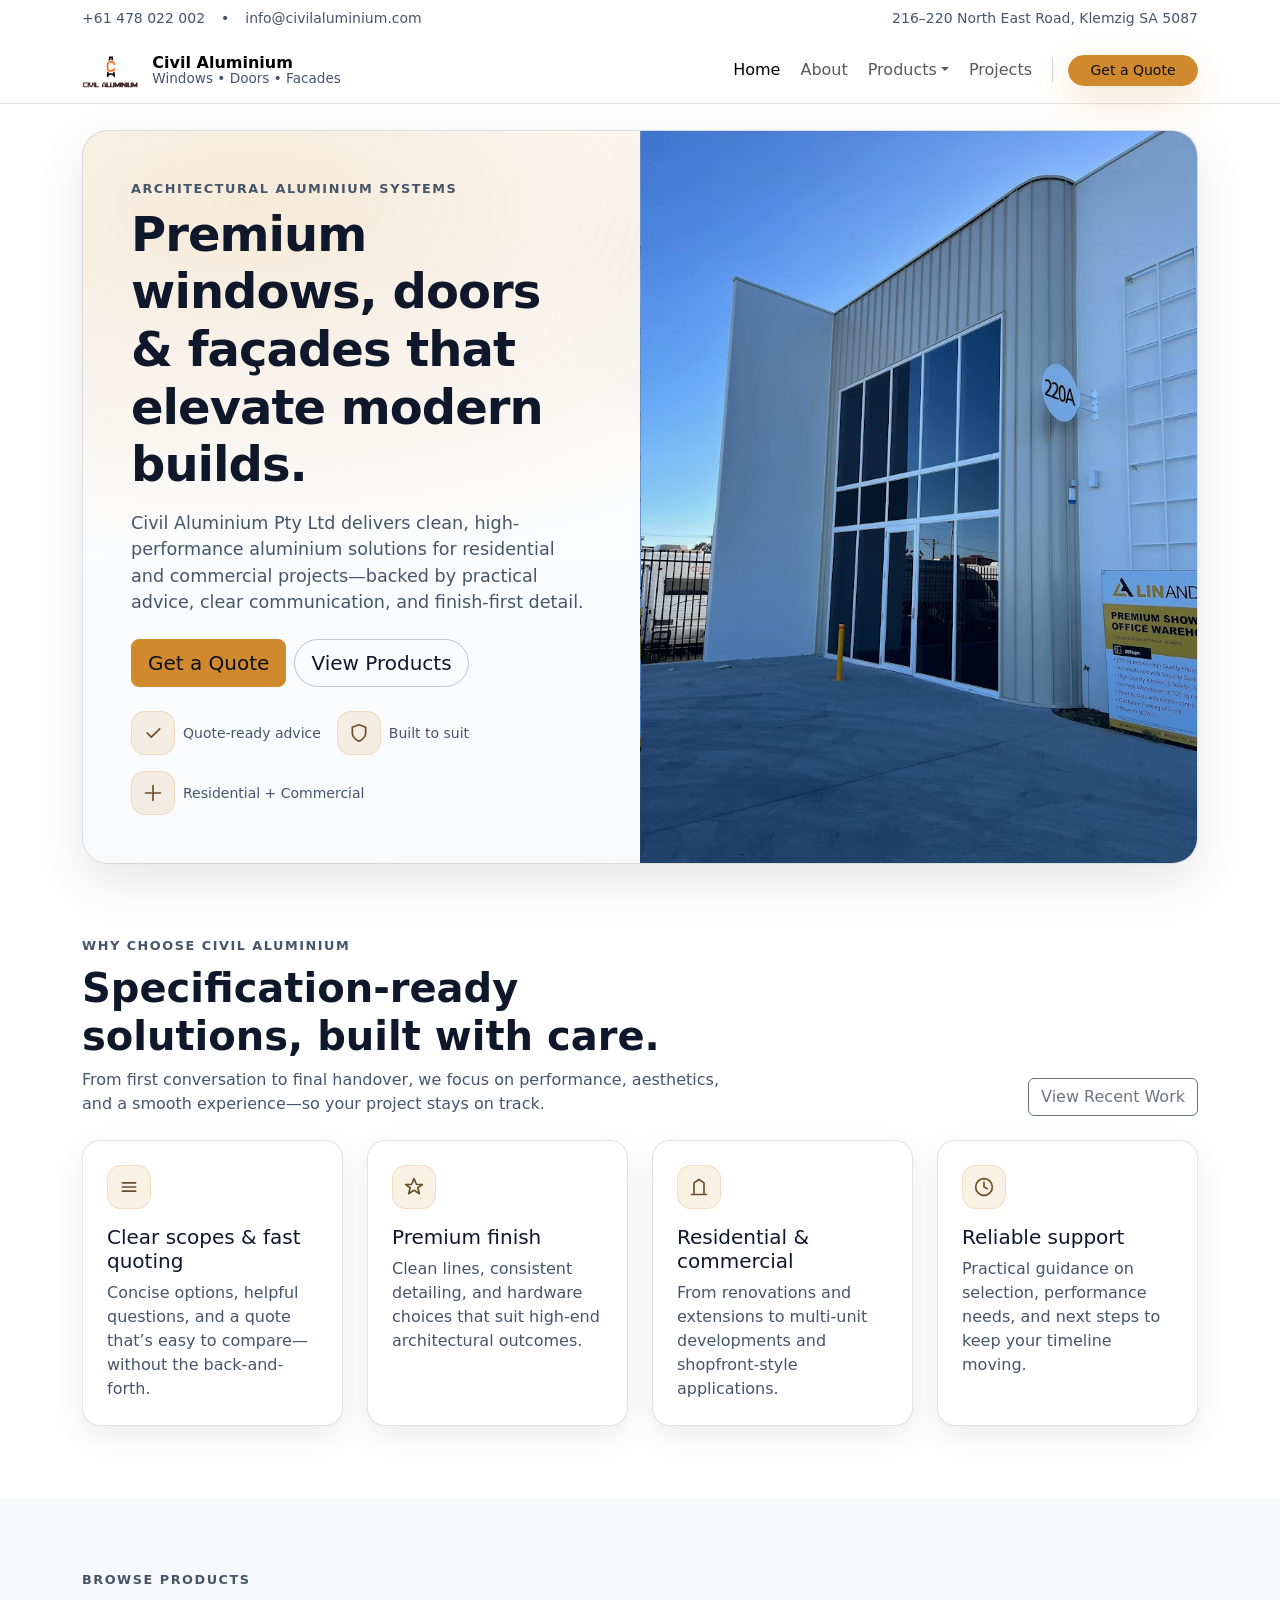
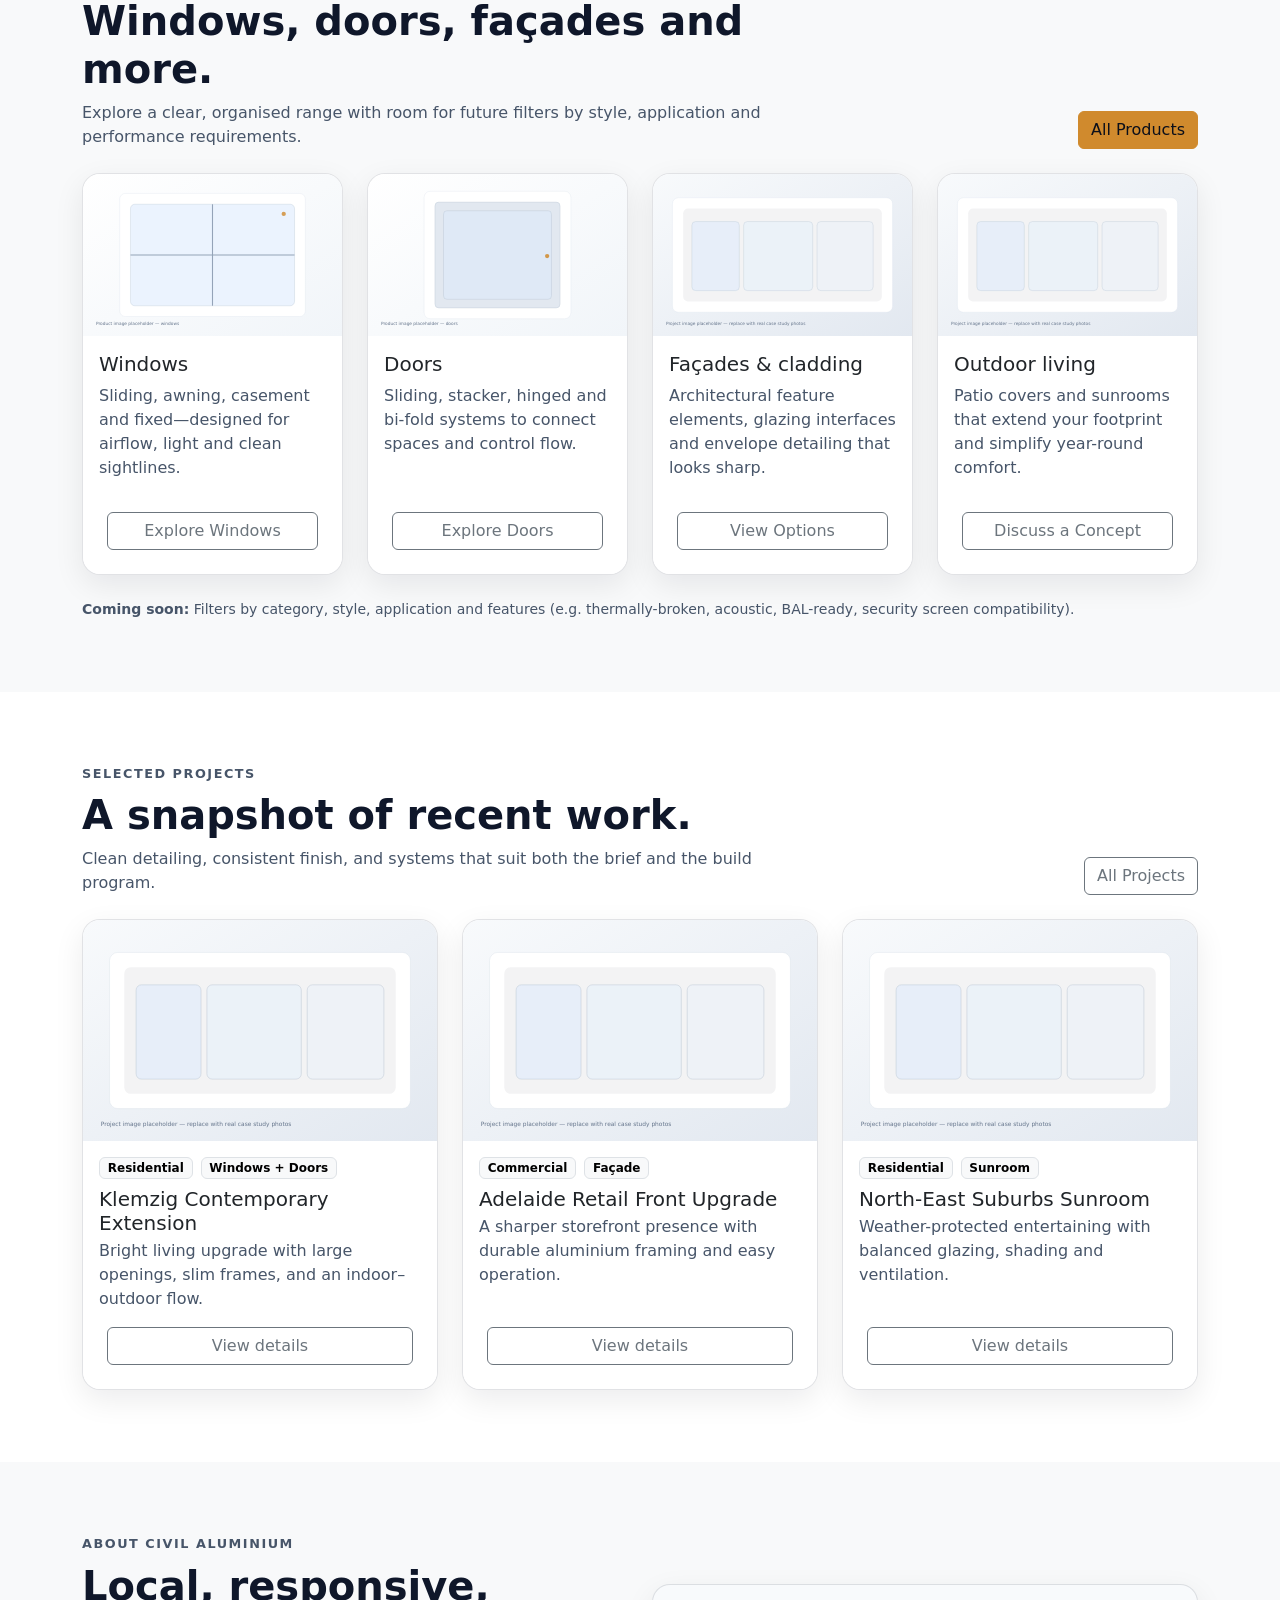
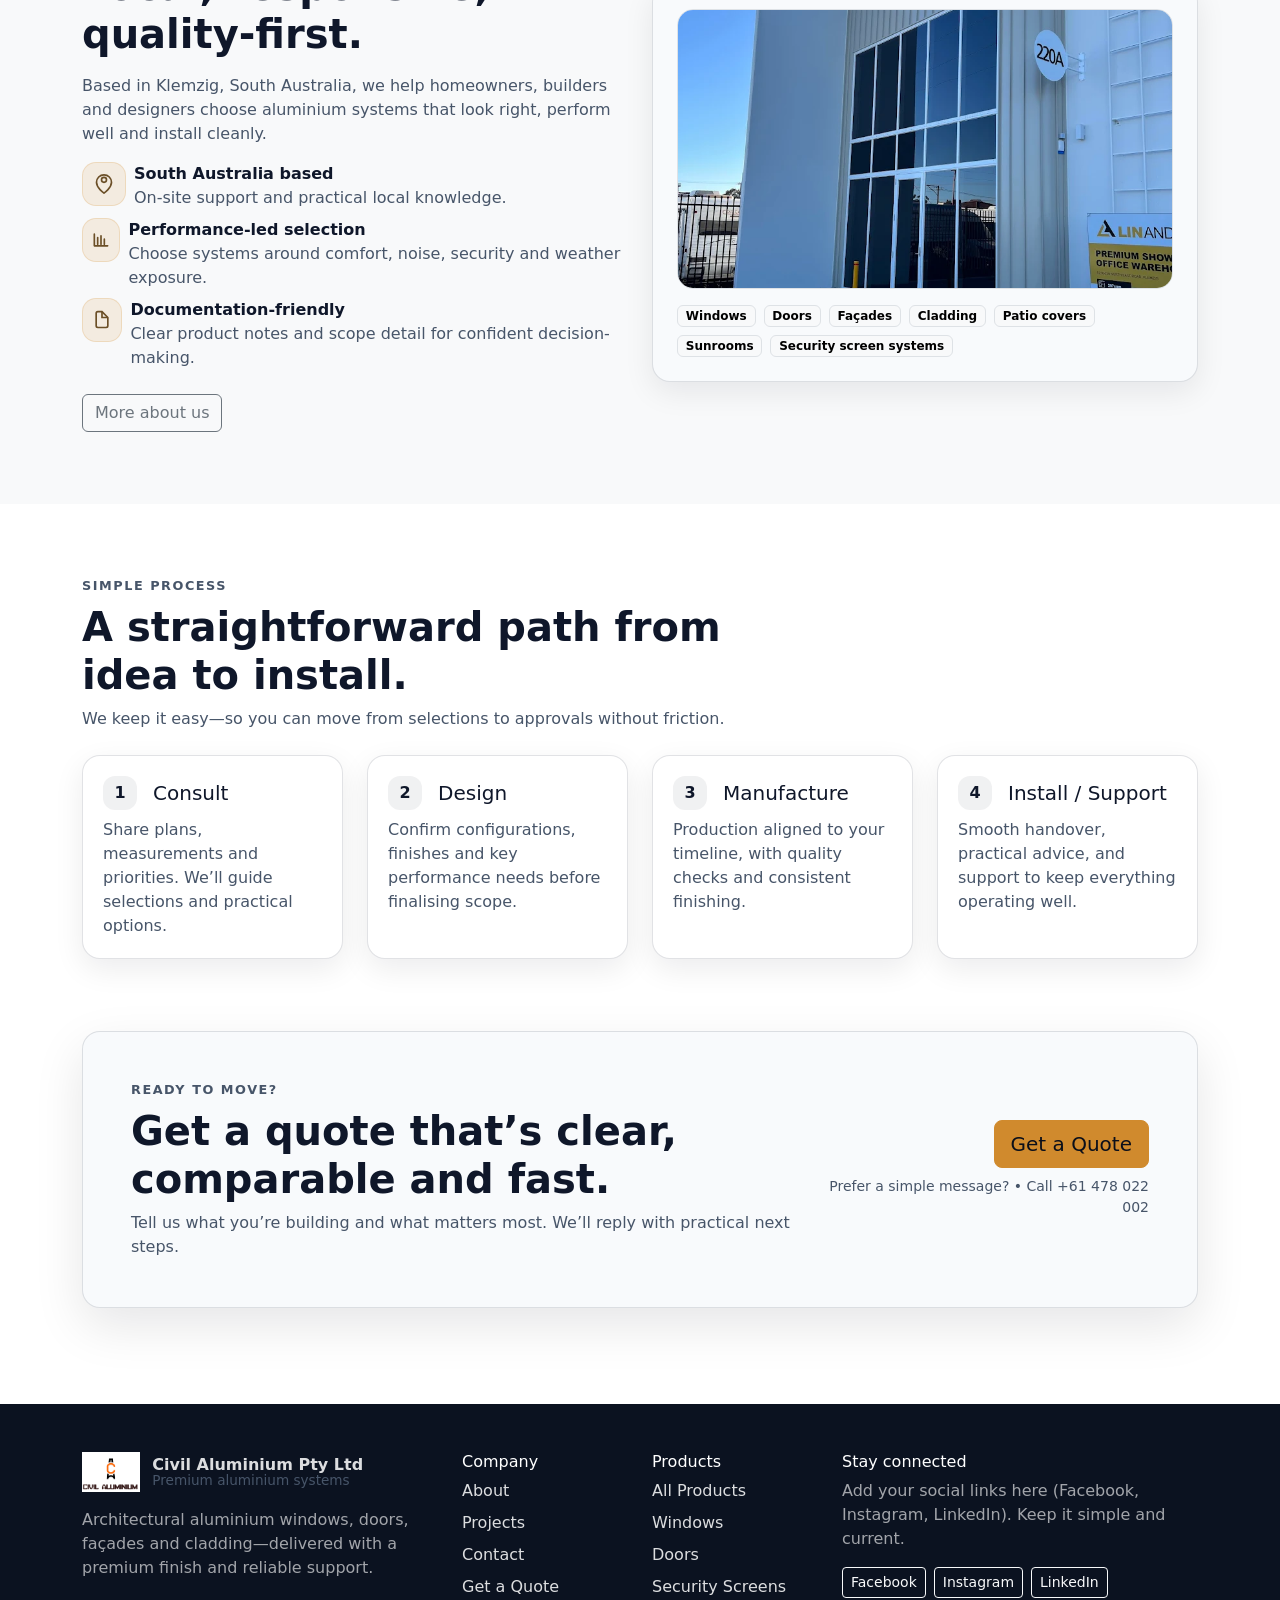
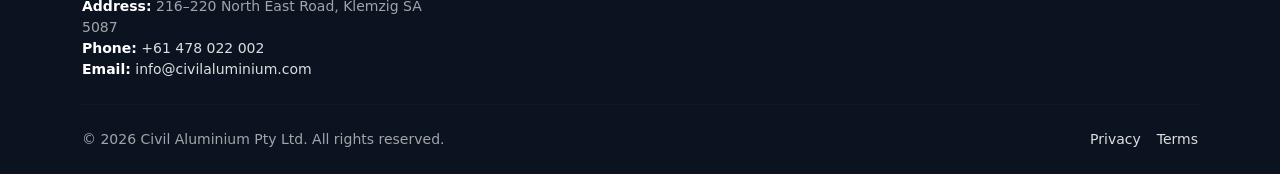
<file: index.html>
<!doctype html>
<html lang="en-AU">
<head>
  <meta charset="utf-8">
  <meta name="viewport" content="width=device-width, initial-scale=1">
  <title>Civil Aluminium Pty Ltd | Premium Aluminium Windows, Doors & Facades (SA)</title>
  <meta name="description" content="Civil Aluminium Pty Ltd designs and supplies premium aluminium windows, doors, façades and cladding for residential and commercial projects across South Australia. Request a quote.">
  <meta name="theme-color" content="#0b1220">
  <link rel="icon" href="images/logo.png">

  <meta property="og:title" content="Civil Aluminium Pty Ltd">
  <meta property="og:description" content="Premium aluminium windows, doors, façades and cladding — built for modern Australian projects.">
  <meta property="og:type" content="website">

  <link href="https://cdn.jsdelivr.net/npm/bootstrap@5.3.3/dist/css/bootstrap.min.css" rel="stylesheet">
  <link href="css/site.css" rel="stylesheet">
  <script type="application/ld+json">
  {
    "@context":"https://schema.org",
    "@type":"LocalBusiness",
    "name":"Civil Aluminium Pty Ltd",
    "telephone":"+61 478 022 002",
    "email":"info@civilaluminium.com",
    "address":{
      "@type":"PostalAddress",
      "streetAddress":"216-220 North East Road",
      "addressLocality":"Klemzig",
      "addressRegion":"SA",
      "postalCode":"5087",
      "addressCountry":"AU"
    },
    "areaServed":"South Australia",
    "url":"https://civilaluminium.com/"
  }
  </script>
</head>
<body>
  <a class="skip-link" href="#main">Skip to content</a>

  <header class="border-bottom bg-white sticky-top">
    <div class="container py-2 d-none d-lg-block">
      <div class="d-flex align-items-center justify-content-between">
        <div class="d-flex align-items-center gap-3 small text-muted-2">
          <a class="text-decoration-none text-muted-2" href="tel:+61478022002">+61 478 022 002</a>
          <span aria-hidden="true">•</span>
          <a class="text-decoration-none text-muted-2" href="mailto:info@civilaluminium.com">info@civilaluminium.com</a>
        </div>
        <div class="small text-muted-2">
          216–220 North East Road, Klemzig SA 5087
        </div>
      </div>
    </div>

    <nav class="navbar navbar-expand-lg bg-white" aria-label="Primary">
      <div class="container">
        <a class="navbar-brand brand-lockup" href="index.html">
          <img src="images/logo.png" alt="Civil Aluminium Pty Ltd logo">
          <div class="brand-title d-none d-sm-block">
            <strong>Civil Aluminium</strong>
            <span>Windows • Doors • Facades</span>
          </div>
        </a>

        <button class="navbar-toggler" type="button" data-bs-toggle="offcanvas" data-bs-target="#offcanvasNav" aria-controls="offcanvasNav" aria-label="Open menu">
          <span class="navbar-toggler-icon"></span>
        </button>

        <div class="collapse navbar-collapse">
          <ul class="navbar-nav ms-auto align-items-lg-center gap-lg-1">
            <li class="nav-item"><a class="nav-link active" aria-current="page" href="index.html">Home</a></li>
            <li class="nav-item"><a class="nav-link" href="about.html">About</a></li>
            <li class="nav-item dropdown">
              <a class="nav-link dropdown-toggle" href="products.html" role="button" data-bs-toggle="dropdown" aria-expanded="false">Products</a>
              <ul class="dropdown-menu">
                <li><a class="dropdown-item" href="products.html">All Products</a></li>
                <li><hr class="dropdown-divider"></li>
                <li><a class="dropdown-item" href="products-windows.html">Windows</a></li>
                <li><a class="dropdown-item" href="products-doors.html">Doors</a></li>
              </ul>
            </li>
            <li class="nav-item"><a class="nav-link" href="projects.html">Projects</a></li>
            <li class="nav-item ms-lg-2 nav-cta d-flex">
              <a class="btn btn-sm btn-accent btn-quote" href="quote.html">Get a Quote</a>
            </li>
          </ul>
        </div>
      </div>
    </nav>

    <div class="offcanvas offcanvas-end" tabindex="-1" id="offcanvasNav" aria-labelledby="offcanvasNavLabel">
      <div class="offcanvas-header border-bottom">
        <div class="brand-lockup">
          <img src="images/logo.png" alt="Civil Aluminium Pty Ltd logo">
          <div class="brand-title">
            <strong id="offcanvasNavLabel">Civil Aluminium</strong>
            <span>Menu</span>
          </div>
        </div>
        <button type="button" class="btn-close" data-bs-dismiss="offcanvas" aria-label="Close menu"></button>
      </div>
      <div class="offcanvas-body">
        <div class="d-grid gap-2 mb-3">
          <a class="btn btn-accent" href="quote.html">Get a Quote</a>
          <a class="btn btn-outline-secondary" href="products.html">View Products</a>
        </div>
        <ul class="navbar-nav">
          <li class="nav-item"><a class="nav-link" href="index.html">Home</a></li>
          <li class="nav-item"><a class="nav-link" href="about.html">About</a></li>
          <li class="nav-item">
            <button class="nav-link offcanvas-accordion-toggle" type="button" data-bs-toggle="collapse" data-bs-target="#offcanvasProducts" aria-expanded="false" aria-controls="offcanvasProducts">
              <span>Products</span>
              <span class="offcanvas-chevron" aria-hidden="true"></span>
            </button>
            <div class="collapse" id="offcanvasProducts">
              <ul class="navbar-nav ms-2">
                <li class="nav-item"><a class="nav-link ps-3" href="products.html" data-bs-dismiss="offcanvas">All Products</a></li>
                <li class="nav-item"><a class="nav-link ps-3" href="products-windows.html" data-bs-dismiss="offcanvas">Windows</a></li>
                <li class="nav-item"><a class="nav-link ps-3" href="products-doors.html" data-bs-dismiss="offcanvas">Doors</a></li>
              </ul>
            </div>
          </li>
          <li class="nav-item"><a class="nav-link" href="projects.html">Projects</a></li>
          <li class="nav-item"><a class="nav-link" href="contact.html">Contact</a></li>
        </ul>
        <hr class="my-4">
        <div class="small text-muted-2">
          <div class="mb-2"><strong>Call:</strong> <a href="tel:+61478022002">+61 478 022 002</a></div>
          <div class="mb-2"><strong>Email:</strong> <a href="mailto:info@civilaluminium.com">info@civilaluminium.com</a></div>
          <div><strong>Visit:</strong> 216–220 North East Road, Klemzig SA 5087</div>
        </div>
      </div>
    </div>
  </header>

  <main id="main">
    <section class="section">
      <div class="container">
        <div class="hero shadow-premium">
          <div class="row g-0 align-items-stretch">
            <div class="col-lg-6 p-4 p-md-5">
              <p class="eyebrow mb-2">Architectural aluminium systems</p>
              <h1 class="display-5 fw-semibold mb-3">Premium windows, doors & façades that elevate modern builds.</h1>
              <p class="hero-lead mb-4">Civil Aluminium Pty Ltd delivers clean, high-performance aluminium solutions for residential and commercial projects—backed by practical advice, clear communication, and finish-first detail.</p>
              <div class="d-flex flex-column flex-sm-row gap-2">
                <a class="btn btn-accent btn-lg" href="quote.html">Get a Quote</a>
                <a class="btn btn-ghost btn-lg" href="products.html">View Products</a>
              </div>
              <div class="mt-4 d-flex flex-wrap gap-3 small text-muted-2">
                <span class="d-inline-flex align-items-center gap-2"><span class="icon-badge" aria-hidden="true">
                  <svg width="20" height="20" viewBox="0 0 24 24" fill="none"><path d="M20 7L10 17l-5-5" stroke="currentColor" stroke-width="2" stroke-linecap="round" stroke-linejoin="round"/></svg>
                </span>Quote-ready advice</span>
                <span class="d-inline-flex align-items-center gap-2"><span class="icon-badge" aria-hidden="true">
                  <svg width="20" height="20" viewBox="0 0 24 24" fill="none"><path d="M12 22s8-4 8-10V5l-8-3-8 3v7c0 6 8 10 8 10Z" stroke="currentColor" stroke-width="2" stroke-linecap="round" stroke-linejoin="round"/></svg>
                </span>Built to suit</span>
                <span class="d-inline-flex align-items-center gap-2"><span class="icon-badge" aria-hidden="true">
                  <svg width="20" height="20" viewBox="0 0 24 24" fill="none"><path d="M3 12h18M12 3v18" stroke="currentColor" stroke-width="2" stroke-linecap="round"/></svg>
                </span>Residential + Commercial</span>
              </div>
            </div>
            <div class="col-lg-6 hero-media" aria-hidden="true"></div>
          </div>
        </div>
      </div>
    </section>

    <section class="section pt-0">
      <div class="container">
        <div class="row align-items-end g-4 mb-4">
          <div class="col-lg-7" data-reveal>
            <p class="eyebrow mb-2">Why choose Civil Aluminium</p>
            <h2 class="h1 fw-semibold mb-2">Specification-ready solutions, built with care.</h2>
            <p class="text-muted-2 mb-0">From first conversation to final handover, we focus on performance, aesthetics, and a smooth experience—so your project stays on track.</p>
          </div>
          <div class="col-lg-5 text-lg-end" data-reveal>
            <a class="btn btn-outline-secondary" href="projects.html">View Recent Work</a>
          </div>
        </div>

        <div class="row g-4">
          <div class="col-md-6 col-lg-3" data-reveal>
            <div class="surface trust-item p-4 h-100 shadow-soft">
              <div class="icon-badge mb-3" aria-hidden="true">
                <svg width="20" height="20" viewBox="0 0 24 24" fill="none"><path d="M4 7h16M4 12h16M4 17h16" stroke="currentColor" stroke-width="2" stroke-linecap="round"/></svg>
              </div>
              <h3 class="h5 mb-2">Clear scopes & fast quoting</h3>
              <p class="text-muted-2 mb-0">Concise options, helpful questions, and a quote that’s easy to compare—without the back-and-forth.</p>
            </div>
          </div>
          <div class="col-md-6 col-lg-3" data-reveal>
            <div class="surface trust-item p-4 h-100 shadow-soft">
              <div class="icon-badge mb-3" aria-hidden="true">
                <svg width="20" height="20" viewBox="0 0 24 24" fill="none"><path d="M12 2l3 7h7l-5.5 4.1L18.5 20 12 16l-6.5 4 2-6.9L2 9h7l3-7Z" stroke="currentColor" stroke-width="2" stroke-linejoin="round"/></svg>
              </div>
              <h3 class="h5 mb-2">Premium finish</h3>
              <p class="text-muted-2 mb-0">Clean lines, consistent detailing, and hardware choices that suit high-end architectural outcomes.</p>
            </div>
          </div>
          <div class="col-md-6 col-lg-3" data-reveal>
            <div class="surface trust-item p-4 h-100 shadow-soft">
              <div class="icon-badge mb-3" aria-hidden="true">
                <svg width="20" height="20" viewBox="0 0 24 24" fill="none"><path d="M3 21h18M6 21V7l6-4 6 4v14" stroke="currentColor" stroke-width="2" stroke-linecap="round" stroke-linejoin="round"/></svg>
              </div>
              <h3 class="h5 mb-2">Residential & commercial</h3>
              <p class="text-muted-2 mb-0">From renovations and extensions to multi-unit developments and shopfront-style applications.</p>
            </div>
          </div>
          <div class="col-md-6 col-lg-3" data-reveal>
            <div class="surface trust-item p-4 h-100 shadow-soft">
              <div class="icon-badge mb-3" aria-hidden="true">
                <svg width="20" height="20" viewBox="0 0 24 24" fill="none"><path d="M12 22a10 10 0 1 0-10-10 10 10 0 0 0 10 10Z" stroke="currentColor" stroke-width="2"/><path d="M12 6v6l4 2" stroke="currentColor" stroke-width="2" stroke-linecap="round"/></svg>
              </div>
              <h3 class="h5 mb-2">Reliable support</h3>
              <p class="text-muted-2 mb-0">Practical guidance on selection, performance needs, and next steps to keep your timeline moving.</p>
            </div>
          </div>
        </div>
      </div>
    </section>

    <section class="section bg-light">
      <div class="container">
        <div class="row align-items-end g-4 mb-4">
          <div class="col-lg-8" data-reveal>
            <p class="eyebrow mb-2">Browse products</p>
            <h2 class="h1 fw-semibold mb-2">Windows, doors, façades and more.</h2>
            <p class="text-muted-2 mb-0">Explore a clear, organised range with room for future filters by style, application and performance requirements.</p>
          </div>
          <div class="col-lg-4 text-lg-end" data-reveal>
            <a class="btn btn-accent" href="products.html">All Products</a>
          </div>
        </div>

        <div class="row g-4">
          <div class="col-md-6 col-lg-3" data-reveal>
            <article class="card card-premium h-100">
              <img class="card-img-top" src="images/placeholder-windows.svg" alt="Windows product category placeholder" loading="lazy" decoding="async">
              <div class="card-body">
                <h3 class="h5">Windows</h3>
                <p class="text-muted-2">Sliding, awning, casement and fixed—designed for airflow, light and clean sightlines.</p>
              </div>
              <div class="card-footer bg-white border-0 pt-0 pb-4 px-4">
                <a class="btn btn-outline-secondary w-100" href="products-windows.html">Explore Windows</a>
              </div>
            </article>
          </div>
          <div class="col-md-6 col-lg-3" data-reveal>
            <article class="card card-premium h-100">
              <img class="card-img-top" src="images/placeholder-doors.svg" alt="Doors product category placeholder" loading="lazy" decoding="async">
              <div class="card-body">
                <h3 class="h5">Doors</h3>
                <p class="text-muted-2">Sliding, stacker, hinged and bi-fold systems to connect spaces and control flow.</p>
              </div>
              <div class="card-footer bg-white border-0 pt-0 pb-4 px-4">
                <a class="btn btn-outline-secondary w-100" href="products-doors.html">Explore Doors</a>
              </div>
            </article>
          </div>
          <div class="col-md-6 col-lg-3" data-reveal>
            <article class="card card-premium h-100">
              <img class="card-img-top" src="images/placeholder-project.svg" alt="Facade and cladding placeholder" loading="lazy" decoding="async">
              <div class="card-body">
                <h3 class="h5">Façades & cladding</h3>
                <p class="text-muted-2">Architectural feature elements, glazing interfaces and envelope detailing that looks sharp.</p>
              </div>
              <div class="card-footer bg-white border-0 pt-0 pb-4 px-4">
                <a class="btn btn-outline-secondary w-100" href="products.html#facades">View Options</a>
              </div>
            </article>
          </div>
          <div class="col-md-6 col-lg-3" data-reveal>
            <article class="card card-premium h-100">
              <img class="card-img-top" src="images/placeholder-project.svg" alt="Outdoor living systems placeholder" loading="lazy" decoding="async">
              <div class="card-body">
                <h3 class="h5">Outdoor living</h3>
                <p class="text-muted-2">Patio covers and sunrooms that extend your footprint and simplify year-round comfort.</p>
              </div>
              <div class="card-footer bg-white border-0 pt-0 pb-4 px-4">
                <a class="btn btn-outline-secondary w-100" href="quote.html">Discuss a Concept</a>
              </div>
            </article>
          </div>
        </div>

        <div class="mt-4 small text-muted-2" data-reveal>
          <strong>Coming soon:</strong> Filters by category, style, application and features (e.g. thermally-broken, acoustic, BAL-ready, security screen compatibility).
        </div>
      </div>
    </section>

    <section class="section">
      <div class="container">
        <div class="row align-items-end g-4 mb-4">
          <div class="col-lg-8" data-reveal>
            <p class="eyebrow mb-2">Selected projects</p>
            <h2 class="h1 fw-semibold mb-2">A snapshot of recent work.</h2>
            <p class="text-muted-2 mb-0">Clean detailing, consistent finish, and systems that suit both the brief and the build program.</p>
          </div>
          <div class="col-lg-4 text-lg-end" data-reveal>
            <a class="btn btn-outline-secondary" href="projects.html">All Projects</a>
          </div>
        </div>

        <div class="row g-4">
          <div class="col-md-6 col-lg-4" data-reveal>
            <article class="card card-premium h-100">
              <img class="card-img-top" src="images/placeholder-project.svg" alt="Project placeholder image" loading="lazy" decoding="async">
              <div class="card-body">
                <div class="d-flex flex-wrap gap-2 mb-2">
                  <span class="badge text-bg-light border">Residential</span>
                  <span class="badge text-bg-light border">Windows + Doors</span>
                </div>
                <h3 class="h5 mb-1">Klemzig Contemporary Extension</h3>
                <p class="text-muted-2 mb-0">Bright living upgrade with large openings, slim frames, and an indoor–outdoor flow.</p>
              </div>
              <div class="card-footer bg-white border-0 pt-0 pb-4 px-4">
                <a class="btn btn-outline-secondary w-100" href="projects.html#project-grid">View details</a>
              </div>
            </article>
          </div>
          <div class="col-md-6 col-lg-4" data-reveal>
            <article class="card card-premium h-100">
              <img class="card-img-top" src="images/placeholder-project.svg" alt="Project placeholder image" loading="lazy" decoding="async">
              <div class="card-body">
                <div class="d-flex flex-wrap gap-2 mb-2">
                  <span class="badge text-bg-light border">Commercial</span>
                  <span class="badge text-bg-light border">Façade</span>
                </div>
                <h3 class="h5 mb-1">Adelaide Retail Front Upgrade</h3>
                <p class="text-muted-2 mb-0">A sharper storefront presence with durable aluminium framing and easy operation.</p>
              </div>
              <div class="card-footer bg-white border-0 pt-0 pb-4 px-4">
                <a class="btn btn-outline-secondary w-100" href="projects.html#project-grid">View details</a>
              </div>
            </article>
          </div>
          <div class="col-md-6 col-lg-4" data-reveal>
            <article class="card card-premium h-100">
              <img class="card-img-top" src="images/placeholder-project.svg" alt="Project placeholder image" loading="lazy" decoding="async">
              <div class="card-body">
                <div class="d-flex flex-wrap gap-2 mb-2">
                  <span class="badge text-bg-light border">Residential</span>
                  <span class="badge text-bg-light border">Sunroom</span>
                </div>
                <h3 class="h5 mb-1">North-East Suburbs Sunroom</h3>
                <p class="text-muted-2 mb-0">Weather-protected entertaining with balanced glazing, shading and ventilation.</p>
              </div>
              <div class="card-footer bg-white border-0 pt-0 pb-4 px-4">
                <a class="btn btn-outline-secondary w-100" href="projects.html#project-grid">View details</a>
              </div>
            </article>
          </div>
        </div>
      </div>
    </section>

    <section class="section bg-light">
      <div class="container">
        <div class="row g-4 align-items-center">
          <div class="col-lg-6" data-reveal>
            <p class="eyebrow mb-2">About Civil Aluminium</p>
            <h2 class="h1 fw-semibold mb-3">Local, responsive, quality-first.</h2>
            <p class="text-muted-2 mb-3">Based in Klemzig, South Australia, we help homeowners, builders and designers choose aluminium systems that look right, perform well and install cleanly.</p>
            <ul class="list-unstyled mb-4">
              <li class="d-flex gap-2 mb-2"><span class="icon-badge" aria-hidden="true">
                <svg width="20" height="20" viewBox="0 0 24 24" fill="none"><path d="M21 10c0 7-9 13-9 13S3 17 3 10a9 9 0 0 1 18 0Z" stroke="currentColor" stroke-width="2"/><path d="M12 10a3 3 0 1 0-3-3 3 3 0 0 0 3 3Z" stroke="currentColor" stroke-width="2"/></svg>
              </span><div><strong>South Australia based</strong><div class="text-muted-2">On-site support and practical local knowledge.</div></div></li>
              <li class="d-flex gap-2 mb-2"><span class="icon-badge" aria-hidden="true">
                <svg width="20" height="20" viewBox="0 0 24 24" fill="none"><path d="M4 19V5m0 14h16M8 17V9m4 8V7m4 10v-6" stroke="currentColor" stroke-width="2" stroke-linecap="round"/></svg>
              </span><div><strong>Performance-led selection</strong><div class="text-muted-2">Choose systems around comfort, noise, security and weather exposure.</div></div></li>
              <li class="d-flex gap-2"><span class="icon-badge" aria-hidden="true">
                <svg width="20" height="20" viewBox="0 0 24 24" fill="none"><path d="M7 21h10a2 2 0 0 0 2-2V9l-7-7H7a2 2 0 0 0-2 2v15a2 2 0 0 0 2 2Z" stroke="currentColor" stroke-width="2"/><path d="M12 2v7h7" stroke="currentColor" stroke-width="2"/></svg>
              </span><div><strong>Documentation-friendly</strong><div class="text-muted-2">Clear product notes and scope detail for confident decision-making.</div></div></li>
            </ul>
            <a class="btn btn-outline-secondary" href="about.html">More about us</a>
          </div>
          <div class="col-lg-6" data-reveal>
            <div class="surface-soft shadow-soft p-4">
              <div class="ratio ratio-16x9 rounded-4 overflow-hidden border" style="background:#fff;">
                <img src="images/hero.webp" alt="Architectural aluminium systems" class="w-100 h-100" style="object-fit:cover;" loading="lazy" decoding="async">
              </div>
              <div class="mt-3 d-flex flex-wrap gap-2">
                <span class="badge text-bg-light border">Windows</span>
                <span class="badge text-bg-light border">Doors</span>
                <span class="badge text-bg-light border">Façades</span>
                <span class="badge text-bg-light border">Cladding</span>
                <span class="badge text-bg-light border">Patio covers</span>
                <span class="badge text-bg-light border">Sunrooms</span>
                <span class="badge text-bg-light border">Security screen systems</span>
              </div>
            </div>
          </div>
        </div>
      </div>
    </section>

    <section class="section">
      <div class="container">
        <div class="row align-items-end g-4 mb-4">
          <div class="col-lg-8" data-reveal>
            <p class="eyebrow mb-2">Simple process</p>
            <h2 class="h1 fw-semibold mb-2">A straightforward path from idea to install.</h2>
            <p class="text-muted-2 mb-0">We keep it easy—so you can move from selections to approvals without friction.</p>
          </div>
        </div>

        <div class="row g-4">
          <div class="col-md-6 col-lg-3" data-reveal>
            <div class="step">
              <div class="d-flex align-items-center gap-3 mb-2">
                <div class="step-number">1</div>
                <h3 class="h5 mb-0">Consult</h3>
              </div>
              <p class="text-muted-2 mb-0">Share plans, measurements and priorities. We’ll guide selections and practical options.</p>
            </div>
          </div>
          <div class="col-md-6 col-lg-3" data-reveal>
            <div class="step">
              <div class="d-flex align-items-center gap-3 mb-2">
                <div class="step-number">2</div>
                <h3 class="h5 mb-0">Design</h3>
              </div>
              <p class="text-muted-2 mb-0">Confirm configurations, finishes and key performance needs before finalising scope.</p>
            </div>
          </div>
          <div class="col-md-6 col-lg-3" data-reveal>
            <div class="step">
              <div class="d-flex align-items-center gap-3 mb-2">
                <div class="step-number">3</div>
                <h3 class="h5 mb-0">Manufacture</h3>
              </div>
              <p class="text-muted-2 mb-0">Production aligned to your timeline, with quality checks and consistent finishing.</p>
            </div>
          </div>
          <div class="col-md-6 col-lg-3" data-reveal>
            <div class="step">
              <div class="d-flex align-items-center gap-3 mb-2">
                <div class="step-number">4</div>
                <h3 class="h5 mb-0">Install / Support</h3>
              </div>
              <p class="text-muted-2 mb-0">Smooth handover, practical advice, and support to keep everything operating well.</p>
            </div>
          </div>
        </div>
      </div>
    </section>

    <section class="section pt-0">
      <div class="container" data-reveal>
        <div class="surface-soft shadow-premium p-4 p-md-5">
          <div class="row align-items-center g-4">
            <div class="col-lg-8">
              <p class="eyebrow mb-2">Ready to move?</p>
              <h2 class="h1 fw-semibold mb-2">Get a quote that’s clear, comparable and fast.</h2>
              <p class="text-muted-2 mb-0">Tell us what you’re building and what matters most. We’ll reply with practical next steps.</p>
            </div>
            <div class="col-lg-4 text-lg-end">
              <div class="d-grid gap-2 d-sm-flex justify-content-lg-end">
                <a class="btn btn-accent btn-lg" href="quote.html">Get a Quote</a>
              </div>
              <div class="small text-muted-2 mt-2">
                <a class="cta-secondary" href="contact.html">Prefer a simple message?</a>
                <span aria-hidden="true">•</span>
                <span>Call</span> <a href="tel:+61478022002">+61 478 022 002</a>
              </div>
            </div>
          </div>
        </div>
      </div>
    </section>
  </main>

  <div class="mobile-call">
    <a class="btn btn-accent w-100 py-3" href="tel:+61478022002" aria-label="Call Civil Aluminium">Call +61 478 022 002</a>
  </div>

  <footer class="pt-5 pb-4 mt-4">
    <div class="container">
      <div class="row g-4">
        <div class="col-lg-4">
          <div class="brand-lockup mb-3">
            <img src="images/logo.png" alt="Civil Aluminium Pty Ltd logo">
            <div class="brand-title">
              <strong>Civil Aluminium Pty Ltd</strong>
              <span class="footer-muted">Premium aluminium systems</span>
            </div>
          </div>
          <p class="footer-muted mb-3">Architectural aluminium windows, doors, façades and cladding—delivered with a premium finish and reliable support.</p>
          <div class="small footer-muted">
            <div><strong class="text-white">Address:</strong> 216–220 North East Road, Klemzig SA 5087</div>
            <div><strong class="text-white">Phone:</strong> <a href="tel:+61478022002">+61 478 022 002</a></div>
            <div><strong class="text-white">Email:</strong> <a href="mailto:info@civilaluminium.com">info@civilaluminium.com</a></div>
          </div>
        </div>
        <div class="col-6 col-lg-2">
          <h3 class="h6 text-white">Company</h3>
          <ul class="list-unstyled footer-muted">
            <li class="mb-2"><a href="about.html">About</a></li>
            <li class="mb-2"><a href="projects.html">Projects</a></li>
            <li class="mb-2"><a href="contact.html">Contact</a></li>
            <li class="mb-2"><a href="quote.html">Get a Quote</a></li>
          </ul>
        </div>
        <div class="col-6 col-lg-2">
          <h3 class="h6 text-white">Products</h3>
          <ul class="list-unstyled footer-muted">
            <li class="mb-2"><a href="products.html">All Products</a></li>
            <li class="mb-2"><a href="products-windows.html">Windows</a></li>
            <li class="mb-2"><a href="products-doors.html">Doors</a></li>
            <li class="mb-2"><a href="products.html#security">Security Screens</a></li>
          </ul>
        </div>
        <div class="col-lg-4">
          <h3 class="h6 text-white">Stay connected</h3>
          <p class="footer-muted mb-3">Add your social links here (Facebook, Instagram, LinkedIn). Keep it simple and current.</p>
          <div class="d-flex flex-wrap gap-2">
            <a class="btn btn-sm btn-outline-light" href="#" aria-label="Facebook (placeholder)">Facebook</a>
            <a class="btn btn-sm btn-outline-light" href="#" aria-label="Instagram (placeholder)">Instagram</a>
            <a class="btn btn-sm btn-outline-light" href="#" aria-label="LinkedIn (placeholder)">LinkedIn</a>
          </div>
        </div>
      </div>
      <hr class="border-secondary border-opacity-25 my-4">
      <div class="d-flex flex-column flex-md-row gap-2 justify-content-between small footer-muted">
        <div>© <span id="year"></span> Civil Aluminium Pty Ltd. All rights reserved.</div>
        <div class="d-flex gap-3">
          <a href="contact.html">Privacy</a>
          <a href="contact.html">Terms</a>
        </div>
      </div>
    </div>
  </footer>

  <script src="https://cdn.jsdelivr.net/npm/bootstrap@5.3.3/dist/js/bootstrap.bundle.min.js"></script>
  <script src="js/site.js"></script>
  <script>
    document.getElementById("year").textContent = new Date().getFullYear();
  </script>
</body>
</html>
</file>
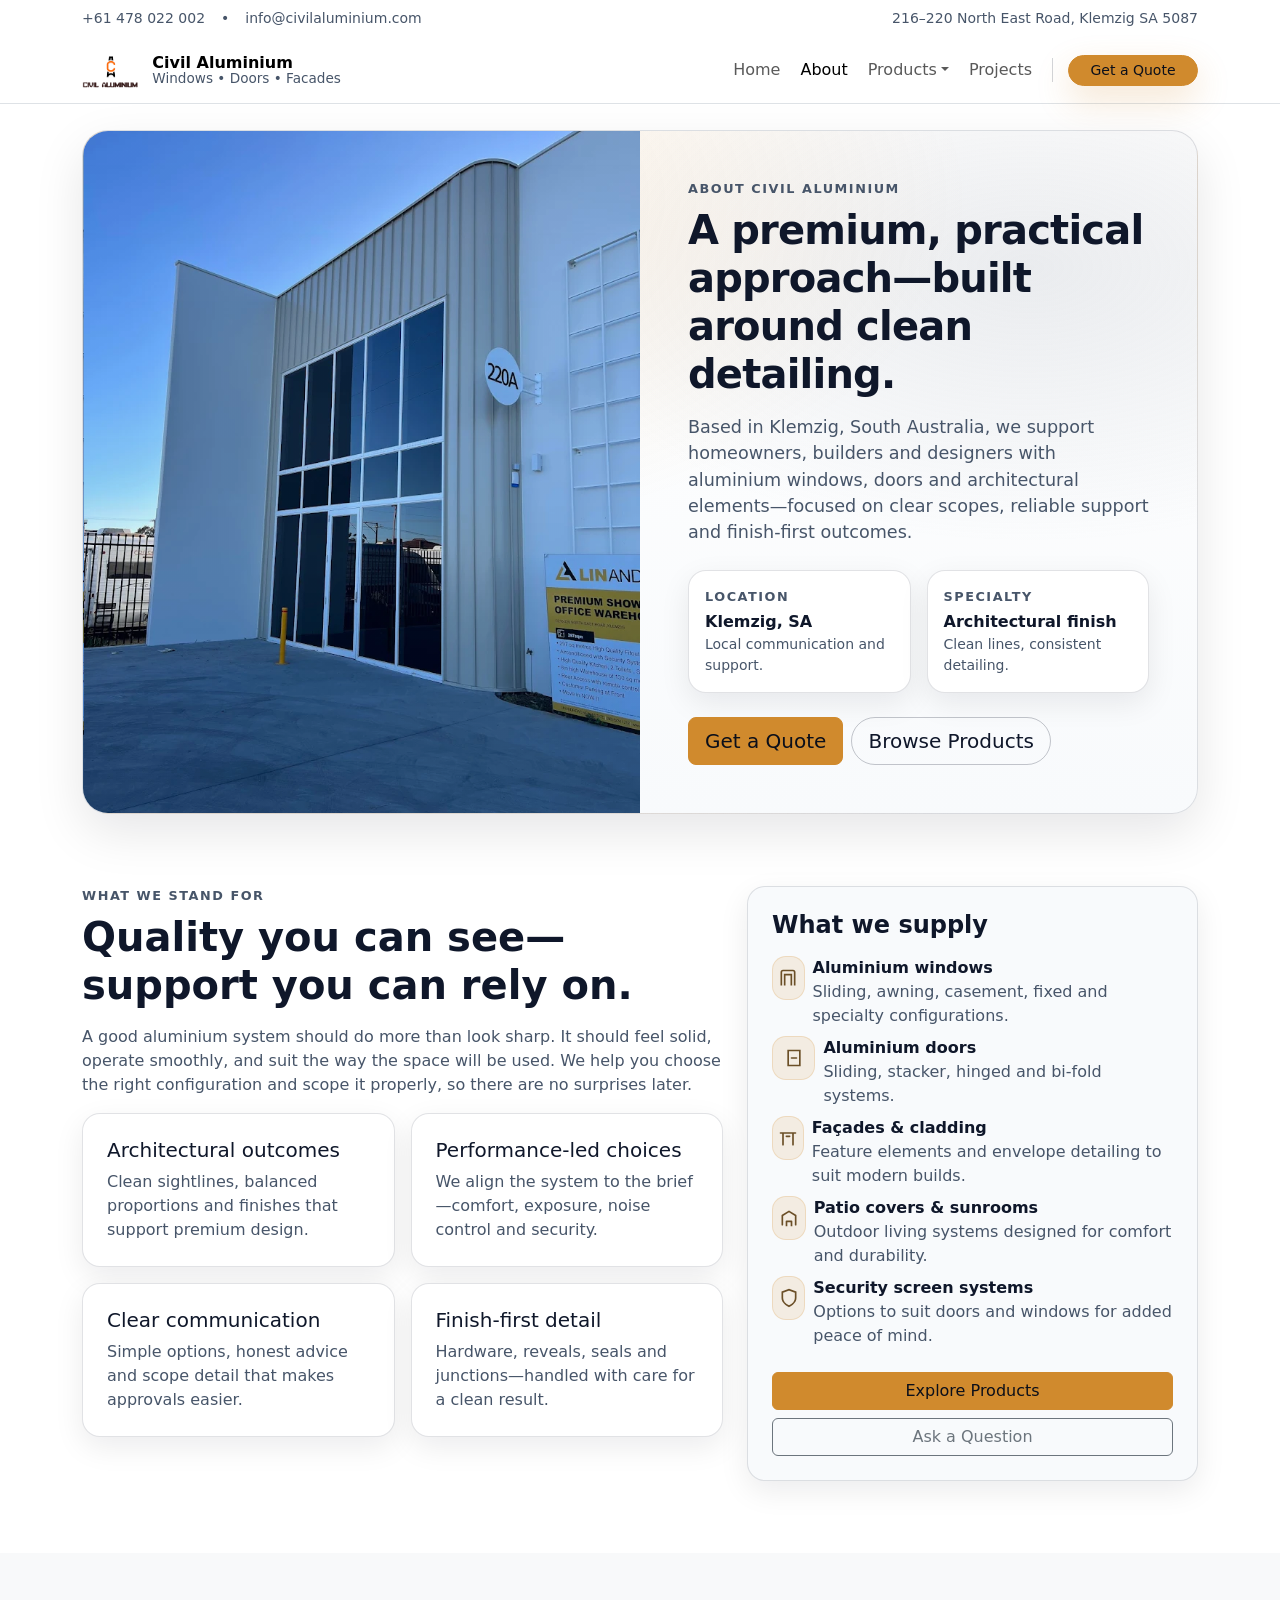
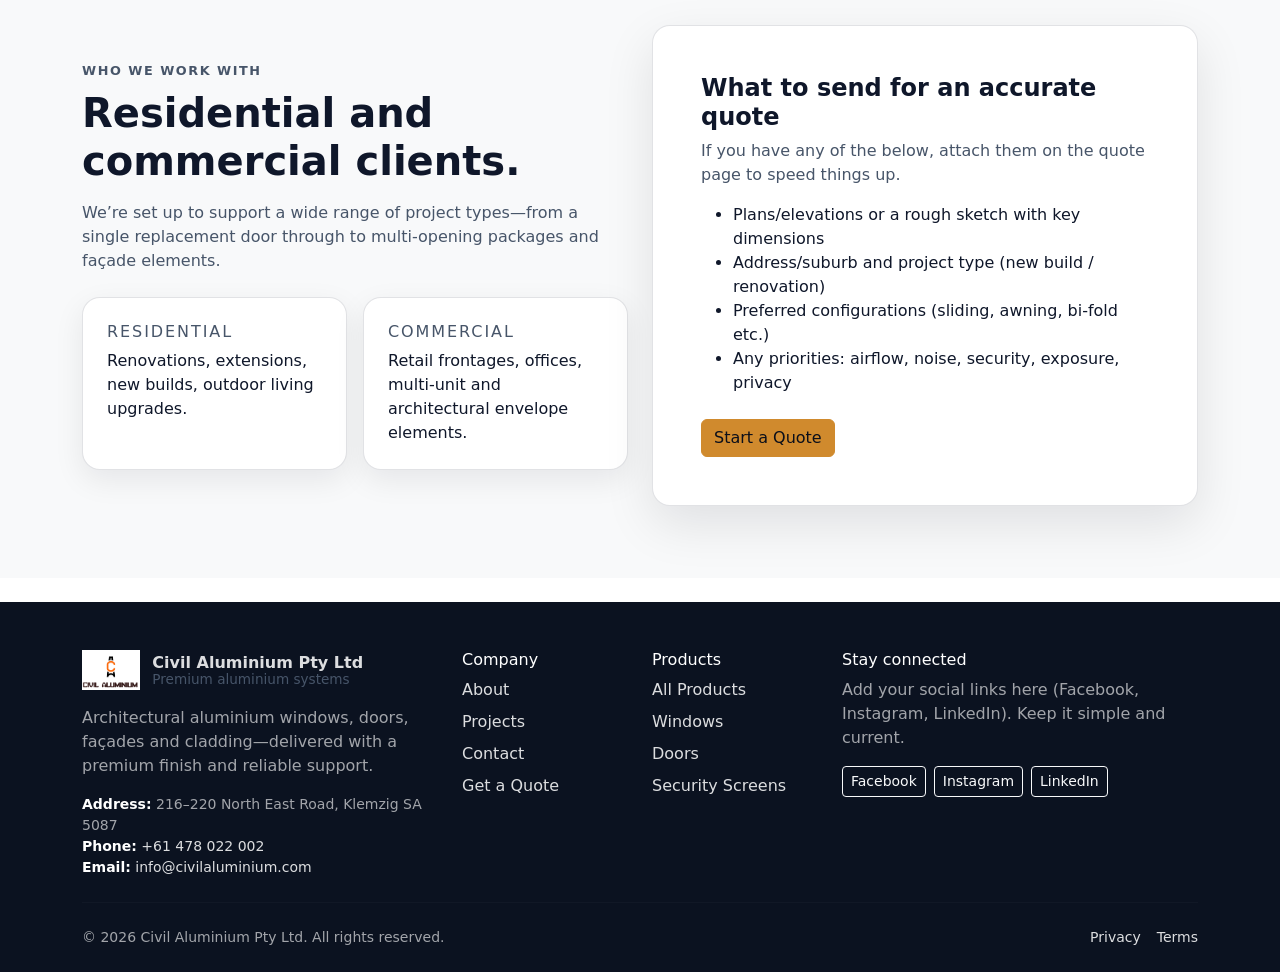
<file: about.html>
<!doctype html>
<html lang="en-AU">
<head>
  <meta charset="utf-8">
  <meta name="viewport" content="width=device-width, initial-scale=1">
  <title>About | Civil Aluminium Pty Ltd</title>
  <meta name="description" content="Learn about Civil Aluminium Pty Ltd, a South Australia based supplier of premium aluminium windows, doors, façades, cladding and outdoor living systems.">
  <meta name="theme-color" content="#0b1220">
  <link rel="icon" href="images/logo.png">
  <link href="https://cdn.jsdelivr.net/npm/bootstrap@5.3.3/dist/css/bootstrap.min.css" rel="stylesheet">
  <link href="css/site.css" rel="stylesheet">
  <script type="application/ld+json">
  {
    "@context":"https://schema.org",
    "@type":"AboutPage",
    "name":"About Civil Aluminium Pty Ltd",
    "url":"https://civilaluminium.com/about"
  }
  </script>
</head>
<body>
  <a class="skip-link" href="#main">Skip to content</a>

  <header class="border-bottom bg-white sticky-top">
    <div class="container py-2 d-none d-lg-block">
      <div class="d-flex align-items-center justify-content-between">
        <div class="d-flex align-items-center gap-3 small text-muted-2">
          <a class="text-decoration-none text-muted-2" href="tel:+61478022002">+61 478 022 002</a>
          <span aria-hidden="true">•</span>
          <a class="text-decoration-none text-muted-2" href="mailto:info@civilaluminium.com">info@civilaluminium.com</a>
        </div>
        <div class="small text-muted-2">
          216–220 North East Road, Klemzig SA 5087
        </div>
      </div>
    </div>

    <nav class="navbar navbar-expand-lg bg-white" aria-label="Primary">
      <div class="container">
        <a class="navbar-brand brand-lockup" href="index.html">
          <img src="images/logo.png" alt="Civil Aluminium Pty Ltd logo">
          <div class="brand-title d-none d-sm-block">
            <strong>Civil Aluminium</strong>
            <span>Windows • Doors • Facades</span>
          </div>
        </a>

        <button class="navbar-toggler" type="button" data-bs-toggle="offcanvas" data-bs-target="#offcanvasNav" aria-controls="offcanvasNav" aria-label="Open menu">
          <span class="navbar-toggler-icon"></span>
        </button>

        <div class="collapse navbar-collapse">
          <ul class="navbar-nav ms-auto align-items-lg-center gap-lg-1">
            <li class="nav-item"><a class="nav-link" href="index.html">Home</a></li>
            <li class="nav-item"><a class="nav-link active" aria-current="page" href="about.html">About</a></li>
            <li class="nav-item dropdown">
              <a class="nav-link dropdown-toggle" href="products.html" role="button" data-bs-toggle="dropdown" aria-expanded="false">Products</a>
              <ul class="dropdown-menu">
                <li><a class="dropdown-item" href="products.html">All Products</a></li>
                <li><hr class="dropdown-divider"></li>
                <li><a class="dropdown-item" href="products-windows.html">Windows</a></li>
                <li><a class="dropdown-item" href="products-doors.html">Doors</a></li>
              </ul>
            </li>
            <li class="nav-item"><a class="nav-link" href="projects.html">Projects</a></li>
            <li class="nav-item ms-lg-2 nav-cta d-flex">
              <a class="btn btn-sm btn-accent btn-quote" href="quote.html">Get a Quote</a>
            </li>
          </ul>
        </div>
      </div>
    </nav>

    <div class="offcanvas offcanvas-end" tabindex="-1" id="offcanvasNav" aria-labelledby="offcanvasNavLabel">
      <div class="offcanvas-header border-bottom">
        <div class="brand-lockup">
          <img src="images/logo.png" alt="Civil Aluminium Pty Ltd logo">
          <div class="brand-title">
            <strong id="offcanvasNavLabel">Civil Aluminium</strong>
            <span>Menu</span>
          </div>
        </div>
        <button type="button" class="btn-close" data-bs-dismiss="offcanvas" aria-label="Close menu"></button>
      </div>
      <div class="offcanvas-body">
        <div class="d-grid gap-2 mb-3">
          <a class="btn btn-accent" href="quote.html">Get a Quote</a>
          <a class="btn btn-outline-secondary" href="products.html">View Products</a>
        </div>
        <ul class="navbar-nav">
          <li class="nav-item"><a class="nav-link" href="index.html">Home</a></li>
          <li class="nav-item"><a class="nav-link" href="about.html">About</a></li>
          <li class="nav-item">
            <button class="nav-link offcanvas-accordion-toggle" type="button" data-bs-toggle="collapse" data-bs-target="#offcanvasProducts" aria-expanded="false" aria-controls="offcanvasProducts">
              <span>Products</span>
              <span class="offcanvas-chevron" aria-hidden="true"></span>
            </button>
            <div class="collapse" id="offcanvasProducts">
              <ul class="navbar-nav ms-2">
                <li class="nav-item"><a class="nav-link ps-3" href="products.html" data-bs-dismiss="offcanvas">All Products</a></li>
                <li class="nav-item"><a class="nav-link ps-3" href="products-windows.html" data-bs-dismiss="offcanvas">Windows</a></li>
                <li class="nav-item"><a class="nav-link ps-3" href="products-doors.html" data-bs-dismiss="offcanvas">Doors</a></li>
              </ul>
            </div>
          </li>
          <li class="nav-item"><a class="nav-link" href="projects.html">Projects</a></li>
          <li class="nav-item"><a class="nav-link" href="contact.html">Contact</a></li>
        </ul>
        <hr class="my-4">
        <div class="small text-muted-2">
          <div class="mb-2"><strong>Call:</strong> <a href="tel:+61478022002">+61 478 022 002</a></div>
          <div class="mb-2"><strong>Email:</strong> <a href="mailto:info@civilaluminium.com">info@civilaluminium.com</a></div>
          <div><strong>Visit:</strong> 216–220 North East Road, Klemzig SA 5087</div>
        </div>
      </div>
    </div>
  </header>

  <main id="main">
    <section class="section">
      <div class="container">
        <div class="hero shadow-premium">
          <div class="row g-0 align-items-stretch">
            <div class="col-lg-6 hero-media hero-media--about" aria-hidden="true"></div>
            <div class="col-lg-6 p-4 p-md-5">
              <p class="eyebrow mb-2">About Civil Aluminium</p>
              <h1 class="display-6 fw-semibold mb-3">A premium, practical approach—built around clean detailing.</h1>
              <p class="hero-lead mb-4">Based in Klemzig, South Australia, we support homeowners, builders and designers with aluminium windows, doors and architectural elements—focused on clear scopes, reliable support and finish-first outcomes.</p>

              <div class="row g-3 mb-4">
                <div class="col-sm-6">
                  <div class="surface p-3 shadow-soft h-100">
                    <div class="eyebrow mb-1">Location</div>
                    <div class="fw-semibold">Klemzig, SA</div>
                    <div class="small text-muted-2">Local communication and support.</div>
                  </div>
                </div>
                <div class="col-sm-6">
                  <div class="surface p-3 shadow-soft h-100">
                    <div class="eyebrow mb-1">Specialty</div>
                    <div class="fw-semibold">Architectural finish</div>
                    <div class="small text-muted-2">Clean lines, consistent detailing.</div>
                  </div>
                </div>
              </div>

              <div class="d-flex flex-column flex-sm-row gap-2">
                <a class="btn btn-accent btn-lg" href="quote.html">Get a Quote</a>
                <a class="btn btn-ghost btn-lg" href="products.html">Browse Products</a>
              </div>
            </div>
          </div>
        </div>
      </div>
    </section>

    <section class="section pt-0">
      <div class="container">
        <div class="row g-4">
          <div class="col-lg-7" data-reveal>
            <p class="eyebrow mb-2">What we stand for</p>
            <h2 class="h1 fw-semibold mb-3">Quality you can see—support you can rely on.</h2>
            <p class="text-muted-2 mb-3">A good aluminium system should do more than look sharp. It should feel solid, operate smoothly, and suit the way the space will be used. We help you choose the right configuration and scope it properly, so there are no surprises later.</p>
            <div class="row g-3">
              <div class="col-md-6">
                <div class="surface p-4 shadow-soft h-100">
                  <h3 class="h5 mb-2">Architectural outcomes</h3>
                  <p class="text-muted-2 mb-0">Clean sightlines, balanced proportions and finishes that support premium design.</p>
                </div>
              </div>
              <div class="col-md-6">
                <div class="surface p-4 shadow-soft h-100">
                  <h3 class="h5 mb-2">Performance-led choices</h3>
                  <p class="text-muted-2 mb-0">We align the system to the brief—comfort, exposure, noise control and security.</p>
                </div>
              </div>
              <div class="col-md-6">
                <div class="surface p-4 shadow-soft h-100">
                  <h3 class="h5 mb-2">Clear communication</h3>
                  <p class="text-muted-2 mb-0">Simple options, honest advice and scope detail that makes approvals easier.</p>
                </div>
              </div>
              <div class="col-md-6">
                <div class="surface p-4 shadow-soft h-100">
                  <h3 class="h5 mb-2">Finish-first detail</h3>
                  <p class="text-muted-2 mb-0">Hardware, reveals, seals and junctions—handled with care for a clean result.</p>
                </div>
              </div>
            </div>
          </div>
          <div class="col-lg-5" data-reveal>
            <div class="surface-soft p-4 shadow-soft h-100">
              <h2 class="h4 fw-semibold mb-3">What we supply</h2>
              <ul class="list-unstyled mb-4">
                <li class="d-flex gap-2 mb-2"><span class="icon-badge" aria-hidden="true">
                  <svg width="20" height="20" viewBox="0 0 24 24" fill="none"><path d="M4 21V5a2 2 0 0 1 2-2h12a2 2 0 0 1 2 2v16" stroke="currentColor" stroke-width="2"/><path d="M8 21V8h8v13" stroke="currentColor" stroke-width="2"/></svg>
                </span><div><strong>Aluminium windows</strong><div class="text-muted-2">Sliding, awning, casement, fixed and specialty configurations.</div></div></li>
                <li class="d-flex gap-2 mb-2"><span class="icon-badge" aria-hidden="true">
                  <svg width="20" height="20" viewBox="0 0 24 24" fill="none"><path d="M5 3h14v18H5z" stroke="currentColor" stroke-width="2"/><path d="M9 12h6" stroke="currentColor" stroke-width="2" stroke-linecap="round"/></svg>
                </span><div><strong>Aluminium doors</strong><div class="text-muted-2">Sliding, stacker, hinged and bi-fold systems.</div></div></li>
                <li class="d-flex gap-2 mb-2"><span class="icon-badge" aria-hidden="true">
                  <svg width="20" height="20" viewBox="0 0 24 24" fill="none"><path d="M3 6h18M6 6v14m12-14v14M10 10h4" stroke="currentColor" stroke-width="2" stroke-linecap="round"/></svg>
                </span><div><strong>Façades & cladding</strong><div class="text-muted-2">Feature elements and envelope detailing to suit modern builds.</div></div></li>
                <li class="d-flex gap-2 mb-2"><span class="icon-badge" aria-hidden="true">
                  <svg width="20" height="20" viewBox="0 0 24 24" fill="none"><path d="M4 20V9l8-5 8 5v11" stroke="currentColor" stroke-width="2" stroke-linecap="round" stroke-linejoin="round"/><path d="M9 22v-6h6v6" stroke="currentColor" stroke-width="2" stroke-linejoin="round"/></svg>
                </span><div><strong>Patio covers & sunrooms</strong><div class="text-muted-2">Outdoor living systems designed for comfort and durability.</div></div></li>
                <li class="d-flex gap-2"><span class="icon-badge" aria-hidden="true">
                  <svg width="20" height="20" viewBox="0 0 24 24" fill="none"><path d="M12 22s8-4 8-10V5l-8-3-8 3v7c0 6 8 10 8 10Z" stroke="currentColor" stroke-width="2"/></svg>
                </span><div><strong>Security screen systems</strong><div class="text-muted-2">Options to suit doors and windows for added peace of mind.</div></div></li>
              </ul>
              <div class="d-grid gap-2">
                <a class="btn btn-accent" href="products.html">Explore Products</a>
                <a class="btn btn-outline-secondary" href="contact.html">Ask a Question</a>
              </div>
            </div>
          </div>
        </div>
      </div>
    </section>

    <section class="section bg-light">
      <div class="container">
        <div class="row g-4 align-items-center">
          <div class="col-lg-6" data-reveal>
            <p class="eyebrow mb-2">Who we work with</p>
            <h2 class="h1 fw-semibold mb-3">Residential and commercial clients.</h2>
            <p class="text-muted-2 mb-4">We’re set up to support a wide range of project types—from a single replacement door through to multi-opening packages and façade elements.</p>
            <div class="row g-3">
              <div class="col-sm-6">
                <div class="surface p-4 shadow-soft h-100">
                  <h3 class="h6 text-uppercase text-muted-2 mb-2" style="letter-spacing:.12em;">Residential</h3>
                  <p class="mb-0">Renovations, extensions, new builds, outdoor living upgrades.</p>
                </div>
              </div>
              <div class="col-sm-6">
                <div class="surface p-4 shadow-soft h-100">
                  <h3 class="h6 text-uppercase text-muted-2 mb-2" style="letter-spacing:.12em;">Commercial</h3>
                  <p class="mb-0">Retail frontages, offices, multi-unit and architectural envelope elements.</p>
                </div>
              </div>
            </div>
          </div>
          <div class="col-lg-6" data-reveal>
            <div class="surface shadow-premium p-4 p-md-5">
              <h2 class="h4 fw-semibold mb-2">What to send for an accurate quote</h2>
              <p class="text-muted-2 mb-3">If you have any of the below, attach them on the quote page to speed things up.</p>
              <ul class="mb-4">
                <li>Plans/elevations or a rough sketch with key dimensions</li>
                <li>Address/suburb and project type (new build / renovation)</li>
                <li>Preferred configurations (sliding, awning, bi-fold etc.)</li>
                <li>Any priorities: airflow, noise, security, exposure, privacy</li>
              </ul>
              <a class="btn btn-accent" href="quote.html">Start a Quote</a>
            </div>
          </div>
        </div>
      </div>
    </section>
  </main>

  <div class="mobile-call">
    <a class="btn btn-accent w-100 py-3" href="tel:+61478022002" aria-label="Call Civil Aluminium">Call +61 478 022 002</a>
  </div>

  <footer class="pt-5 pb-4 mt-4">
    <div class="container">
      <div class="row g-4">
        <div class="col-lg-4">
          <div class="brand-lockup mb-3">
            <img src="images/logo.png" alt="Civil Aluminium Pty Ltd logo">
            <div class="brand-title">
              <strong>Civil Aluminium Pty Ltd</strong>
              <span class="footer-muted">Premium aluminium systems</span>
            </div>
          </div>
          <p class="footer-muted mb-3">Architectural aluminium windows, doors, façades and cladding—delivered with a premium finish and reliable support.</p>
          <div class="small footer-muted">
            <div><strong class="text-white">Address:</strong> 216–220 North East Road, Klemzig SA 5087</div>
            <div><strong class="text-white">Phone:</strong> <a href="tel:+61478022002">+61 478 022 002</a></div>
            <div><strong class="text-white">Email:</strong> <a href="mailto:info@civilaluminium.com">info@civilaluminium.com</a></div>
          </div>
        </div>
        <div class="col-6 col-lg-2">
          <h3 class="h6 text-white">Company</h3>
          <ul class="list-unstyled footer-muted">
            <li class="mb-2"><a href="about.html">About</a></li>
            <li class="mb-2"><a href="projects.html">Projects</a></li>
            <li class="mb-2"><a href="contact.html">Contact</a></li>
            <li class="mb-2"><a href="quote.html">Get a Quote</a></li>
          </ul>
        </div>
        <div class="col-6 col-lg-2">
          <h3 class="h6 text-white">Products</h3>
          <ul class="list-unstyled footer-muted">
            <li class="mb-2"><a href="products.html">All Products</a></li>
            <li class="mb-2"><a href="products-windows.html">Windows</a></li>
            <li class="mb-2"><a href="products-doors.html">Doors</a></li>
            <li class="mb-2"><a href="products.html#security">Security Screens</a></li>
          </ul>
        </div>
        <div class="col-lg-4">
          <h3 class="h6 text-white">Stay connected</h3>
          <p class="footer-muted mb-3">Add your social links here (Facebook, Instagram, LinkedIn). Keep it simple and current.</p>
          <div class="d-flex flex-wrap gap-2">
            <a class="btn btn-sm btn-outline-light" href="#" aria-label="Facebook (placeholder)">Facebook</a>
            <a class="btn btn-sm btn-outline-light" href="#" aria-label="Instagram (placeholder)">Instagram</a>
            <a class="btn btn-sm btn-outline-light" href="#" aria-label="LinkedIn (placeholder)">LinkedIn</a>
          </div>
        </div>
      </div>
      <hr class="border-secondary border-opacity-25 my-4">
      <div class="d-flex flex-column flex-md-row gap-2 justify-content-between small footer-muted">
        <div>© <span id="year"></span> Civil Aluminium Pty Ltd. All rights reserved.</div>
        <div class="d-flex gap-3">
          <a href="contact.html">Privacy</a>
          <a href="contact.html">Terms</a>
        </div>
      </div>
    </div>
  </footer>

  <script src="https://cdn.jsdelivr.net/npm/bootstrap@5.3.3/dist/js/bootstrap.bundle.min.js"></script>
  <script src="js/site.js"></script>
  <script>
    document.getElementById("year").textContent = new Date().getFullYear();
  </script>
</body>
</html>
</file>
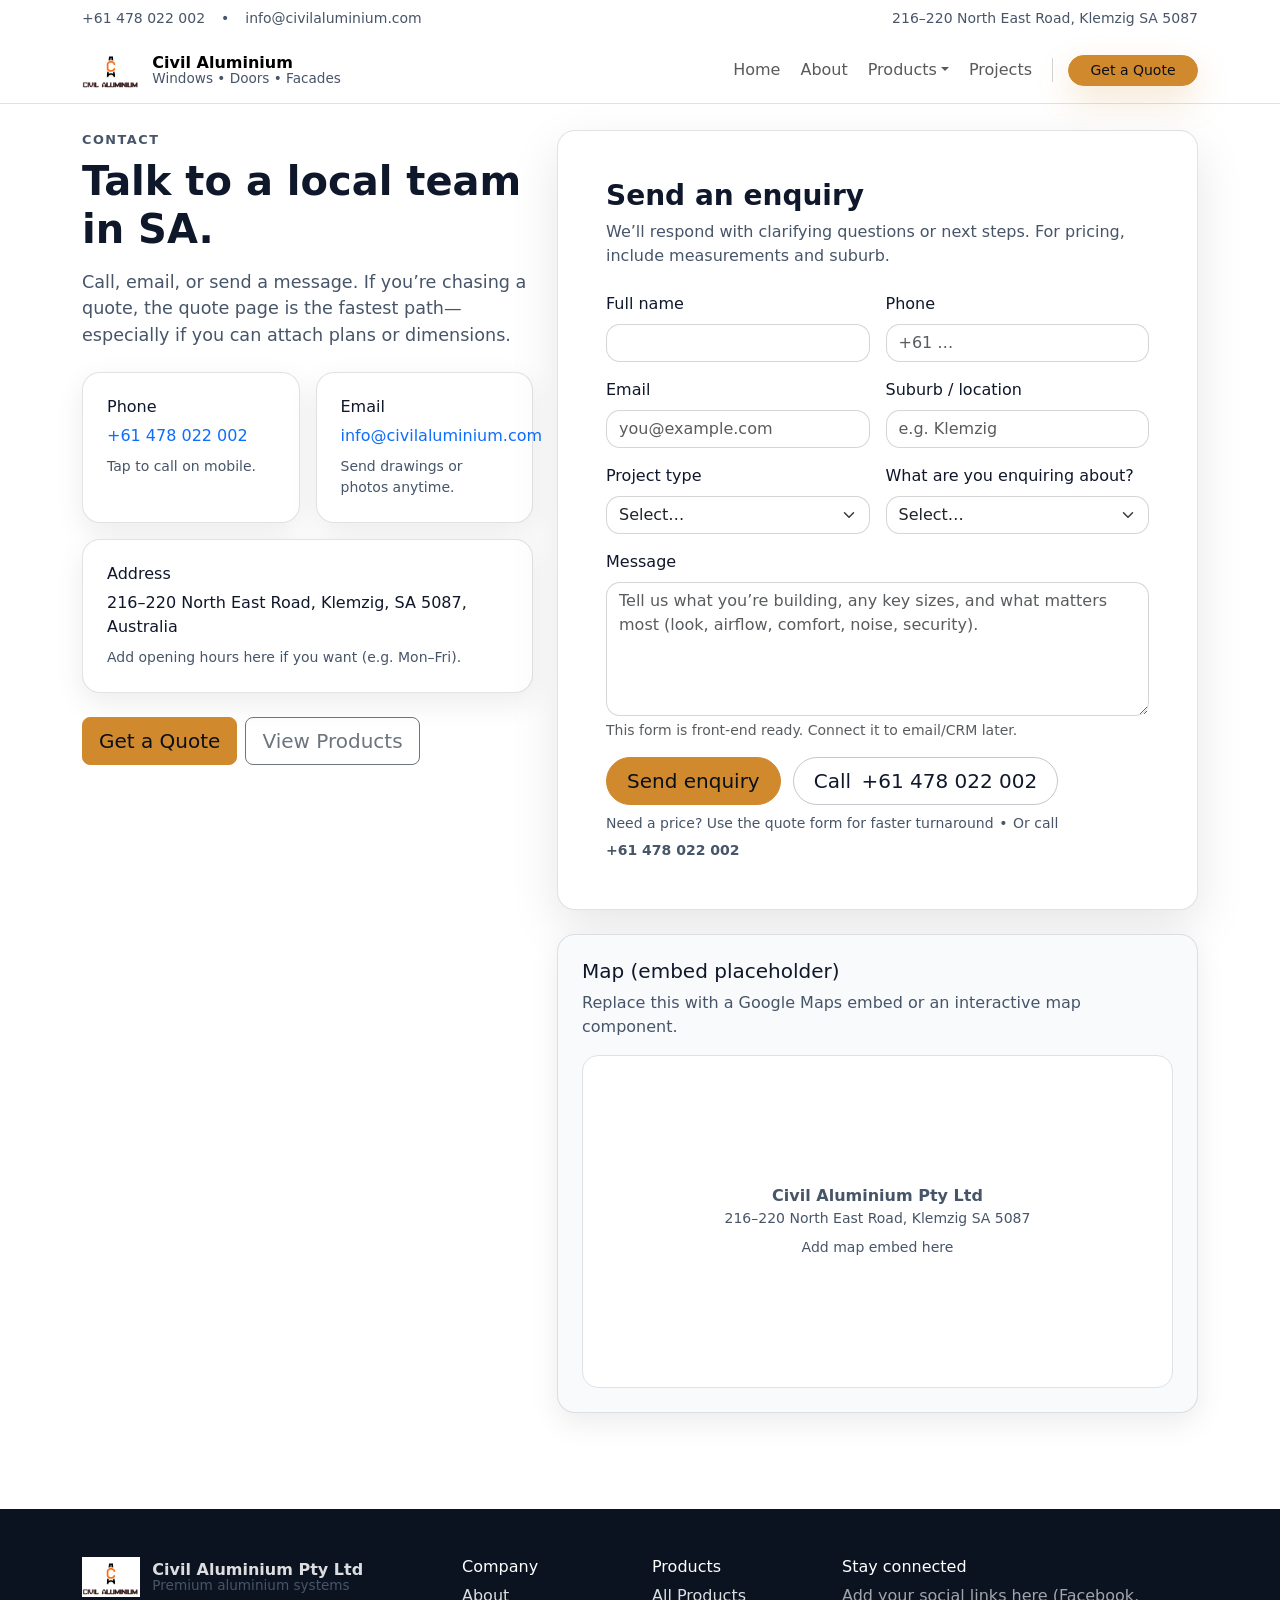
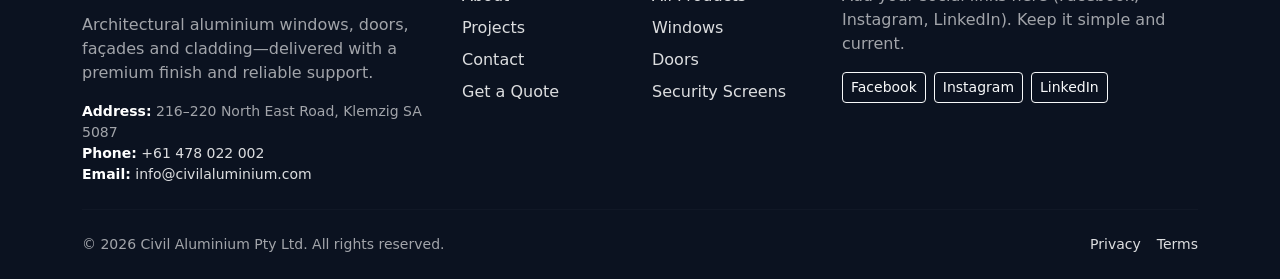
<file: contact.html>
<!doctype html>
<html lang="en-AU">
<head>
  <meta charset="utf-8">
  <meta name="viewport" content="width=device-width, initial-scale=1">
  <title>Contact | Civil Aluminium Pty Ltd</title>
  <meta name="description" content="Contact Civil Aluminium Pty Ltd in Klemzig, South Australia. Call, email, or send an enquiry for aluminium windows, doors, façades and cladding.">
  <meta name="theme-color" content="#0b1220">
  <link rel="icon" href="images/logo.png">
  <link href="https://cdn.jsdelivr.net/npm/bootstrap@5.3.3/dist/css/bootstrap.min.css" rel="stylesheet">
  <link href="css/site.css" rel="stylesheet">
  <script type="application/ld+json">
  {
    "@context":"https://schema.org",
    "@type":"ContactPage",
    "name":"Contact Civil Aluminium Pty Ltd",
    "url":"https://civilaluminium.com/contact",
    "about":{
      "@type":"LocalBusiness",
      "name":"Civil Aluminium Pty Ltd",
      "telephone":"+61 478 022 002",
      "email":"info@civilaluminium.com",
      "address":{
        "@type":"PostalAddress",
        "streetAddress":"216-220 North East Road",
        "addressLocality":"Klemzig",
        "addressRegion":"SA",
        "postalCode":"5087",
        "addressCountry":"AU"
      }
    }
  }
  </script>
</head>
<body>
  <a class="skip-link" href="#main">Skip to content</a>

  <header class="border-bottom bg-white sticky-top">
    <div class="container py-2 d-none d-lg-block">
      <div class="d-flex align-items-center justify-content-between">
        <div class="d-flex align-items-center gap-3 small text-muted-2">
          <a class="text-decoration-none text-muted-2" href="tel:+61478022002">+61 478 022 002</a>
          <span aria-hidden="true">•</span>
          <a class="text-decoration-none text-muted-2" href="mailto:info@civilaluminium.com">info@civilaluminium.com</a>
        </div>
        <div class="small text-muted-2">
          216–220 North East Road, Klemzig SA 5087
        </div>
      </div>
    </div>

    <nav class="navbar navbar-expand-lg bg-white" aria-label="Primary">
      <div class="container">
        <a class="navbar-brand brand-lockup" href="index.html">
          <img src="images/logo.png" alt="Civil Aluminium Pty Ltd logo">
          <div class="brand-title d-none d-sm-block">
            <strong>Civil Aluminium</strong>
            <span>Windows • Doors • Facades</span>
          </div>
        </a>

        <button class="navbar-toggler" type="button" data-bs-toggle="offcanvas" data-bs-target="#offcanvasNav" aria-controls="offcanvasNav" aria-label="Open menu">
          <span class="navbar-toggler-icon"></span>
        </button>

        <div class="collapse navbar-collapse">
          <ul class="navbar-nav ms-auto align-items-lg-center gap-lg-1">
            <li class="nav-item"><a class="nav-link" href="index.html">Home</a></li>
            <li class="nav-item"><a class="nav-link" href="about.html">About</a></li>
            <li class="nav-item dropdown">
              <a class="nav-link dropdown-toggle" href="products.html" role="button" data-bs-toggle="dropdown" aria-expanded="false">Products</a>
              <ul class="dropdown-menu">
                <li><a class="dropdown-item" href="products.html">All Products</a></li>
                <li><hr class="dropdown-divider"></li>
                <li><a class="dropdown-item" href="products-windows.html">Windows</a></li>
                <li><a class="dropdown-item" href="products-doors.html">Doors</a></li>
              </ul>
            </li>
            <li class="nav-item"><a class="nav-link" href="projects.html">Projects</a></li>
            <li class="nav-item ms-lg-2 nav-cta d-flex">
              <a class="btn btn-sm btn-accent btn-quote" href="quote.html">Get a Quote</a>
            </li>
          </ul>
        </div>
      </div>
    </nav>

    <div class="offcanvas offcanvas-end" tabindex="-1" id="offcanvasNav" aria-labelledby="offcanvasNavLabel">
      <div class="offcanvas-header border-bottom">
        <div class="brand-lockup">
          <img src="images/logo.png" alt="Civil Aluminium Pty Ltd logo">
          <div class="brand-title">
            <strong id="offcanvasNavLabel">Civil Aluminium</strong>
            <span>Menu</span>
          </div>
        </div>
        <button type="button" class="btn-close" data-bs-dismiss="offcanvas" aria-label="Close menu"></button>
      </div>
      <div class="offcanvas-body">
        <div class="d-grid gap-2 mb-3">
          <a class="btn btn-accent" href="quote.html">Get a Quote</a>
          <a class="btn btn-outline-secondary" href="products.html">View Products</a>
        </div>
        <ul class="navbar-nav">
          <li class="nav-item"><a class="nav-link" href="index.html">Home</a></li>
          <li class="nav-item"><a class="nav-link" href="about.html">About</a></li>
          <li class="nav-item">
            <button class="nav-link offcanvas-accordion-toggle" type="button" data-bs-toggle="collapse" data-bs-target="#offcanvasProducts" aria-expanded="false" aria-controls="offcanvasProducts">
              <span>Products</span>
              <span class="offcanvas-chevron" aria-hidden="true"></span>
            </button>
            <div class="collapse" id="offcanvasProducts">
              <ul class="navbar-nav ms-2">
                <li class="nav-item"><a class="nav-link ps-3" href="products.html" data-bs-dismiss="offcanvas">All Products</a></li>
                <li class="nav-item"><a class="nav-link ps-3" href="products-windows.html" data-bs-dismiss="offcanvas">Windows</a></li>
                <li class="nav-item"><a class="nav-link ps-3" href="products-doors.html" data-bs-dismiss="offcanvas">Doors</a></li>
              </ul>
            </div>
          </li>
          <li class="nav-item"><a class="nav-link" href="projects.html">Projects</a></li>
          <li class="nav-item"><a class="nav-link" href="contact.html">Contact</a></li>
        </ul>
        <hr class="my-4">
        <div class="small text-muted-2">
          <div class="mb-2"><strong>Call:</strong> <a href="tel:+61478022002">+61 478 022 002</a></div>
          <div class="mb-2"><strong>Email:</strong> <a href="mailto:info@civilaluminium.com">info@civilaluminium.com</a></div>
          <div><strong>Visit:</strong> 216–220 North East Road, Klemzig SA 5087</div>
        </div>
      </div>
    </div>
  </header>

  <main id="main">
    <section class="section">
      <div class="container">
        <div class="row g-4 align-items-start">
          <div class="col-lg-5" data-reveal>
            <p class="eyebrow mb-2">Contact</p>
            <h1 class="display-6 fw-semibold mb-3">Talk to a local team in SA.</h1>
            <p class="hero-lead mb-4">Call, email, or send a message. If you’re chasing a quote, the quote page is the fastest path—especially if you can attach plans or dimensions.</p>

            <div class="row g-3">
              <div class="col-sm-6">
                <div class="surface p-4 shadow-soft h-100">
                  <h2 class="h6 mb-2">Phone</h2>
                  <p class="mb-2"><a class="text-decoration-none" href="tel:+61478022002">+61 478 022 002</a></p>
                  <p class="small text-muted-2 mb-0">Tap to call on mobile.</p>
                </div>
              </div>
              <div class="col-sm-6">
                <div class="surface p-4 shadow-soft h-100">
                  <h2 class="h6 mb-2">Email</h2>
                  <p class="mb-2"><a class="text-decoration-none" href="mailto:info@civilaluminium.com">info@civilaluminium.com</a></p>
                  <p class="small text-muted-2 mb-0">Send drawings or photos anytime.</p>
                </div>
              </div>
              <div class="col-12">
                <div class="surface p-4 shadow-soft">
                  <h2 class="h6 mb-2">Address</h2>
                  <p class="mb-2">216–220 North East Road, Klemzig, SA 5087, Australia</p>
                  <p class="small text-muted-2 mb-0">Add opening hours here if you want (e.g. Mon–Fri).</p>
                </div>
              </div>
            </div>

            <div class="mt-4 d-grid gap-2 d-sm-flex">
              <a class="btn btn-accent btn-lg" href="quote.html">Get a Quote</a>
              <a class="btn btn-outline-secondary btn-lg" href="products.html">View Products</a>
            </div>
          </div>

          <div class="col-lg-7" data-reveal>
            <div class="surface shadow-premium p-4 p-md-5">
              <h2 class="h3 fw-semibold mb-2">Send an enquiry</h2>
              <p class="text-muted-2 mb-4">We’ll respond with clarifying questions or next steps. For pricing, include measurements and suburb.</p>

              <form action="#" method="post" novalidate>
                <div class="row g-3">
                  <div class="col-md-6">
                    <label class="form-label" for="name">Full name</label>
                    <input class="form-control" id="name" name="name" autocomplete="name" required>
                  </div>
                  <div class="col-md-6">
                    <label class="form-label" for="phone">Phone</label>
                    <input class="form-control" id="phone" name="phone" type="tel" autocomplete="tel" placeholder="+61 …" required>
                  </div>
                  <div class="col-md-6">
                    <label class="form-label" for="email">Email</label>
                    <input class="form-control" id="email" name="email" type="email" autocomplete="email" placeholder="you@example.com" required>
                  </div>
                  <div class="col-md-6">
                    <label class="form-label" for="suburb">Suburb / location</label>
                    <input class="form-control" id="suburb" name="suburb" autocomplete="address-level2" placeholder="e.g. Klemzig" required>
                  </div>
                  <div class="col-md-6">
                    <label class="form-label" for="projectType">Project type</label>
                    <select class="form-select" id="projectType" name="projectType" required>
                      <option value="" selected disabled>Select…</option>
                      <option>Residential — renovation</option>
                      <option>Residential — new build</option>
                      <option>Commercial</option>
                      <option>Outdoor living (patio / sunroom)</option>
                      <option>Unsure — need advice</option>
                    </select>
                  </div>
                  <div class="col-md-6">
                    <label class="form-label" for="interest">What are you enquiring about?</label>
                    <select class="form-select" id="interest" name="interest" required>
                      <option value="" selected disabled>Select…</option>
                      <option>Windows</option>
                      <option>Doors</option>
                      <option>Windows + Doors package</option>
                      <option>Façade / cladding</option>
                      <option>Security screens</option>
                      <option>Other</option>
                    </select>
                  </div>
                  <div class="col-12">
                    <label class="form-label" for="message">Message</label>
                    <textarea class="form-control" id="message" name="message" rows="5" placeholder="Tell us what you’re building, any key sizes, and what matters most (look, airflow, comfort, noise, security)."></textarea>
                    <div class="form-text">This form is front-end ready. Connect it to email/CRM later.</div>
                  </div>
                  <div class="col-12">
                    <div class="contact-actions">
                      <button class="btn btn-accent btn-lg" type="submit">Send enquiry</button>
                      <a class="btn btn-ghost btn-lg" href="tel:+61478022002" aria-label="Call Civil Aluminium on +61 478 022 002">
                        Call <span class="ms-1 d-none d-sm-inline">+61 478 022 002</span>
                      </a>
                    </div>
                    <div class="contact-meta small text-muted-2 mt-2">
                      <a class="contact-secondary" href="quote.html">Need a price? Use the quote form for faster turnaround</a>
                      <span aria-hidden="true">•</span>
                      <span>Or call</span>
                      <a class="contact-phone" href="tel:+61478022002">+61 478 022 002</a>
                    </div>
                  </div>
                </div>
              </form>
            </div>

            <div class="mt-4 surface-soft shadow-soft p-4">
              <h2 class="h5 mb-2">Map (embed placeholder)</h2>
              <p class="text-muted-2 mb-3">Replace this with a Google Maps embed or an interactive map component.</p>
              <div class="ratio ratio-16x9 rounded-4 overflow-hidden border" style="background:#fff;">
                <div class="d-flex h-100 w-100 align-items-center justify-content-center text-muted-2">
                  <div class="text-center px-4">
                    <div class="fw-semibold">Civil Aluminium Pty Ltd</div>
                    <div class="small">216–220 North East Road, Klemzig SA 5087</div>
                    <div class="small mt-2">Add map embed here</div>
                  </div>
                </div>
              </div>
            </div>
          </div>
        </div>
      </div>
    </section>
  </main>

  <div class="mobile-call">
    <a class="btn btn-accent w-100 py-3" href="tel:+61478022002" aria-label="Call Civil Aluminium">Call +61 478 022 002</a>
  </div>

  <footer class="pt-5 pb-4 mt-4">
    <div class="container">
      <div class="row g-4">
        <div class="col-lg-4">
          <div class="brand-lockup mb-3">
            <img src="images/logo.png" alt="Civil Aluminium Pty Ltd logo">
            <div class="brand-title">
              <strong>Civil Aluminium Pty Ltd</strong>
              <span class="footer-muted">Premium aluminium systems</span>
            </div>
          </div>
          <p class="footer-muted mb-3">Architectural aluminium windows, doors, façades and cladding—delivered with a premium finish and reliable support.</p>
          <div class="small footer-muted">
            <div><strong class="text-white">Address:</strong> 216–220 North East Road, Klemzig SA 5087</div>
            <div><strong class="text-white">Phone:</strong> <a href="tel:+61478022002">+61 478 022 002</a></div>
            <div><strong class="text-white">Email:</strong> <a href="mailto:info@civilaluminium.com">info@civilaluminium.com</a></div>
          </div>
        </div>
        <div class="col-6 col-lg-2">
          <h3 class="h6 text-white">Company</h3>
          <ul class="list-unstyled footer-muted">
            <li class="mb-2"><a href="about.html">About</a></li>
            <li class="mb-2"><a href="projects.html">Projects</a></li>
            <li class="mb-2"><a href="contact.html">Contact</a></li>
            <li class="mb-2"><a href="quote.html">Get a Quote</a></li>
          </ul>
        </div>
        <div class="col-6 col-lg-2">
          <h3 class="h6 text-white">Products</h3>
          <ul class="list-unstyled footer-muted">
            <li class="mb-2"><a href="products.html">All Products</a></li>
            <li class="mb-2"><a href="products-windows.html">Windows</a></li>
            <li class="mb-2"><a href="products-doors.html">Doors</a></li>
            <li class="mb-2"><a href="products.html#security">Security Screens</a></li>
          </ul>
        </div>
        <div class="col-lg-4">
          <h3 class="h6 text-white">Stay connected</h3>
          <p class="footer-muted mb-3">Add your social links here (Facebook, Instagram, LinkedIn). Keep it simple and current.</p>
          <div class="d-flex flex-wrap gap-2">
            <a class="btn btn-sm btn-outline-light" href="#" aria-label="Facebook (placeholder)">Facebook</a>
            <a class="btn btn-sm btn-outline-light" href="#" aria-label="Instagram (placeholder)">Instagram</a>
            <a class="btn btn-sm btn-outline-light" href="#" aria-label="LinkedIn (placeholder)">LinkedIn</a>
          </div>
        </div>
      </div>
      <hr class="border-secondary border-opacity-25 my-4">
      <div class="d-flex flex-column flex-md-row gap-2 justify-content-between small footer-muted">
        <div>© <span id="year"></span> Civil Aluminium Pty Ltd. All rights reserved.</div>
        <div class="d-flex gap-3">
          <a href="contact.html">Privacy</a>
          <a href="contact.html">Terms</a>
        </div>
      </div>
    </div>
  </footer>

  <script src="https://cdn.jsdelivr.net/npm/bootstrap@5.3.3/dist/js/bootstrap.bundle.min.js"></script>
  <script src="js/site.js"></script>
  <script>
    document.getElementById("year").textContent = new Date().getFullYear();
  </script>
</body>
</html>
</file>
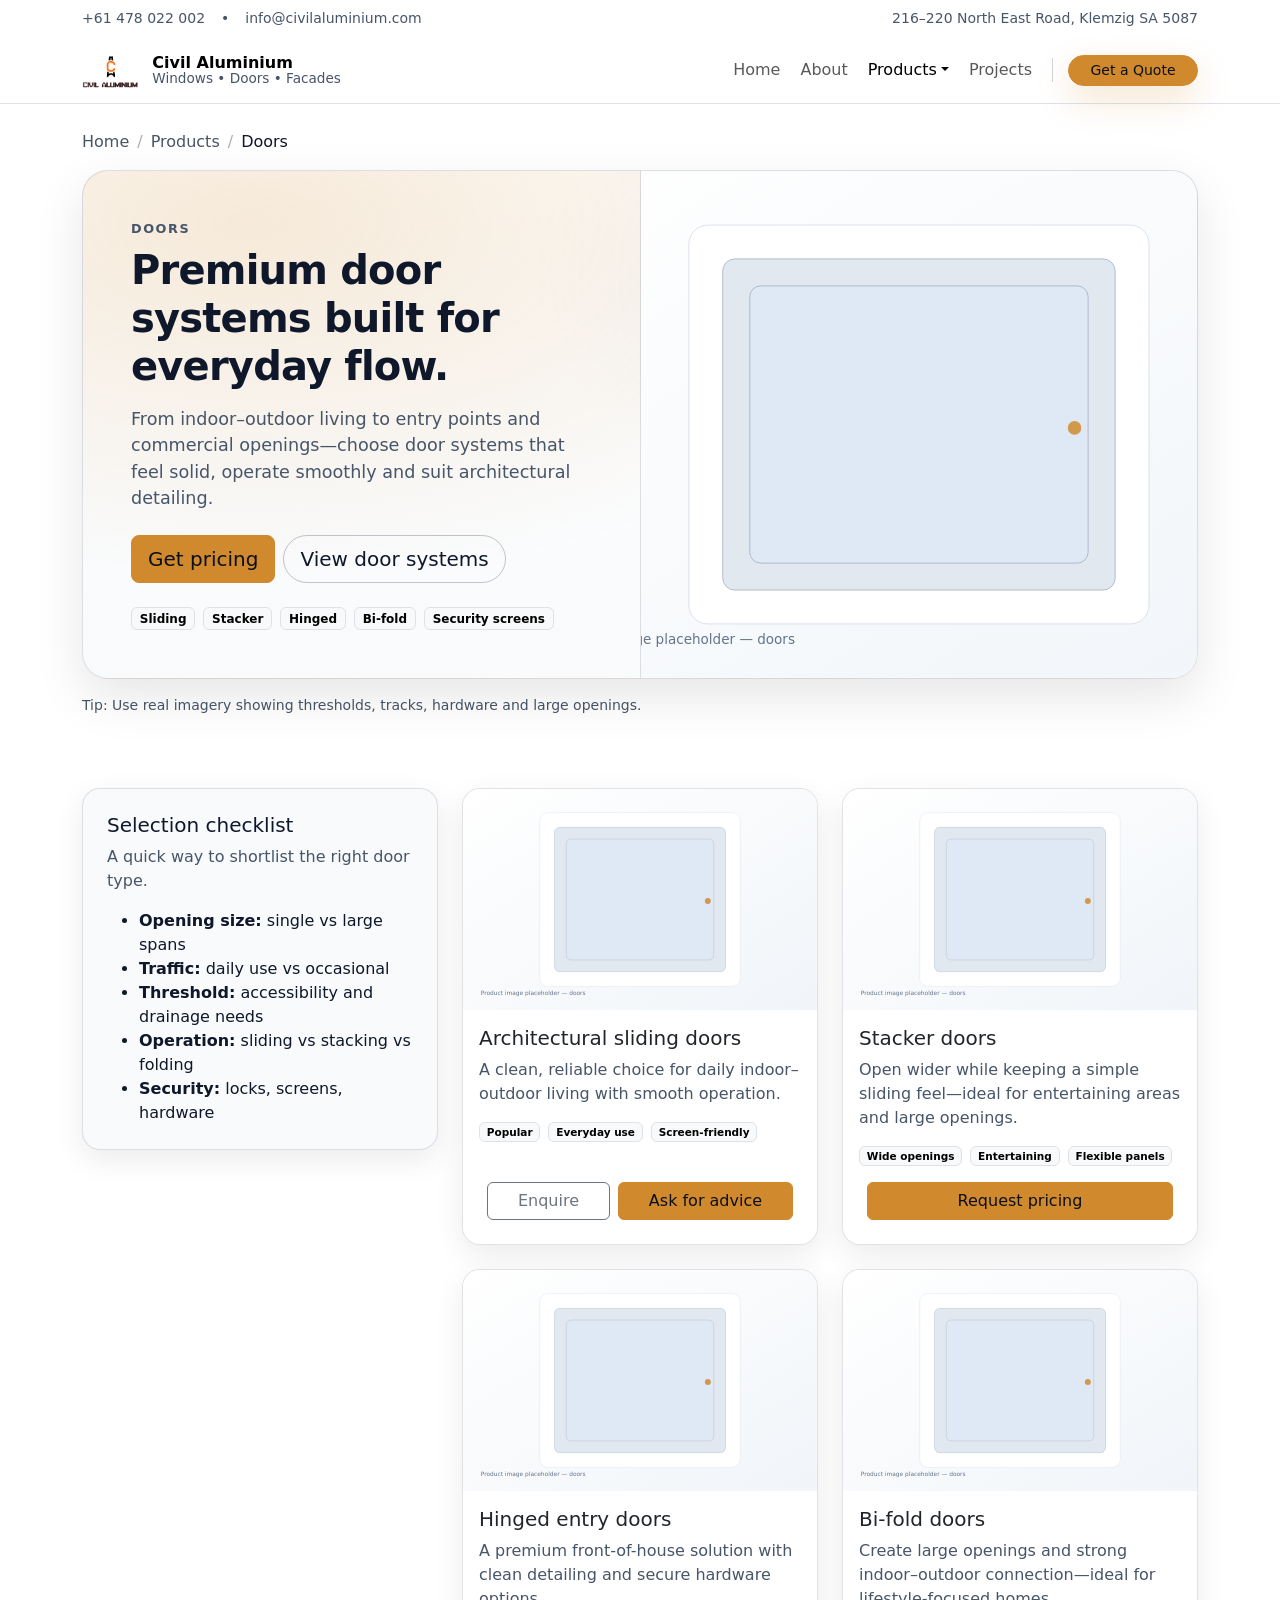
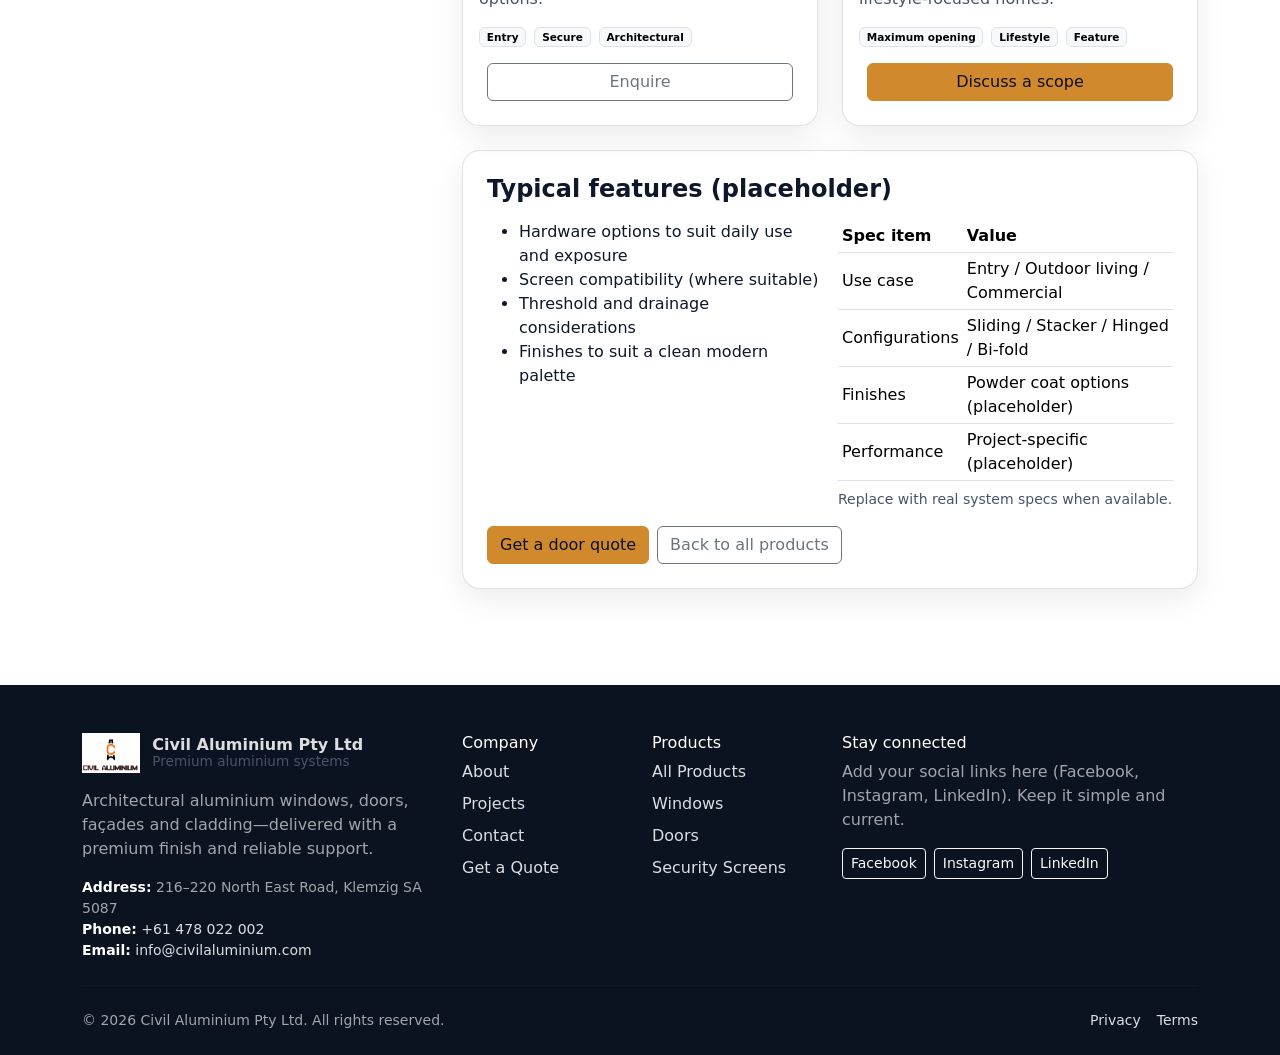
<file: products-doors.html>
<!doctype html>
<html lang="en-AU">
<head>
  <meta charset="utf-8">
  <meta name="viewport" content="width=device-width, initial-scale=1">
  <title>Doors | Civil Aluminium Pty Ltd</title>
  <meta name="description" content="Browse aluminium door options by Civil Aluminium Pty Ltd — sliding, stacker, hinged and bi-fold systems designed for premium indoor–outdoor living.">
  <meta name="theme-color" content="#0b1220">
  <link rel="icon" href="images/logo.png">
  <link href="https://cdn.jsdelivr.net/npm/bootstrap@5.3.3/dist/css/bootstrap.min.css" rel="stylesheet">
  <link href="css/site.css" rel="stylesheet">
  <script type="application/ld+json">
  {
    "@context":"https://schema.org",
    "@type":"WebPage",
    "name":"Doors",
    "isPartOf":{"@type":"CollectionPage","name":"Products","url":"https://civilaluminium.com/products"},
    "url":"https://civilaluminium.com/products/doors"
  }
  </script>
</head>
<body>
  <a class="skip-link" href="#main">Skip to content</a>

  <header class="border-bottom bg-white sticky-top">
    <div class="container py-2 d-none d-lg-block">
      <div class="d-flex align-items-center justify-content-between">
        <div class="d-flex align-items-center gap-3 small text-muted-2">
          <a class="text-decoration-none text-muted-2" href="tel:+61478022002">+61 478 022 002</a>
          <span aria-hidden="true">•</span>
          <a class="text-decoration-none text-muted-2" href="mailto:info@civilaluminium.com">info@civilaluminium.com</a>
        </div>
        <div class="small text-muted-2">
          216–220 North East Road, Klemzig SA 5087
        </div>
      </div>
    </div>

    <nav class="navbar navbar-expand-lg bg-white" aria-label="Primary">
      <div class="container">
        <a class="navbar-brand brand-lockup" href="index.html">
          <img src="images/logo.png" alt="Civil Aluminium Pty Ltd logo">
          <div class="brand-title d-none d-sm-block">
            <strong>Civil Aluminium</strong>
            <span>Windows • Doors • Facades</span>
          </div>
        </a>

        <button class="navbar-toggler" type="button" data-bs-toggle="offcanvas" data-bs-target="#offcanvasNav" aria-controls="offcanvasNav" aria-label="Open menu">
          <span class="navbar-toggler-icon"></span>
        </button>

        <div class="collapse navbar-collapse">
          <ul class="navbar-nav ms-auto align-items-lg-center gap-lg-1">
            <li class="nav-item"><a class="nav-link" href="index.html">Home</a></li>
            <li class="nav-item"><a class="nav-link" href="about.html">About</a></li>
            <li class="nav-item dropdown">
              <a class="nav-link dropdown-toggle active" aria-current="page" href="products.html" role="button" data-bs-toggle="dropdown" aria-expanded="false">Products</a>
              <ul class="dropdown-menu">
                <li><a class="dropdown-item" href="products.html">All Products</a></li>
                <li><hr class="dropdown-divider"></li>
                <li><a class="dropdown-item" href="products-windows.html">Windows</a></li>
                <li><a class="dropdown-item active" href="products-doors.html">Doors</a></li>
              </ul>
            </li>
            <li class="nav-item"><a class="nav-link" href="projects.html">Projects</a></li>
            <li class="nav-item ms-lg-2 nav-cta d-flex">
              <a class="btn btn-sm btn-accent btn-quote" href="quote.html">Get a Quote</a>
            </li>
          </ul>
        </div>
      </div>
    </nav>

    <div class="offcanvas offcanvas-end" tabindex="-1" id="offcanvasNav" aria-labelledby="offcanvasNavLabel">
      <div class="offcanvas-header border-bottom">
        <div class="brand-lockup">
          <img src="images/logo.png" alt="Civil Aluminium Pty Ltd logo">
          <div class="brand-title">
            <strong id="offcanvasNavLabel">Civil Aluminium</strong>
            <span>Menu</span>
          </div>
        </div>
        <button type="button" class="btn-close" data-bs-dismiss="offcanvas" aria-label="Close menu"></button>
      </div>
      <div class="offcanvas-body">
        <div class="d-grid gap-2 mb-3">
          <a class="btn btn-accent" href="quote.html">Get a Quote</a>
          <a class="btn btn-outline-secondary" href="products.html">All Products</a>
        </div>
        <ul class="navbar-nav">
          <li class="nav-item"><a class="nav-link" href="index.html">Home</a></li>
          <li class="nav-item"><a class="nav-link" href="about.html">About</a></li>
          <li class="nav-item">
            <button class="nav-link offcanvas-accordion-toggle" type="button" data-bs-toggle="collapse" data-bs-target="#offcanvasProducts" aria-expanded="true" aria-controls="offcanvasProducts">
              <span>Products</span>
              <span class="offcanvas-chevron" aria-hidden="true"></span>
            </button>
            <div class="collapse show" id="offcanvasProducts">
              <ul class="navbar-nav ms-2">
                <li class="nav-item"><a class="nav-link ps-3" href="products.html" data-bs-dismiss="offcanvas">All Products</a></li>
                <li class="nav-item"><a class="nav-link ps-3" href="products-windows.html" data-bs-dismiss="offcanvas">Windows</a></li>
                <li class="nav-item"><a class="nav-link ps-3" href="products-doors.html" aria-current="page" data-bs-dismiss="offcanvas">Doors</a></li>
              </ul>
            </div>
          </li>
          <li class="nav-item"><a class="nav-link" href="projects.html">Projects</a></li>
          <li class="nav-item"><a class="nav-link" href="contact.html">Contact</a></li>
        </ul>
        <hr class="my-4">
        <div class="small text-muted-2">
          <div class="mb-2"><strong>Call:</strong> <a href="tel:+61478022002">+61 478 022 002</a></div>
          <div class="mb-2"><strong>Email:</strong> <a href="mailto:info@civilaluminium.com">info@civilaluminium.com</a></div>
          <div><strong>Visit:</strong> 216–220 North East Road, Klemzig SA 5087</div>
        </div>
      </div>
    </div>
  </header>

  <main id="main">
    <section class="section">
      <div class="container">
        <nav aria-label="Breadcrumb" class="mb-3">
          <ol class="breadcrumb mb-0">
            <li class="breadcrumb-item"><a href="index.html">Home</a></li>
            <li class="breadcrumb-item"><a href="products.html">Products</a></li>
            <li class="breadcrumb-item active" aria-current="page">Doors</li>
          </ol>
        </nav>

        <div class="hero shadow-premium">
          <div class="row g-0 align-items-stretch">
            <div class="col-lg-6 p-4 p-md-5">
              <p class="eyebrow mb-2">Doors</p>
              <h1 class="display-6 fw-semibold mb-3">Premium door systems built for everyday flow.</h1>
              <p class="hero-lead mb-4">From indoor–outdoor living to entry points and commercial openings—choose door systems that feel solid, operate smoothly and suit architectural detailing.</p>
              <div class="d-flex flex-column flex-sm-row gap-2">
                <a class="btn btn-accent btn-lg" href="quote.html">Get pricing</a>
                <a class="btn btn-ghost btn-lg" href="#doors-grid">View door systems</a>
              </div>
              <div class="mt-4 d-flex flex-wrap gap-2">
                <span class="badge text-bg-light border">Sliding</span>
                <span class="badge text-bg-light border">Stacker</span>
                <span class="badge text-bg-light border">Hinged</span>
                <span class="badge text-bg-light border">Bi-fold</span>
                <span class="badge text-bg-light border">Security screens</span>
              </div>
            </div>
            <div class="col-lg-6" style="border-left:1px solid var(--ca-border);">
              <div class="ratio ratio-16x9 h-100">
                <img src="images/placeholder-doors.svg" alt="Doors category image placeholder" class="w-100 h-100" style="object-fit:cover;">
              </div>
            </div>
          </div>
        </div>
        <p class="small text-muted-2 mt-3 mb-0">Tip: Use real imagery showing thresholds, tracks, hardware and large openings.</p>
      </div>
    </section>

    <section class="section pt-0">
      <div class="container">
        <div class="row g-4 align-items-start">
          <div class="col-lg-4" data-reveal>
            <div class="surface-soft p-4 shadow-soft">
              <h2 class="h5 mb-2">Selection checklist</h2>
              <p class="text-muted-2 mb-3">A quick way to shortlist the right door type.</p>
              <ul class="mb-0">
                <li><strong>Opening size:</strong> single vs large spans</li>
                <li><strong>Traffic:</strong> daily use vs occasional</li>
                <li><strong>Threshold:</strong> accessibility and drainage needs</li>
                <li><strong>Operation:</strong> sliding vs stacking vs folding</li>
                <li><strong>Security:</strong> locks, screens, hardware</li>
              </ul>
            </div>
          </div>
          <div class="col-lg-8">
            <div id="doors-grid" class="row g-4">
              <div class="col-md-6" data-reveal>
                <article class="card card-premium h-100">
                  <img class="card-img-top" src="images/placeholder-doors.svg" alt="Sliding door placeholder" loading="lazy" decoding="async">
                  <div class="card-body">
                    <h2 class="h5 mb-2">Architectural sliding doors</h2>
                    <p class="text-muted-2 mb-3">A clean, reliable choice for daily indoor–outdoor living with smooth operation.</p>
                    <div class="d-flex flex-wrap gap-2 small">
                      <span class="badge text-bg-light border">Popular</span>
                      <span class="badge text-bg-light border">Everyday use</span>
                      <span class="badge text-bg-light border">Screen-friendly</span>
                    </div>
                  </div>
                  <div class="card-footer bg-white border-0 pt-0 pb-4 px-4">
                    <div class="d-grid gap-2 d-sm-flex">
                      <a class="btn btn-outline-secondary flex-fill" href="quote.html">Enquire</a>
                      <a class="btn btn-accent flex-fill" href="contact.html">Ask for advice</a>
                    </div>
                  </div>
                </article>
              </div>

              <div class="col-md-6" data-reveal>
                <article class="card card-premium h-100">
                  <img class="card-img-top" src="images/placeholder-doors.svg" alt="Stacker door placeholder" loading="lazy" decoding="async">
                  <div class="card-body">
                    <h2 class="h5 mb-2">Stacker doors</h2>
                    <p class="text-muted-2 mb-3">Open wider while keeping a simple sliding feel—ideal for entertaining areas and large openings.</p>
                    <div class="d-flex flex-wrap gap-2 small">
                      <span class="badge text-bg-light border">Wide openings</span>
                      <span class="badge text-bg-light border">Entertaining</span>
                      <span class="badge text-bg-light border">Flexible panels</span>
                    </div>
                  </div>
                  <div class="card-footer bg-white border-0 pt-0 pb-4 px-4">
                    <a class="btn btn-accent w-100" href="quote.html">Request pricing</a>
                  </div>
                </article>
              </div>

              <div class="col-md-6" data-reveal>
                <article class="card card-premium h-100">
                  <img class="card-img-top" src="images/placeholder-doors.svg" alt="Hinged entry door placeholder" loading="lazy" decoding="async">
                  <div class="card-body">
                    <h2 class="h5 mb-2">Hinged entry doors</h2>
                    <p class="text-muted-2 mb-3">A premium front-of-house solution with clean detailing and secure hardware options.</p>
                    <div class="d-flex flex-wrap gap-2 small">
                      <span class="badge text-bg-light border">Entry</span>
                      <span class="badge text-bg-light border">Secure</span>
                      <span class="badge text-bg-light border">Architectural</span>
                    </div>
                  </div>
                  <div class="card-footer bg-white border-0 pt-0 pb-4 px-4">
                    <a class="btn btn-outline-secondary w-100" href="quote.html">Enquire</a>
                  </div>
                </article>
              </div>

              <div class="col-md-6" data-reveal>
                <article class="card card-premium h-100">
                  <img class="card-img-top" src="images/placeholder-doors.svg" alt="Bi-fold doors placeholder" loading="lazy" decoding="async">
                  <div class="card-body">
                    <h2 class="h5 mb-2">Bi-fold doors</h2>
                    <p class="text-muted-2 mb-3">Create large openings and strong indoor–outdoor connection—ideal for lifestyle-focused homes.</p>
                    <div class="d-flex flex-wrap gap-2 small">
                      <span class="badge text-bg-light border">Maximum opening</span>
                      <span class="badge text-bg-light border">Lifestyle</span>
                      <span class="badge text-bg-light border">Feature</span>
                    </div>
                  </div>
                  <div class="card-footer bg-white border-0 pt-0 pb-4 px-4">
                    <a class="btn btn-accent w-100" href="quote.html">Discuss a scope</a>
                  </div>
                </article>
              </div>
            </div>

            <div class="mt-4 surface p-4 shadow-soft" data-reveal>
              <h2 class="h4 fw-semibold mb-3">Typical features (placeholder)</h2>
              <div class="row g-3">
                <div class="col-md-6">
                  <ul class="mb-0">
                    <li>Hardware options to suit daily use and exposure</li>
                    <li>Screen compatibility (where suitable)</li>
                    <li>Threshold and drainage considerations</li>
                    <li>Finishes to suit a clean modern palette</li>
                  </ul>
                </div>
                <div class="col-md-6">
                  <div class="table-responsive">
                    <table class="table table-sm align-middle mb-0">
                      <thead>
                        <tr>
                          <th scope="col">Spec item</th>
                          <th scope="col">Value</th>
                        </tr>
                      </thead>
                      <tbody>
                        <tr><td>Use case</td><td>Entry / Outdoor living / Commercial</td></tr>
                        <tr><td>Configurations</td><td>Sliding / Stacker / Hinged / Bi-fold</td></tr>
                        <tr><td>Finishes</td><td>Powder coat options (placeholder)</td></tr>
                        <tr><td>Performance</td><td>Project-specific (placeholder)</td></tr>
                      </tbody>
                    </table>
                  </div>
                  <p class="small text-muted-2 mt-2 mb-0">Replace with real system specs when available.</p>
                </div>
              </div>
              <div class="mt-3 d-grid gap-2 d-sm-flex">
                <a class="btn btn-accent" href="quote.html">Get a door quote</a>
                <a class="btn btn-outline-secondary" href="products.html">Back to all products</a>
              </div>
            </div>
          </div>
        </div>

      </div>
    </section>
  </main>

  <div class="mobile-call">
    <a class="btn btn-accent w-100 py-3" href="tel:+61478022002" aria-label="Call Civil Aluminium">Call +61 478 022 002</a>
  </div>

  <footer class="pt-5 pb-4 mt-4">
    <div class="container">
      <div class="row g-4">
        <div class="col-lg-4">
          <div class="brand-lockup mb-3">
            <img src="images/logo.png" alt="Civil Aluminium Pty Ltd logo">
            <div class="brand-title">
              <strong>Civil Aluminium Pty Ltd</strong>
              <span class="footer-muted">Premium aluminium systems</span>
            </div>
          </div>
          <p class="footer-muted mb-3">Architectural aluminium windows, doors, façades and cladding—delivered with a premium finish and reliable support.</p>
          <div class="small footer-muted">
            <div><strong class="text-white">Address:</strong> 216–220 North East Road, Klemzig SA 5087</div>
            <div><strong class="text-white">Phone:</strong> <a href="tel:+61478022002">+61 478 022 002</a></div>
            <div><strong class="text-white">Email:</strong> <a href="mailto:info@civilaluminium.com">info@civilaluminium.com</a></div>
          </div>
        </div>
        <div class="col-6 col-lg-2">
          <h3 class="h6 text-white">Company</h3>
          <ul class="list-unstyled footer-muted">
            <li class="mb-2"><a href="about.html">About</a></li>
            <li class="mb-2"><a href="projects.html">Projects</a></li>
            <li class="mb-2"><a href="contact.html">Contact</a></li>
            <li class="mb-2"><a href="quote.html">Get a Quote</a></li>
          </ul>
        </div>
        <div class="col-6 col-lg-2">
          <h3 class="h6 text-white">Products</h3>
          <ul class="list-unstyled footer-muted">
            <li class="mb-2"><a href="products.html">All Products</a></li>
            <li class="mb-2"><a href="products-windows.html">Windows</a></li>
            <li class="mb-2"><a href="products-doors.html">Doors</a></li>
            <li class="mb-2"><a href="products.html#security">Security Screens</a></li>
          </ul>
        </div>
        <div class="col-lg-4">
          <h3 class="h6 text-white">Stay connected</h3>
          <p class="footer-muted mb-3">Add your social links here (Facebook, Instagram, LinkedIn). Keep it simple and current.</p>
          <div class="d-flex flex-wrap gap-2">
            <a class="btn btn-sm btn-outline-light" href="#" aria-label="Facebook (placeholder)">Facebook</a>
            <a class="btn btn-sm btn-outline-light" href="#" aria-label="Instagram (placeholder)">Instagram</a>
            <a class="btn btn-sm btn-outline-light" href="#" aria-label="LinkedIn (placeholder)">LinkedIn</a>
          </div>
        </div>
      </div>
      <hr class="border-secondary border-opacity-25 my-4">
      <div class="d-flex flex-column flex-md-row gap-2 justify-content-between small footer-muted">
        <div>© <span id="year"></span> Civil Aluminium Pty Ltd. All rights reserved.</div>
        <div class="d-flex gap-3">
          <a href="contact.html">Privacy</a>
          <a href="contact.html">Terms</a>
        </div>
      </div>
    </div>
  </footer>

  <script src="https://cdn.jsdelivr.net/npm/bootstrap@5.3.3/dist/js/bootstrap.bundle.min.js"></script>
  <script src="js/site.js"></script>
  <script>
    document.getElementById("year").textContent = new Date().getFullYear();
  </script>
</body>
</html>
</file>
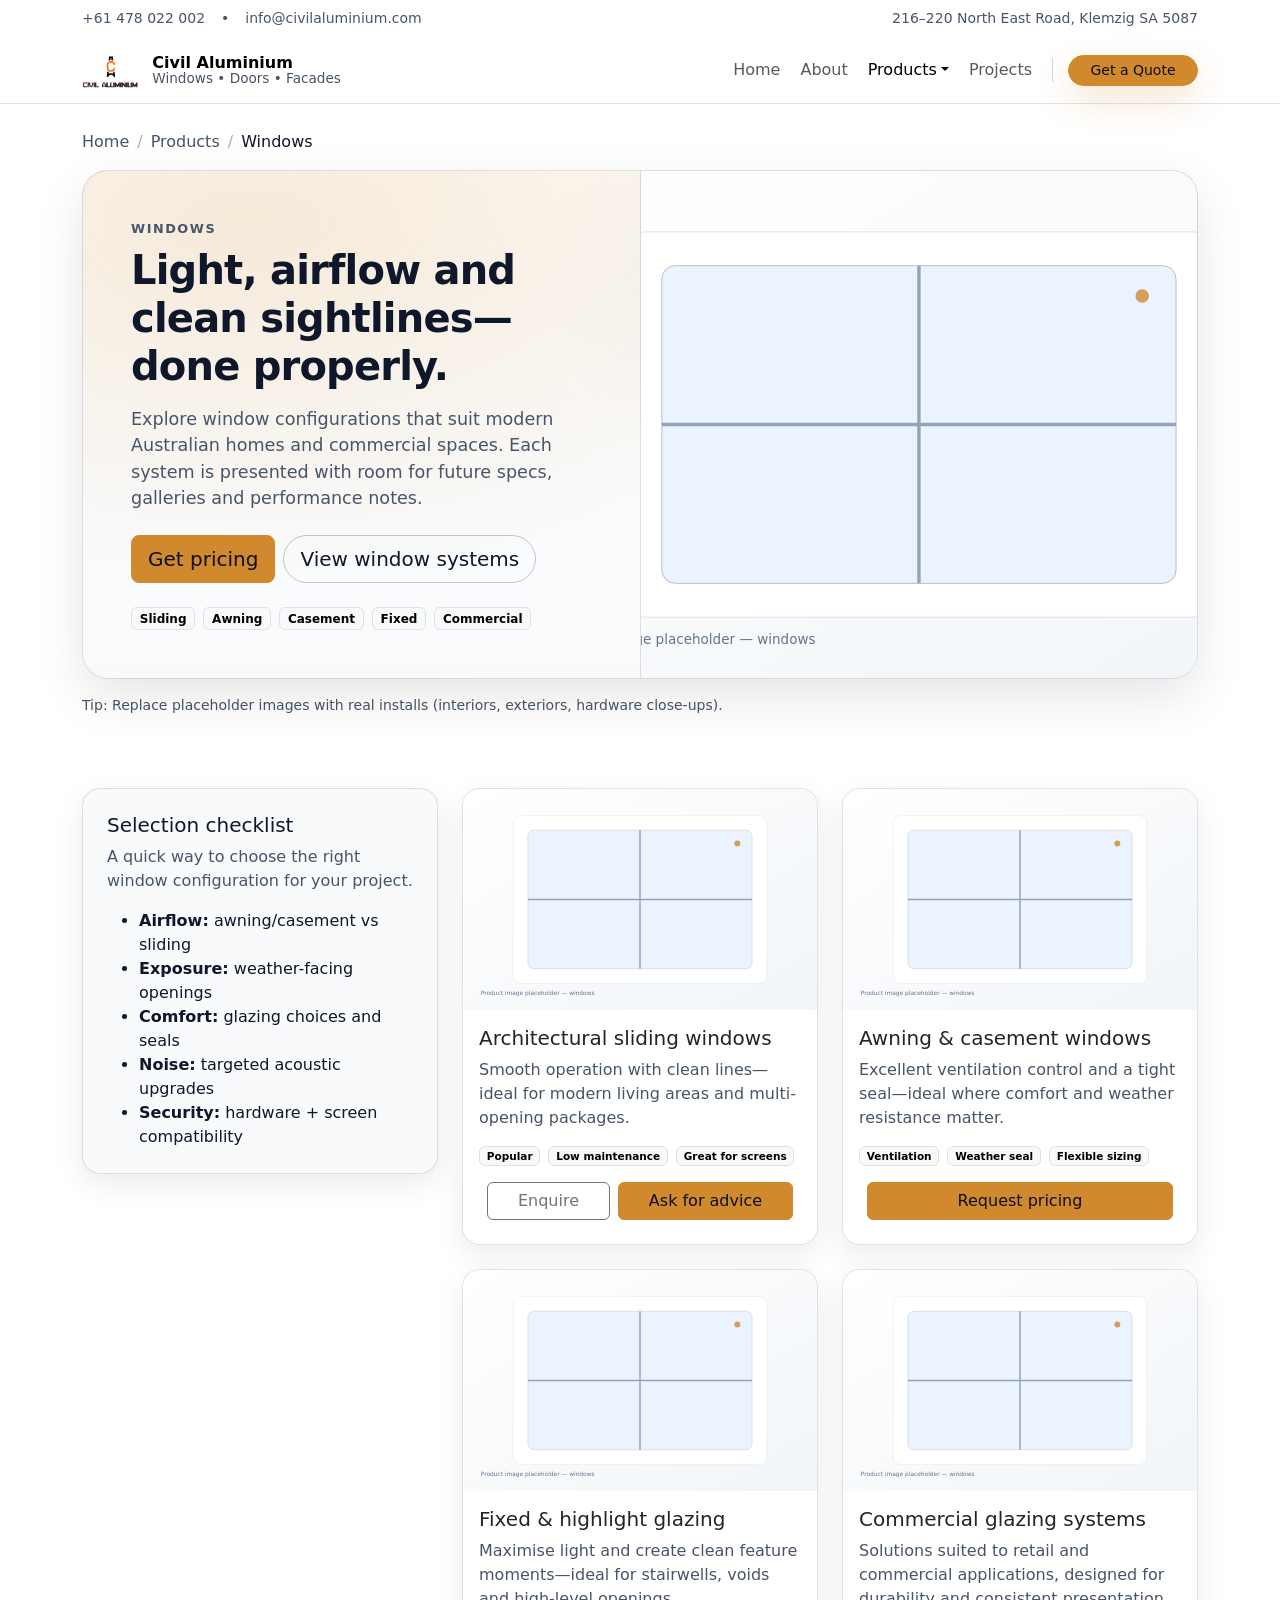
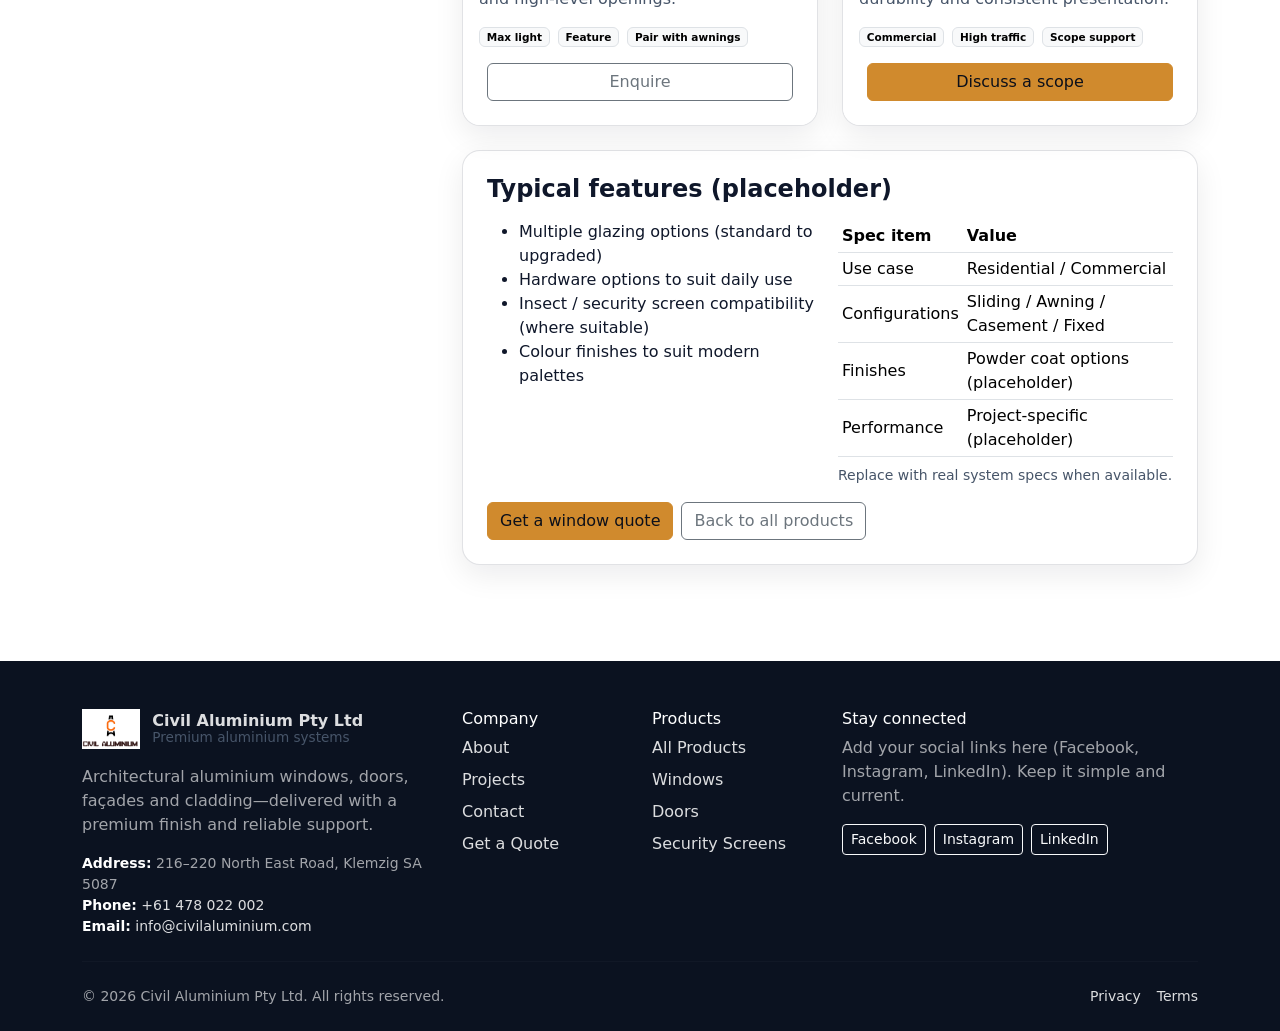
<file: products-windows.html>
<!doctype html>
<html lang="en-AU">
<head>
  <meta charset="utf-8">
  <meta name="viewport" content="width=device-width, initial-scale=1">
  <title>Windows | Civil Aluminium Pty Ltd</title>
  <meta name="description" content="Browse aluminium window options by Civil Aluminium Pty Ltd — sliding, awning, casement and fixed configurations with a premium architectural finish.">
  <meta name="theme-color" content="#0b1220">
  <link rel="icon" href="images/logo.png">
  <link href="https://cdn.jsdelivr.net/npm/bootstrap@5.3.3/dist/css/bootstrap.min.css" rel="stylesheet">
  <link href="css/site.css" rel="stylesheet">
  <script type="application/ld+json">
  {
    "@context":"https://schema.org",
    "@type":"WebPage",
    "name":"Windows",
    "isPartOf":{"@type":"CollectionPage","name":"Products","url":"https://civilaluminium.com/products"},
    "url":"https://civilaluminium.com/products/windows"
  }
  </script>
</head>
<body>
  <a class="skip-link" href="#main">Skip to content</a>

  <header class="border-bottom bg-white sticky-top">
    <div class="container py-2 d-none d-lg-block">
      <div class="d-flex align-items-center justify-content-between">
        <div class="d-flex align-items-center gap-3 small text-muted-2">
          <a class="text-decoration-none text-muted-2" href="tel:+61478022002">+61 478 022 002</a>
          <span aria-hidden="true">•</span>
          <a class="text-decoration-none text-muted-2" href="mailto:info@civilaluminium.com">info@civilaluminium.com</a>
        </div>
        <div class="small text-muted-2">
          216–220 North East Road, Klemzig SA 5087
        </div>
      </div>
    </div>

    <nav class="navbar navbar-expand-lg bg-white" aria-label="Primary">
      <div class="container">
        <a class="navbar-brand brand-lockup" href="index.html">
          <img src="images/logo.png" alt="Civil Aluminium Pty Ltd logo">
          <div class="brand-title d-none d-sm-block">
            <strong>Civil Aluminium</strong>
            <span>Windows • Doors • Facades</span>
          </div>
        </a>

        <button class="navbar-toggler" type="button" data-bs-toggle="offcanvas" data-bs-target="#offcanvasNav" aria-controls="offcanvasNav" aria-label="Open menu">
          <span class="navbar-toggler-icon"></span>
        </button>

        <div class="collapse navbar-collapse">
          <ul class="navbar-nav ms-auto align-items-lg-center gap-lg-1">
            <li class="nav-item"><a class="nav-link" href="index.html">Home</a></li>
            <li class="nav-item"><a class="nav-link" href="about.html">About</a></li>
            <li class="nav-item dropdown">
              <a class="nav-link dropdown-toggle active" aria-current="page" href="products.html" role="button" data-bs-toggle="dropdown" aria-expanded="false">Products</a>
              <ul class="dropdown-menu">
                <li><a class="dropdown-item" href="products.html">All Products</a></li>
                <li><hr class="dropdown-divider"></li>
                <li><a class="dropdown-item active" href="products-windows.html">Windows</a></li>
                <li><a class="dropdown-item" href="products-doors.html">Doors</a></li>
              </ul>
            </li>
            <li class="nav-item"><a class="nav-link" href="projects.html">Projects</a></li>
            <li class="nav-item ms-lg-2 nav-cta d-flex">
              <a class="btn btn-sm btn-accent btn-quote" href="quote.html">Get a Quote</a>
            </li>
          </ul>
        </div>
      </div>
    </nav>

    <div class="offcanvas offcanvas-end" tabindex="-1" id="offcanvasNav" aria-labelledby="offcanvasNavLabel">
      <div class="offcanvas-header border-bottom">
        <div class="brand-lockup">
          <img src="images/logo.png" alt="Civil Aluminium Pty Ltd logo">
          <div class="brand-title">
            <strong id="offcanvasNavLabel">Civil Aluminium</strong>
            <span>Menu</span>
          </div>
        </div>
        <button type="button" class="btn-close" data-bs-dismiss="offcanvas" aria-label="Close menu"></button>
      </div>
      <div class="offcanvas-body">
        <div class="d-grid gap-2 mb-3">
          <a class="btn btn-accent" href="quote.html">Get a Quote</a>
          <a class="btn btn-outline-secondary" href="products.html">All Products</a>
        </div>
        <ul class="navbar-nav">
          <li class="nav-item"><a class="nav-link" href="index.html">Home</a></li>
          <li class="nav-item"><a class="nav-link" href="about.html">About</a></li>
          <li class="nav-item">
            <button class="nav-link offcanvas-accordion-toggle" type="button" data-bs-toggle="collapse" data-bs-target="#offcanvasProducts" aria-expanded="true" aria-controls="offcanvasProducts">
              <span>Products</span>
              <span class="offcanvas-chevron" aria-hidden="true"></span>
            </button>
            <div class="collapse show" id="offcanvasProducts">
              <ul class="navbar-nav ms-2">
                <li class="nav-item"><a class="nav-link ps-3" href="products.html" data-bs-dismiss="offcanvas">All Products</a></li>
                <li class="nav-item"><a class="nav-link ps-3" href="products-windows.html" aria-current="page" data-bs-dismiss="offcanvas">Windows</a></li>
                <li class="nav-item"><a class="nav-link ps-3" href="products-doors.html" data-bs-dismiss="offcanvas">Doors</a></li>
              </ul>
            </div>
          </li>
          <li class="nav-item"><a class="nav-link" href="projects.html">Projects</a></li>
          <li class="nav-item"><a class="nav-link" href="contact.html">Contact</a></li>
        </ul>
        <hr class="my-4">
        <div class="small text-muted-2">
          <div class="mb-2"><strong>Call:</strong> <a href="tel:+61478022002">+61 478 022 002</a></div>
          <div class="mb-2"><strong>Email:</strong> <a href="mailto:info@civilaluminium.com">info@civilaluminium.com</a></div>
          <div><strong>Visit:</strong> 216–220 North East Road, Klemzig SA 5087</div>
        </div>
      </div>
    </div>
  </header>

  <main id="main">
    <section class="section">
      <div class="container">
        <nav aria-label="Breadcrumb" class="mb-3">
          <ol class="breadcrumb mb-0">
            <li class="breadcrumb-item"><a href="index.html">Home</a></li>
            <li class="breadcrumb-item"><a href="products.html">Products</a></li>
            <li class="breadcrumb-item active" aria-current="page">Windows</li>
          </ol>
        </nav>

        <div class="hero shadow-premium">
          <div class="row g-0 align-items-stretch">
            <div class="col-lg-6 p-4 p-md-5">
              <p class="eyebrow mb-2">Windows</p>
              <h1 class="display-6 fw-semibold mb-3">Light, airflow and clean sightlines—done properly.</h1>
              <p class="hero-lead mb-4">Explore window configurations that suit modern Australian homes and commercial spaces. Each system is presented with room for future specs, galleries and performance notes.</p>
              <div class="d-flex flex-column flex-sm-row gap-2">
                <a class="btn btn-accent btn-lg" href="quote.html">Get pricing</a>
                <a class="btn btn-ghost btn-lg" href="#windows-grid">View window systems</a>
              </div>
              <div class="mt-4 d-flex flex-wrap gap-2">
                <span class="badge text-bg-light border">Sliding</span>
                <span class="badge text-bg-light border">Awning</span>
                <span class="badge text-bg-light border">Casement</span>
                <span class="badge text-bg-light border">Fixed</span>
                <span class="badge text-bg-light border">Commercial</span>
              </div>
            </div>
            <div class="col-lg-6" style="border-left:1px solid var(--ca-border);">
              <div class="ratio ratio-16x9 h-100">
                <img src="images/placeholder-windows.svg" alt="Windows category image placeholder" class="w-100 h-100" style="object-fit:cover;">
              </div>
            </div>
          </div>
        </div>
        <p class="small text-muted-2 mt-3 mb-0">Tip: Replace placeholder images with real installs (interiors, exteriors, hardware close-ups).</p>
      </div>
    </section>

    <section class="section pt-0">
      <div class="container">
        <div class="row g-4 align-items-start">
          <div class="col-lg-4" data-reveal>
            <div class="surface-soft p-4 shadow-soft">
              <h2 class="h5 mb-2">Selection checklist</h2>
              <p class="text-muted-2 mb-3">A quick way to choose the right window configuration for your project.</p>
              <ul class="mb-0">
                <li><strong>Airflow:</strong> awning/casement vs sliding</li>
                <li><strong>Exposure:</strong> weather-facing openings</li>
                <li><strong>Comfort:</strong> glazing choices and seals</li>
                <li><strong>Noise:</strong> targeted acoustic upgrades</li>
                <li><strong>Security:</strong> hardware + screen compatibility</li>
              </ul>
            </div>
          </div>
          <div class="col-lg-8">
            <div id="windows-grid" class="row g-4">
              <div class="col-md-6" data-reveal>
                <article class="card card-premium h-100">
                  <img class="card-img-top" src="images/placeholder-windows.svg" alt="Sliding window placeholder" loading="lazy" decoding="async">
                  <div class="card-body">
                    <h2 class="h5 mb-2">Architectural sliding windows</h2>
                    <p class="text-muted-2 mb-3">Smooth operation with clean lines—ideal for modern living areas and multi-opening packages.</p>
                    <div class="d-flex flex-wrap gap-2 small">
                      <span class="badge text-bg-light border">Popular</span>
                      <span class="badge text-bg-light border">Low maintenance</span>
                      <span class="badge text-bg-light border">Great for screens</span>
                    </div>
                  </div>
                  <div class="card-footer bg-white border-0 pt-0 pb-4 px-4">
                    <div class="d-grid gap-2 d-sm-flex">
                      <a class="btn btn-outline-secondary flex-fill" href="quote.html">Enquire</a>
                      <a class="btn btn-accent flex-fill" href="contact.html">Ask for advice</a>
                    </div>
                  </div>
                </article>
              </div>

              <div class="col-md-6" data-reveal>
                <article class="card card-premium h-100">
                  <img class="card-img-top" src="images/placeholder-windows.svg" alt="Awning and casement windows placeholder" loading="lazy" decoding="async">
                  <div class="card-body">
                    <h2 class="h5 mb-2">Awning & casement windows</h2>
                    <p class="text-muted-2 mb-3">Excellent ventilation control and a tight seal—ideal where comfort and weather resistance matter.</p>
                    <div class="d-flex flex-wrap gap-2 small">
                      <span class="badge text-bg-light border">Ventilation</span>
                      <span class="badge text-bg-light border">Weather seal</span>
                      <span class="badge text-bg-light border">Flexible sizing</span>
                    </div>
                  </div>
                  <div class="card-footer bg-white border-0 pt-0 pb-4 px-4">
                    <a class="btn btn-accent w-100" href="quote.html">Request pricing</a>
                  </div>
                </article>
              </div>

              <div class="col-md-6" data-reveal>
                <article class="card card-premium h-100">
                  <img class="card-img-top" src="images/placeholder-windows.svg" alt="Fixed and highlight windows placeholder" loading="lazy" decoding="async">
                  <div class="card-body">
                    <h2 class="h5 mb-2">Fixed & highlight glazing</h2>
                    <p class="text-muted-2 mb-3">Maximise light and create clean feature moments—ideal for stairwells, voids and high-level openings.</p>
                    <div class="d-flex flex-wrap gap-2 small">
                      <span class="badge text-bg-light border">Max light</span>
                      <span class="badge text-bg-light border">Feature</span>
                      <span class="badge text-bg-light border">Pair with awnings</span>
                    </div>
                  </div>
                  <div class="card-footer bg-white border-0 pt-0 pb-4 px-4">
                    <a class="btn btn-outline-secondary w-100" href="quote.html">Enquire</a>
                  </div>
                </article>
              </div>

              <div class="col-md-6" data-reveal>
                <article class="card card-premium h-100">
                  <img class="card-img-top" src="images/placeholder-windows.svg" alt="Commercial glazing systems placeholder" loading="lazy" decoding="async">
                  <div class="card-body">
                    <h2 class="h5 mb-2">Commercial glazing systems</h2>
                    <p class="text-muted-2 mb-3">Solutions suited to retail and commercial applications, designed for durability and consistent presentation.</p>
                    <div class="d-flex flex-wrap gap-2 small">
                      <span class="badge text-bg-light border">Commercial</span>
                      <span class="badge text-bg-light border">High traffic</span>
                      <span class="badge text-bg-light border">Scope support</span>
                    </div>
                  </div>
                  <div class="card-footer bg-white border-0 pt-0 pb-4 px-4">
                    <a class="btn btn-accent w-100" href="quote.html">Discuss a scope</a>
                  </div>
                </article>
              </div>
            </div>

            <div class="mt-4 surface p-4 shadow-soft" data-reveal>
              <h2 class="h4 fw-semibold mb-3">Typical features (placeholder)</h2>
              <div class="row g-3">
                <div class="col-md-6">
                  <ul class="mb-0">
                    <li>Multiple glazing options (standard to upgraded)</li>
                    <li>Hardware options to suit daily use</li>
                    <li>Insect / security screen compatibility (where suitable)</li>
                    <li>Colour finishes to suit modern palettes</li>
                  </ul>
                </div>
                <div class="col-md-6">
                  <div class="table-responsive">
                    <table class="table table-sm align-middle mb-0">
                      <thead>
                        <tr>
                          <th scope="col">Spec item</th>
                          <th scope="col">Value</th>
                        </tr>
                      </thead>
                      <tbody>
                        <tr><td>Use case</td><td>Residential / Commercial</td></tr>
                        <tr><td>Configurations</td><td>Sliding / Awning / Casement / Fixed</td></tr>
                        <tr><td>Finishes</td><td>Powder coat options (placeholder)</td></tr>
                        <tr><td>Performance</td><td>Project-specific (placeholder)</td></tr>
                      </tbody>
                    </table>
                  </div>
                  <p class="small text-muted-2 mt-2 mb-0">Replace with real system specs when available.</p>
                </div>
              </div>
              <div class="mt-3 d-grid gap-2 d-sm-flex">
                <a class="btn btn-accent" href="quote.html">Get a window quote</a>
                <a class="btn btn-outline-secondary" href="products.html">Back to all products</a>
              </div>
            </div>
          </div>
        </div>

      </div>
    </section>
  </main>

  <div class="mobile-call">
    <a class="btn btn-accent w-100 py-3" href="tel:+61478022002" aria-label="Call Civil Aluminium">Call +61 478 022 002</a>
  </div>

  <footer class="pt-5 pb-4 mt-4">
    <div class="container">
      <div class="row g-4">
        <div class="col-lg-4">
          <div class="brand-lockup mb-3">
            <img src="images/logo.png" alt="Civil Aluminium Pty Ltd logo">
            <div class="brand-title">
              <strong>Civil Aluminium Pty Ltd</strong>
              <span class="footer-muted">Premium aluminium systems</span>
            </div>
          </div>
          <p class="footer-muted mb-3">Architectural aluminium windows, doors, façades and cladding—delivered with a premium finish and reliable support.</p>
          <div class="small footer-muted">
            <div><strong class="text-white">Address:</strong> 216–220 North East Road, Klemzig SA 5087</div>
            <div><strong class="text-white">Phone:</strong> <a href="tel:+61478022002">+61 478 022 002</a></div>
            <div><strong class="text-white">Email:</strong> <a href="mailto:info@civilaluminium.com">info@civilaluminium.com</a></div>
          </div>
        </div>
        <div class="col-6 col-lg-2">
          <h3 class="h6 text-white">Company</h3>
          <ul class="list-unstyled footer-muted">
            <li class="mb-2"><a href="about.html">About</a></li>
            <li class="mb-2"><a href="projects.html">Projects</a></li>
            <li class="mb-2"><a href="contact.html">Contact</a></li>
            <li class="mb-2"><a href="quote.html">Get a Quote</a></li>
          </ul>
        </div>
        <div class="col-6 col-lg-2">
          <h3 class="h6 text-white">Products</h3>
          <ul class="list-unstyled footer-muted">
            <li class="mb-2"><a href="products.html">All Products</a></li>
            <li class="mb-2"><a href="products-windows.html">Windows</a></li>
            <li class="mb-2"><a href="products-doors.html">Doors</a></li>
            <li class="mb-2"><a href="products.html#security">Security Screens</a></li>
          </ul>
        </div>
        <div class="col-lg-4">
          <h3 class="h6 text-white">Stay connected</h3>
          <p class="footer-muted mb-3">Add your social links here (Facebook, Instagram, LinkedIn). Keep it simple and current.</p>
          <div class="d-flex flex-wrap gap-2">
            <a class="btn btn-sm btn-outline-light" href="#" aria-label="Facebook (placeholder)">Facebook</a>
            <a class="btn btn-sm btn-outline-light" href="#" aria-label="Instagram (placeholder)">Instagram</a>
            <a class="btn btn-sm btn-outline-light" href="#" aria-label="LinkedIn (placeholder)">LinkedIn</a>
          </div>
        </div>
      </div>
      <hr class="border-secondary border-opacity-25 my-4">
      <div class="d-flex flex-column flex-md-row gap-2 justify-content-between small footer-muted">
        <div>© <span id="year"></span> Civil Aluminium Pty Ltd. All rights reserved.</div>
        <div class="d-flex gap-3">
          <a href="contact.html">Privacy</a>
          <a href="contact.html">Terms</a>
        </div>
      </div>
    </div>
  </footer>

  <script src="https://cdn.jsdelivr.net/npm/bootstrap@5.3.3/dist/js/bootstrap.bundle.min.js"></script>
  <script src="js/site.js"></script>
  <script>
    document.getElementById("year").textContent = new Date().getFullYear();
  </script>
</body>
</html>
</file>
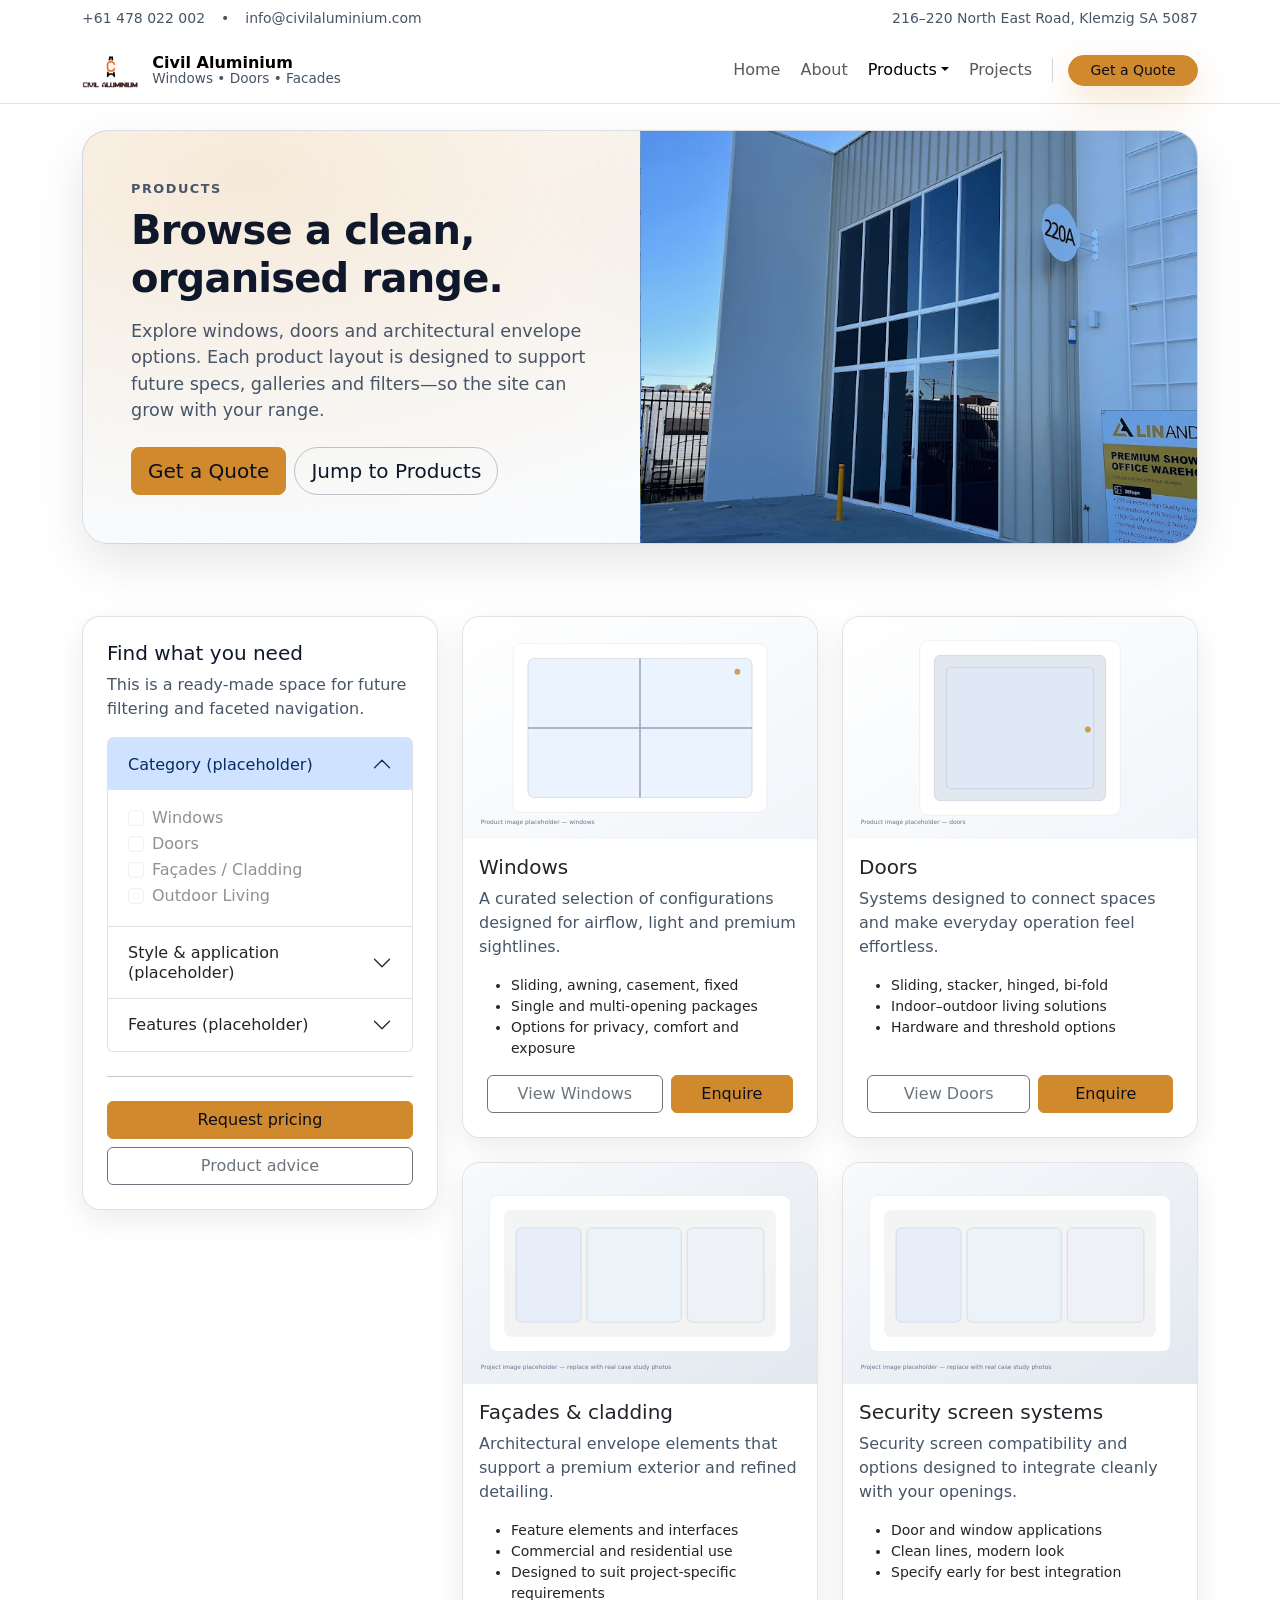
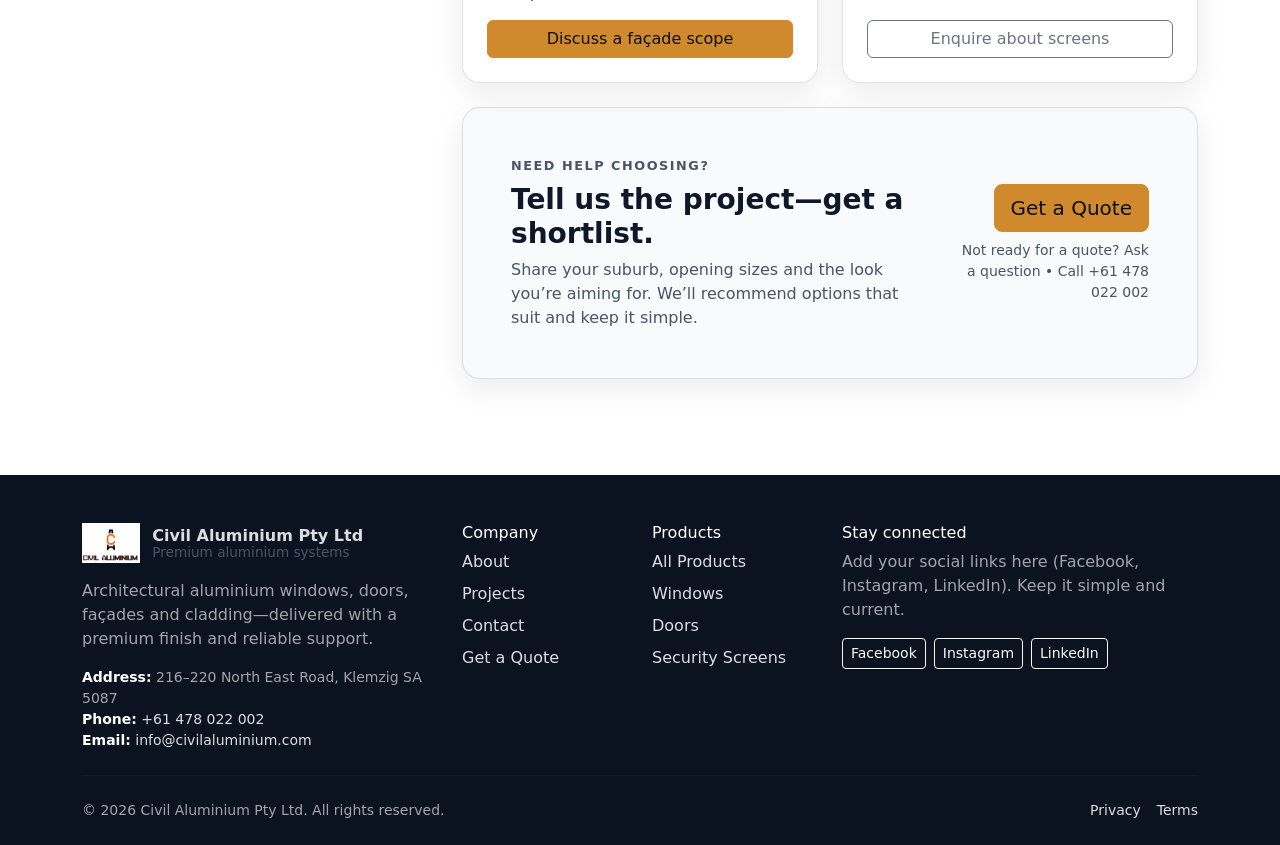
<file: products.html>
<!doctype html>
<html lang="en-AU">
<head>
  <meta charset="utf-8">
  <meta name="viewport" content="width=device-width, initial-scale=1">
  <title>Products | Civil Aluminium Pty Ltd</title>
  <meta name="description" content="Browse aluminium windows, doors, façades, cladding, patio covers, sunrooms and security screen systems by Civil Aluminium Pty Ltd.">
  <meta name="theme-color" content="#0b1220">
  <link rel="icon" href="images/logo.png">
  <link href="https://cdn.jsdelivr.net/npm/bootstrap@5.3.3/dist/css/bootstrap.min.css" rel="stylesheet">
  <link href="css/site.css" rel="stylesheet">
  <script type="application/ld+json">
  {
    "@context":"https://schema.org",
    "@type":"CollectionPage",
    "name":"Products",
    "url":"https://civilaluminium.com/products"
  }
  </script>
</head>
<body>
  <a class="skip-link" href="#main">Skip to content</a>

  <header class="border-bottom bg-white sticky-top">
    <div class="container py-2 d-none d-lg-block">
      <div class="d-flex align-items-center justify-content-between">
        <div class="d-flex align-items-center gap-3 small text-muted-2">
          <a class="text-decoration-none text-muted-2" href="tel:+61478022002">+61 478 022 002</a>
          <span aria-hidden="true">•</span>
          <a class="text-decoration-none text-muted-2" href="mailto:info@civilaluminium.com">info@civilaluminium.com</a>
        </div>
        <div class="small text-muted-2">
          216–220 North East Road, Klemzig SA 5087
        </div>
      </div>
    </div>

    <nav class="navbar navbar-expand-lg bg-white" aria-label="Primary">
      <div class="container">
        <a class="navbar-brand brand-lockup" href="index.html">
          <img src="images/logo.png" alt="Civil Aluminium Pty Ltd logo">
          <div class="brand-title d-none d-sm-block">
            <strong>Civil Aluminium</strong>
            <span>Windows • Doors • Facades</span>
          </div>
        </a>

        <button class="navbar-toggler" type="button" data-bs-toggle="offcanvas" data-bs-target="#offcanvasNav" aria-controls="offcanvasNav" aria-label="Open menu">
          <span class="navbar-toggler-icon"></span>
        </button>

        <div class="collapse navbar-collapse">
          <ul class="navbar-nav ms-auto align-items-lg-center gap-lg-1">
            <li class="nav-item"><a class="nav-link" href="index.html">Home</a></li>
            <li class="nav-item"><a class="nav-link" href="about.html">About</a></li>
            <li class="nav-item dropdown">
              <a class="nav-link dropdown-toggle active" aria-current="page" href="products.html" role="button" data-bs-toggle="dropdown" aria-expanded="false">Products</a>
              <ul class="dropdown-menu">
                <li><a class="dropdown-item" href="products.html">All Products</a></li>
                <li><hr class="dropdown-divider"></li>
                <li><a class="dropdown-item" href="products-windows.html">Windows</a></li>
                <li><a class="dropdown-item" href="products-doors.html">Doors</a></li>
              </ul>
            </li>
            <li class="nav-item"><a class="nav-link" href="projects.html">Projects</a></li>
            <li class="nav-item ms-lg-2 nav-cta d-flex">
              <a class="btn btn-sm btn-accent btn-quote" href="quote.html">Get a Quote</a>
            </li>
          </ul>
        </div>
      </div>
    </nav>

    <div class="offcanvas offcanvas-end" tabindex="-1" id="offcanvasNav" aria-labelledby="offcanvasNavLabel">
      <div class="offcanvas-header border-bottom">
        <div class="brand-lockup">
          <img src="images/logo.png" alt="Civil Aluminium Pty Ltd logo">
          <div class="brand-title">
            <strong id="offcanvasNavLabel">Civil Aluminium</strong>
            <span>Menu</span>
          </div>
        </div>
        <button type="button" class="btn-close" data-bs-dismiss="offcanvas" aria-label="Close menu"></button>
      </div>
      <div class="offcanvas-body">
        <div class="d-grid gap-2 mb-3">
          <a class="btn btn-accent" href="quote.html">Get a Quote</a>
          <a class="btn btn-outline-secondary" href="products.html">View Products</a>
        </div>
        <ul class="navbar-nav">
          <li class="nav-item"><a class="nav-link" href="index.html">Home</a></li>
          <li class="nav-item"><a class="nav-link" href="about.html">About</a></li>
          <li class="nav-item">
            <button class="nav-link offcanvas-accordion-toggle" type="button" data-bs-toggle="collapse" data-bs-target="#offcanvasProducts" aria-expanded="true" aria-controls="offcanvasProducts">
              <span>Products</span>
              <span class="offcanvas-chevron" aria-hidden="true"></span>
            </button>
            <div class="collapse show" id="offcanvasProducts">
              <ul class="navbar-nav ms-2">
                <li class="nav-item"><a class="nav-link ps-3" href="products.html" aria-current="page" data-bs-dismiss="offcanvas">All Products</a></li>
                <li class="nav-item"><a class="nav-link ps-3" href="products-windows.html" data-bs-dismiss="offcanvas">Windows</a></li>
                <li class="nav-item"><a class="nav-link ps-3" href="products-doors.html" data-bs-dismiss="offcanvas">Doors</a></li>
              </ul>
            </div>
          </li>
          <li class="nav-item"><a class="nav-link" href="projects.html">Projects</a></li>
          <li class="nav-item"><a class="nav-link" href="contact.html">Contact</a></li>
        </ul>
        <hr class="my-4">
        <div class="small text-muted-2">
          <div class="mb-2"><strong>Call:</strong> <a href="tel:+61478022002">+61 478 022 002</a></div>
          <div class="mb-2"><strong>Email:</strong> <a href="mailto:info@civilaluminium.com">info@civilaluminium.com</a></div>
          <div><strong>Visit:</strong> 216–220 North East Road, Klemzig SA 5087</div>
        </div>
      </div>
    </div>
  </header>

  <main id="main">
    <section class="section">
      <div class="container">
        <div class="hero shadow-premium">
          <div class="row g-0 align-items-stretch">
            <div class="col-lg-6 p-4 p-md-5">
              <p class="eyebrow mb-2">Products</p>
              <h1 class="display-6 fw-semibold mb-3">Browse a clean, organised range.</h1>
              <p class="hero-lead mb-4">Explore windows, doors and architectural envelope options. Each product layout is designed to support future specs, galleries and filters—so the site can grow with your range.</p>
              <div class="d-flex flex-column flex-sm-row gap-2">
                <a class="btn btn-accent btn-lg" href="quote.html">Get a Quote</a>
                <a class="btn btn-ghost btn-lg" href="#product-grid">Jump to Products</a>
              </div>
            </div>
            <div class="col-lg-6 hero-media" aria-hidden="true"></div>
          </div>
        </div>
      </div>
    </section>

    <section class="section pt-0">
      <div class="container">
        <div class="row g-4">
          <div class="col-lg-4" data-reveal>
            <div class="surface p-4 shadow-soft">
              <h2 class="h5 mb-2">Find what you need</h2>
              <p class="text-muted-2 mb-3">This is a ready-made space for future filtering and faceted navigation.</p>
              <div class="accordion" id="filters">
                <div class="accordion-item">
                  <h3 class="accordion-header" id="headingOne">
                    <button class="accordion-button" type="button" data-bs-toggle="collapse" data-bs-target="#collapseOne" aria-expanded="true" aria-controls="collapseOne">Category (placeholder)</button>
                  </h3>
                  <div id="collapseOne" class="accordion-collapse collapse show" aria-labelledby="headingOne" data-bs-parent="#filters">
                    <div class="accordion-body">
                      <div class="form-check">
                        <input class="form-check-input" type="checkbox" value="" id="catWindows" disabled>
                        <label class="form-check-label" for="catWindows">Windows</label>
                      </div>
                      <div class="form-check">
                        <input class="form-check-input" type="checkbox" value="" id="catDoors" disabled>
                        <label class="form-check-label" for="catDoors">Doors</label>
                      </div>
                      <div class="form-check">
                        <input class="form-check-input" type="checkbox" value="" id="catFacade" disabled>
                        <label class="form-check-label" for="catFacade">Façades / Cladding</label>
                      </div>
                      <div class="form-check">
                        <input class="form-check-input" type="checkbox" value="" id="catOutdoor" disabled>
                        <label class="form-check-label" for="catOutdoor">Outdoor Living</label>
                      </div>
                    </div>
                  </div>
                </div>
                <div class="accordion-item">
                  <h3 class="accordion-header" id="headingTwo">
                    <button class="accordion-button collapsed" type="button" data-bs-toggle="collapse" data-bs-target="#collapseTwo" aria-expanded="false" aria-controls="collapseTwo">Style & application (placeholder)</button>
                  </h3>
                  <div id="collapseTwo" class="accordion-collapse collapse" aria-labelledby="headingTwo" data-bs-parent="#filters">
                    <div class="accordion-body">
                      <div class="d-flex flex-wrap gap-2">
                        <span class="badge text-bg-light border">Sliding</span>
                        <span class="badge text-bg-light border">Awning</span>
                        <span class="badge text-bg-light border">Casement</span>
                        <span class="badge text-bg-light border">Bi-fold</span>
                        <span class="badge text-bg-light border">Commercial</span>
                        <span class="badge text-bg-light border">Residential</span>
                      </div>
                      <p class="small text-muted-2 mt-2 mb-0">Add real filters here when your product data is ready.</p>
                    </div>
                  </div>
                </div>
                <div class="accordion-item">
                  <h3 class="accordion-header" id="headingThree">
                    <button class="accordion-button collapsed" type="button" data-bs-toggle="collapse" data-bs-target="#collapseThree" aria-expanded="false" aria-controls="collapseThree">Features (placeholder)</button>
                  </h3>
                  <div id="collapseThree" class="accordion-collapse collapse" aria-labelledby="headingThree" data-bs-parent="#filters">
                    <div class="accordion-body">
                      <div class="d-flex flex-wrap gap-2">
                        <span class="badge text-bg-light border">Acoustic</span>
                        <span class="badge text-bg-light border">Thermal</span>
                        <span class="badge text-bg-light border">Security screens</span>
                        <span class="badge text-bg-light border">Low-e glazing</span>
                        <span class="badge text-bg-light border">BAL-ready</span>
                      </div>
                      <p class="small text-muted-2 mt-2 mb-0">Keep it fast: filter UI should be instant and lightweight.</p>
                    </div>
                  </div>
                </div>
              </div>
              <hr class="my-4">
              <div class="d-grid gap-2">
                <a class="btn btn-accent" href="quote.html">Request pricing</a>
                <a class="btn btn-outline-secondary" href="contact.html">Product advice</a>
              </div>
            </div>
          </div>

          <div class="col-lg-8">
            <div id="product-grid" class="row g-4">
              <div class="col-md-6" data-reveal>
                <article class="card card-premium h-100">
                  <img class="card-img-top" src="images/placeholder-windows.svg" alt="Windows category placeholder" loading="lazy" decoding="async">
                  <div class="card-body">
                    <h2 class="h5 mb-2">Windows</h2>
                    <p class="text-muted-2 mb-3">A curated selection of configurations designed for airflow, light and premium sightlines.</p>
                    <ul class="small mb-0">
                      <li>Sliding, awning, casement, fixed</li>
                      <li>Single and multi-opening packages</li>
                      <li>Options for privacy, comfort and exposure</li>
                    </ul>
                  </div>
                  <div class="card-footer bg-white border-0 pt-0 pb-4 px-4">
                    <div class="d-grid gap-2 d-sm-flex">
                      <a class="btn btn-outline-secondary flex-fill" href="products-windows.html">View Windows</a>
                      <a class="btn btn-accent flex-fill" href="quote.html">Enquire</a>
                    </div>
                  </div>
                </article>
              </div>

              <div class="col-md-6" data-reveal>
                <article class="card card-premium h-100">
                  <img class="card-img-top" src="images/placeholder-doors.svg" alt="Doors category placeholder" loading="lazy" decoding="async">
                  <div class="card-body">
                    <h2 class="h5 mb-2">Doors</h2>
                    <p class="text-muted-2 mb-3">Systems designed to connect spaces and make everyday operation feel effortless.</p>
                    <ul class="small mb-0">
                      <li>Sliding, stacker, hinged, bi-fold</li>
                      <li>Indoor–outdoor living solutions</li>
                      <li>Hardware and threshold options</li>
                    </ul>
                  </div>
                  <div class="card-footer bg-white border-0 pt-0 pb-4 px-4">
                    <div class="d-grid gap-2 d-sm-flex">
                      <a class="btn btn-outline-secondary flex-fill" href="products-doors.html">View Doors</a>
                      <a class="btn btn-accent flex-fill" href="quote.html">Enquire</a>
                    </div>
                  </div>
                </article>
              </div>

              <div class="col-md-6" data-reveal>
                <article id="facades" class="card card-premium h-100">
                  <img class="card-img-top" src="images/placeholder-project.svg" alt="Facade and cladding placeholder" loading="lazy" decoding="async">
                  <div class="card-body">
                    <h2 class="h5 mb-2">Façades & cladding</h2>
                    <p class="text-muted-2 mb-3">Architectural envelope elements that support a premium exterior and refined detailing.</p>
                    <ul class="small mb-0">
                      <li>Feature elements and interfaces</li>
                      <li>Commercial and residential use</li>
                      <li>Designed to suit project-specific requirements</li>
                    </ul>
                  </div>
                  <div class="card-footer bg-white border-0 pt-0 pb-4 px-4">
                    <a class="btn btn-accent w-100" href="quote.html">Discuss a façade scope</a>
                  </div>
                </article>
              </div>

              <div class="col-md-6" data-reveal>
                <article id="security" class="card card-premium h-100">
                  <img class="card-img-top" src="images/placeholder-project.svg" alt="Security screen systems placeholder" loading="lazy" decoding="async">
                  <div class="card-body">
                    <h2 class="h5 mb-2">Security screen systems</h2>
                    <p class="text-muted-2 mb-3">Security screen compatibility and options designed to integrate cleanly with your openings.</p>
                    <ul class="small mb-0">
                      <li>Door and window applications</li>
                      <li>Clean lines, modern look</li>
                      <li>Specify early for best integration</li>
                    </ul>
                  </div>
                  <div class="card-footer bg-white border-0 pt-0 pb-4 px-4">
                    <a class="btn btn-outline-secondary w-100" href="quote.html">Enquire about screens</a>
                  </div>
                </article>
              </div>

              <div class="col-12" data-reveal>
                <div class="surface-soft p-4 p-md-5 shadow-soft">
                  <div class="row align-items-center g-4">
                    <div class="col-lg-8">
                      <p class="eyebrow mb-2">Need help choosing?</p>
                      <h2 class="h3 fw-semibold mb-2">Tell us the project—get a shortlist.</h2>
                      <p class="text-muted-2 mb-0">Share your suburb, opening sizes and the look you’re aiming for. We’ll recommend options that suit and keep it simple.</p>
                    </div>
                    <div class="col-lg-4 text-lg-end">
                      <div class="d-grid gap-2 d-sm-flex justify-content-lg-end">
                        <a class="btn btn-accent btn-lg" href="quote.html">Get a Quote</a>
                      </div>
                      <div class="small text-muted-2 mt-2">
                        <a class="cta-secondary" href="contact.html">Not ready for a quote? Ask a question</a>
                        <span aria-hidden="true">•</span>
                        <span>Call</span> <a href="tel:+61478022002">+61 478 022 002</a>
                      </div>
                    </div>
                  </div>
                </div>
              </div>
            </div>
          </div>

        </div>
      </div>
    </section>
  </main>

  <div class="mobile-call">
    <a class="btn btn-accent w-100 py-3" href="tel:+61478022002" aria-label="Call Civil Aluminium">Call +61 478 022 002</a>
  </div>

  <footer class="pt-5 pb-4 mt-4">
    <div class="container">
      <div class="row g-4">
        <div class="col-lg-4">
          <div class="brand-lockup mb-3">
            <img src="images/logo.png" alt="Civil Aluminium Pty Ltd logo">
            <div class="brand-title">
              <strong>Civil Aluminium Pty Ltd</strong>
              <span class="footer-muted">Premium aluminium systems</span>
            </div>
          </div>
          <p class="footer-muted mb-3">Architectural aluminium windows, doors, façades and cladding—delivered with a premium finish and reliable support.</p>
          <div class="small footer-muted">
            <div><strong class="text-white">Address:</strong> 216–220 North East Road, Klemzig SA 5087</div>
            <div><strong class="text-white">Phone:</strong> <a href="tel:+61478022002">+61 478 022 002</a></div>
            <div><strong class="text-white">Email:</strong> <a href="mailto:info@civilaluminium.com">info@civilaluminium.com</a></div>
          </div>
        </div>
        <div class="col-6 col-lg-2">
          <h3 class="h6 text-white">Company</h3>
          <ul class="list-unstyled footer-muted">
            <li class="mb-2"><a href="about.html">About</a></li>
            <li class="mb-2"><a href="projects.html">Projects</a></li>
            <li class="mb-2"><a href="contact.html">Contact</a></li>
            <li class="mb-2"><a href="quote.html">Get a Quote</a></li>
          </ul>
        </div>
        <div class="col-6 col-lg-2">
          <h3 class="h6 text-white">Products</h3>
          <ul class="list-unstyled footer-muted">
            <li class="mb-2"><a href="products.html">All Products</a></li>
            <li class="mb-2"><a href="products-windows.html">Windows</a></li>
            <li class="mb-2"><a href="products-doors.html">Doors</a></li>
            <li class="mb-2"><a href="products.html#security">Security Screens</a></li>
          </ul>
        </div>
        <div class="col-lg-4">
          <h3 class="h6 text-white">Stay connected</h3>
          <p class="footer-muted mb-3">Add your social links here (Facebook, Instagram, LinkedIn). Keep it simple and current.</p>
          <div class="d-flex flex-wrap gap-2">
            <a class="btn btn-sm btn-outline-light" href="#" aria-label="Facebook (placeholder)">Facebook</a>
            <a class="btn btn-sm btn-outline-light" href="#" aria-label="Instagram (placeholder)">Instagram</a>
            <a class="btn btn-sm btn-outline-light" href="#" aria-label="LinkedIn (placeholder)">LinkedIn</a>
          </div>
        </div>
      </div>
      <hr class="border-secondary border-opacity-25 my-4">
      <div class="d-flex flex-column flex-md-row gap-2 justify-content-between small footer-muted">
        <div>© <span id="year"></span> Civil Aluminium Pty Ltd. All rights reserved.</div>
        <div class="d-flex gap-3">
          <a href="contact.html">Privacy</a>
          <a href="contact.html">Terms</a>
        </div>
      </div>
    </div>
  </footer>

  <script src="https://cdn.jsdelivr.net/npm/bootstrap@5.3.3/dist/js/bootstrap.bundle.min.js"></script>
  <script src="js/site.js"></script>
  <script>
    document.getElementById("year").textContent = new Date().getFullYear();
  </script>
</body>
</html>
</file>
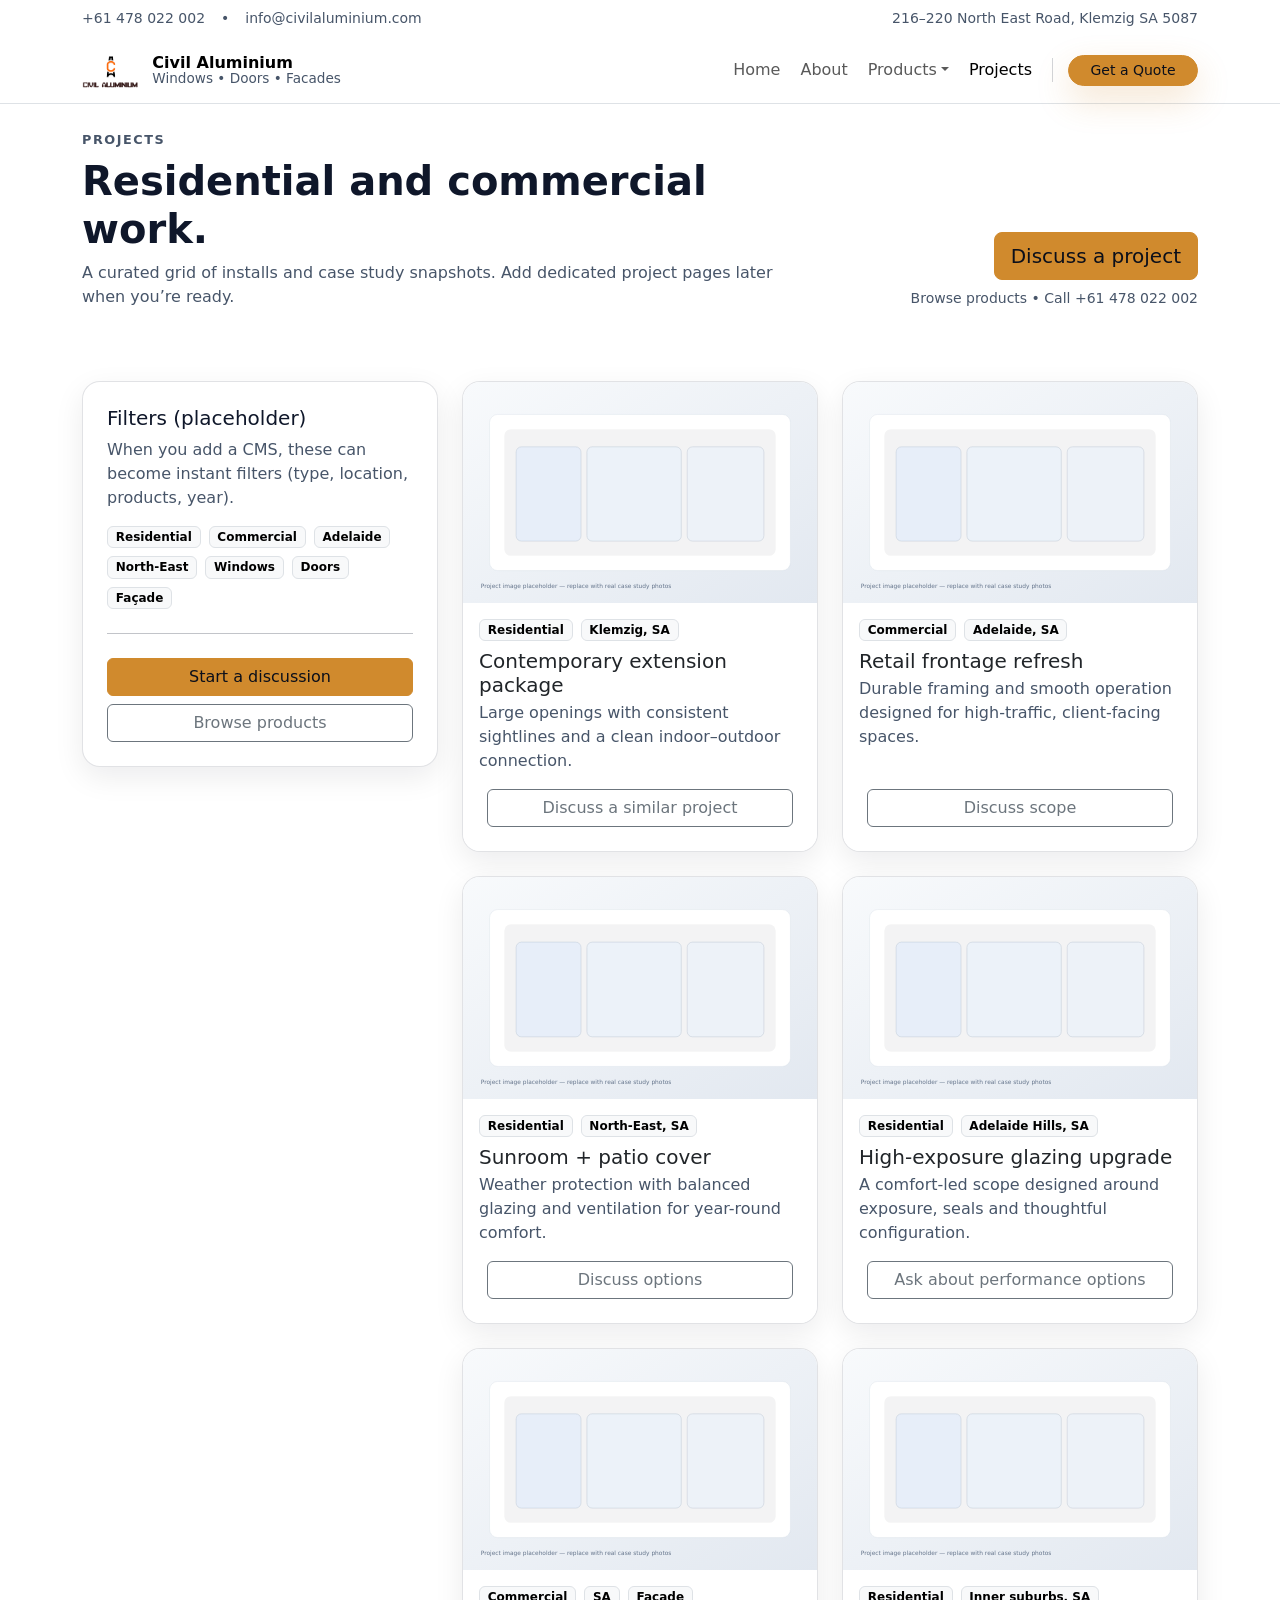
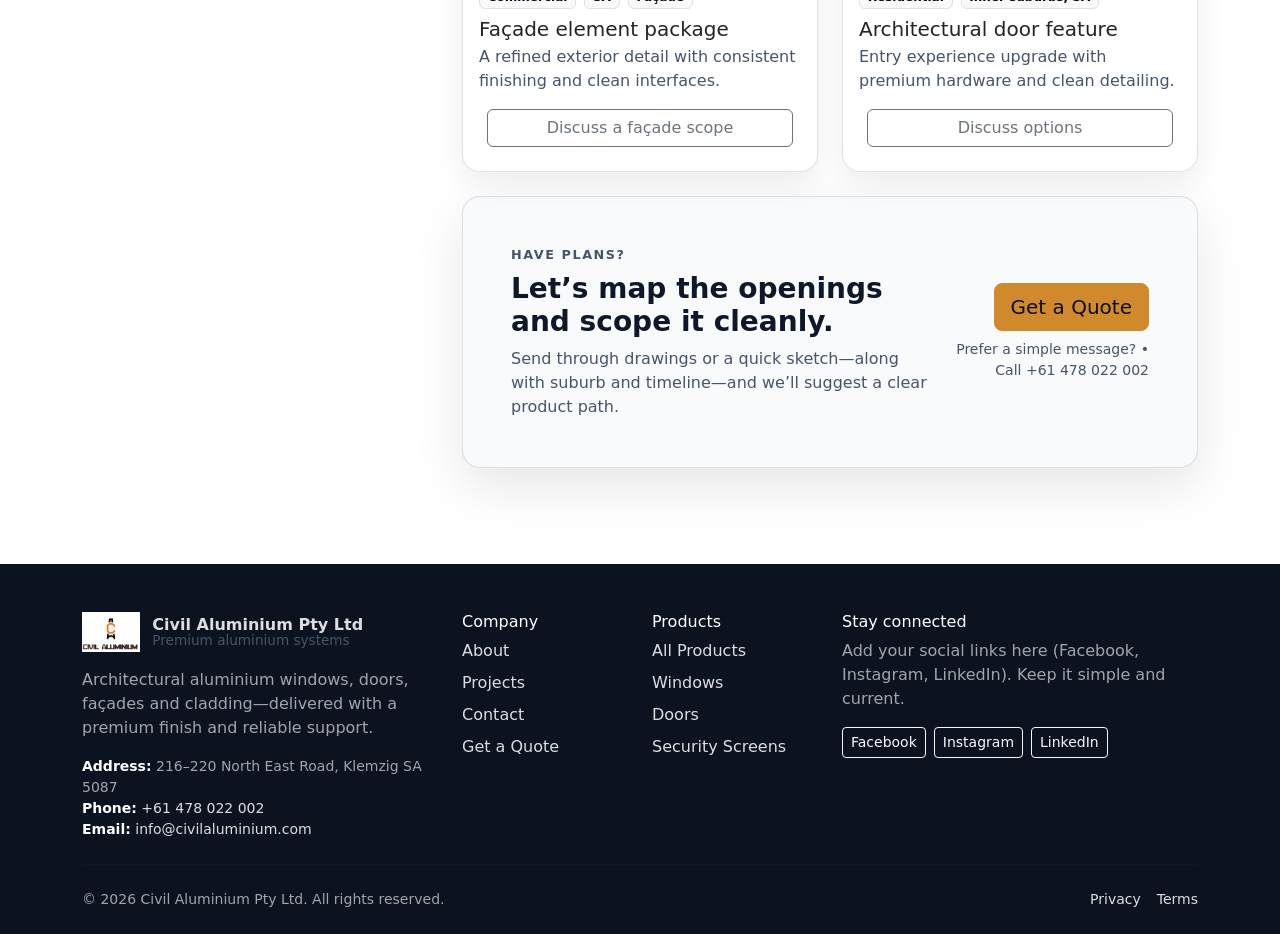
<file: projects.html>
<!doctype html>
<html lang="en-AU">
<head>
  <meta charset="utf-8">
  <meta name="viewport" content="width=device-width, initial-scale=1">
  <title>Projects | Civil Aluminium Pty Ltd</title>
  <meta name="description" content="View selected residential and commercial projects by Civil Aluminium Pty Ltd across South Australia — windows, doors, façades and cladding.">
  <meta name="theme-color" content="#0b1220">
  <link rel="icon" href="images/logo.png">
  <link href="https://cdn.jsdelivr.net/npm/bootstrap@5.3.3/dist/css/bootstrap.min.css" rel="stylesheet">
  <link href="css/site.css" rel="stylesheet">
  <script type="application/ld+json">
  {
    "@context":"https://schema.org",
    "@type":"CollectionPage",
    "name":"Projects",
    "url":"https://civilaluminium.com/projects"
  }
  </script>
</head>
<body>
  <a class="skip-link" href="#main">Skip to content</a>

  <header class="border-bottom bg-white sticky-top">
    <div class="container py-2 d-none d-lg-block">
      <div class="d-flex align-items-center justify-content-between">
        <div class="d-flex align-items-center gap-3 small text-muted-2">
          <a class="text-decoration-none text-muted-2" href="tel:+61478022002">+61 478 022 002</a>
          <span aria-hidden="true">•</span>
          <a class="text-decoration-none text-muted-2" href="mailto:info@civilaluminium.com">info@civilaluminium.com</a>
        </div>
        <div class="small text-muted-2">
          216–220 North East Road, Klemzig SA 5087
        </div>
      </div>
    </div>

    <nav class="navbar navbar-expand-lg bg-white" aria-label="Primary">
      <div class="container">
        <a class="navbar-brand brand-lockup" href="index.html">
          <img src="images/logo.png" alt="Civil Aluminium Pty Ltd logo">
          <div class="brand-title d-none d-sm-block">
            <strong>Civil Aluminium</strong>
            <span>Windows • Doors • Facades</span>
          </div>
        </a>

        <button class="navbar-toggler" type="button" data-bs-toggle="offcanvas" data-bs-target="#offcanvasNav" aria-controls="offcanvasNav" aria-label="Open menu">
          <span class="navbar-toggler-icon"></span>
        </button>

        <div class="collapse navbar-collapse">
          <ul class="navbar-nav ms-auto align-items-lg-center gap-lg-1">
            <li class="nav-item"><a class="nav-link" href="index.html">Home</a></li>
            <li class="nav-item"><a class="nav-link" href="about.html">About</a></li>
            <li class="nav-item dropdown">
              <a class="nav-link dropdown-toggle" href="products.html" role="button" data-bs-toggle="dropdown" aria-expanded="false">Products</a>
              <ul class="dropdown-menu">
                <li><a class="dropdown-item" href="products.html">All Products</a></li>
                <li><hr class="dropdown-divider"></li>
                <li><a class="dropdown-item" href="products-windows.html">Windows</a></li>
                <li><a class="dropdown-item" href="products-doors.html">Doors</a></li>
              </ul>
            </li>
            <li class="nav-item"><a class="nav-link active" aria-current="page" href="projects.html">Projects</a></li>
            <li class="nav-item ms-lg-2 nav-cta d-flex">
              <a class="btn btn-sm btn-accent btn-quote" href="quote.html">Get a Quote</a>
            </li>
          </ul>
        </div>
      </div>
    </nav>

    <div class="offcanvas offcanvas-end" tabindex="-1" id="offcanvasNav" aria-labelledby="offcanvasNavLabel">
      <div class="offcanvas-header border-bottom">
        <div class="brand-lockup">
          <img src="images/logo.png" alt="Civil Aluminium Pty Ltd logo">
          <div class="brand-title">
            <strong id="offcanvasNavLabel">Civil Aluminium</strong>
            <span>Menu</span>
          </div>
        </div>
        <button type="button" class="btn-close" data-bs-dismiss="offcanvas" aria-label="Close menu"></button>
      </div>
      <div class="offcanvas-body">
        <div class="d-grid gap-2 mb-3">
          <a class="btn btn-accent" href="quote.html">Get a Quote</a>
          <a class="btn btn-outline-secondary" href="products.html">View Products</a>
        </div>
        <ul class="navbar-nav">
          <li class="nav-item"><a class="nav-link" href="index.html">Home</a></li>
          <li class="nav-item"><a class="nav-link" href="about.html">About</a></li>
          <li class="nav-item">
            <button class="nav-link offcanvas-accordion-toggle" type="button" data-bs-toggle="collapse" data-bs-target="#offcanvasProducts" aria-expanded="false" aria-controls="offcanvasProducts">
              <span>Products</span>
              <span class="offcanvas-chevron" aria-hidden="true"></span>
            </button>
            <div class="collapse" id="offcanvasProducts">
              <ul class="navbar-nav ms-2">
                <li class="nav-item"><a class="nav-link ps-3" href="products.html" data-bs-dismiss="offcanvas">All Products</a></li>
                <li class="nav-item"><a class="nav-link ps-3" href="products-windows.html" data-bs-dismiss="offcanvas">Windows</a></li>
                <li class="nav-item"><a class="nav-link ps-3" href="products-doors.html" data-bs-dismiss="offcanvas">Doors</a></li>
              </ul>
            </div>
          </li>
          <li class="nav-item"><a class="nav-link" href="projects.html">Projects</a></li>
          <li class="nav-item"><a class="nav-link" href="contact.html">Contact</a></li>
        </ul>
        <hr class="my-4">
        <div class="small text-muted-2">
          <div class="mb-2"><strong>Call:</strong> <a href="tel:+61478022002">+61 478 022 002</a></div>
          <div class="mb-2"><strong>Email:</strong> <a href="mailto:info@civilaluminium.com">info@civilaluminium.com</a></div>
          <div><strong>Visit:</strong> 216–220 North East Road, Klemzig SA 5087</div>
        </div>
      </div>
    </div>
  </header>

  <main id="main">
    <section class="section">
      <div class="container">
        <div class="row align-items-end g-3" data-reveal>
          <div class="col-lg-8">
            <p class="eyebrow mb-2">Projects</p>
            <h1 class="display-6 fw-semibold mb-2">Residential and commercial work.</h1>
            <p class="text-muted-2 mb-0">A curated grid of installs and case study snapshots. Add dedicated project pages later when you’re ready.</p>
          </div>
          <div class="col-lg-4 text-lg-end">
            <a class="btn btn-accent btn-lg" href="quote.html">Discuss a project</a>
            <div class="small text-muted-2 mt-2">
              <a class="cta-secondary" href="products.html">Browse products</a>
              <span aria-hidden="true">•</span>
              <span>Call</span> <a href="tel:+61478022002">+61 478 022 002</a>
            </div>
          </div>
        </div>
      </div>
    </section>

    <section class="section pt-0">
      <div class="container">
        <div class="row g-4 align-items-start">
          <div class="col-lg-4" data-reveal>
            <div class="sidebar-sticky">
              <div class="surface p-4 shadow-soft sidebar-panel">
                <h2 class="h5 mb-2">Filters (placeholder)</h2>
                <p class="text-muted-2 mb-3">When you add a CMS, these can become instant filters (type, location, products, year).</p>
                <div class="d-flex flex-wrap gap-2">
                  <span class="badge text-bg-light border">Residential</span>
                  <span class="badge text-bg-light border">Commercial</span>
                  <span class="badge text-bg-light border">Adelaide</span>
                  <span class="badge text-bg-light border">North-East</span>
                  <span class="badge text-bg-light border">Windows</span>
                  <span class="badge text-bg-light border">Doors</span>
                  <span class="badge text-bg-light border">Façade</span>
                </div>
                <hr class="my-4">
                <div class="d-grid gap-2">
                  <a class="btn btn-accent" href="quote.html">Start a discussion</a>
                  <a class="btn btn-outline-secondary" href="products.html">Browse products</a>
                </div>
              </div>
            </div>
          </div>

          <div class="col-lg-8">
            <div id="project-grid" class="row g-4">
              <div class="col-md-6" data-reveal>
                <article class="card card-premium h-100">
                  <img class="card-img-top" src="images/placeholder-project.svg" alt="Project image placeholder" loading="lazy" decoding="async">
                  <div class="card-body">
                    <div class="d-flex flex-wrap gap-2 mb-2">
                      <span class="badge text-bg-light border">Residential</span>
                      <span class="badge text-bg-light border">Klemzig, SA</span>
                    </div>
                    <h2 class="h5 mb-1">Contemporary extension package</h2>
                    <p class="text-muted-2 mb-0">Large openings with consistent sightlines and a clean indoor–outdoor connection.</p>
                  </div>
                  <div class="card-footer bg-white border-0 pt-0 pb-4 px-4">
                    <a class="btn btn-outline-secondary w-100" href="quote.html">Discuss a similar project</a>
                  </div>
                </article>
              </div>

              <div class="col-md-6" data-reveal>
                <article class="card card-premium h-100">
                  <img class="card-img-top" src="images/placeholder-project.svg" alt="Project image placeholder" loading="lazy" decoding="async">
                  <div class="card-body">
                    <div class="d-flex flex-wrap gap-2 mb-2">
                      <span class="badge text-bg-light border">Commercial</span>
                      <span class="badge text-bg-light border">Adelaide, SA</span>
                    </div>
                    <h2 class="h5 mb-1">Retail frontage refresh</h2>
                    <p class="text-muted-2 mb-0">Durable framing and smooth operation designed for high-traffic, client-facing spaces.</p>
                  </div>
                  <div class="card-footer bg-white border-0 pt-0 pb-4 px-4">
                    <a class="btn btn-outline-secondary w-100" href="quote.html">Discuss scope</a>
                  </div>
                </article>
              </div>

              <div class="col-md-6" data-reveal>
                <article class="card card-premium h-100">
                  <img class="card-img-top" src="images/placeholder-project.svg" alt="Project image placeholder" loading="lazy" decoding="async">
                  <div class="card-body">
                    <div class="d-flex flex-wrap gap-2 mb-2">
                      <span class="badge text-bg-light border">Residential</span>
                      <span class="badge text-bg-light border">North-East, SA</span>
                    </div>
                    <h2 class="h5 mb-1">Sunroom + patio cover</h2>
                    <p class="text-muted-2 mb-0">Weather protection with balanced glazing and ventilation for year-round comfort.</p>
                  </div>
                  <div class="card-footer bg-white border-0 pt-0 pb-4 px-4">
                    <a class="btn btn-outline-secondary w-100" href="quote.html">Discuss options</a>
                  </div>
                </article>
              </div>

              <div class="col-md-6" data-reveal>
                <article class="card card-premium h-100">
                  <img class="card-img-top" src="images/placeholder-project.svg" alt="Project image placeholder" loading="lazy" decoding="async">
                  <div class="card-body">
                    <div class="d-flex flex-wrap gap-2 mb-2">
                      <span class="badge text-bg-light border">Residential</span>
                      <span class="badge text-bg-light border">Adelaide Hills, SA</span>
                    </div>
                    <h2 class="h5 mb-1">High-exposure glazing upgrade</h2>
                    <p class="text-muted-2 mb-0">A comfort-led scope designed around exposure, seals and thoughtful configuration.</p>
                  </div>
                  <div class="card-footer bg-white border-0 pt-0 pb-4 px-4">
                    <a class="btn btn-outline-secondary w-100" href="quote.html">Ask about performance options</a>
                  </div>
                </article>
              </div>

              <div class="col-md-6" data-reveal>
                <article class="card card-premium h-100">
                  <img class="card-img-top" src="images/placeholder-project.svg" alt="Project image placeholder" loading="lazy" decoding="async">
                  <div class="card-body">
                    <div class="d-flex flex-wrap gap-2 mb-2">
                      <span class="badge text-bg-light border">Commercial</span>
                      <span class="badge text-bg-light border">SA</span>
                      <span class="badge text-bg-light border">Façade</span>
                    </div>
                    <h2 class="h5 mb-1">Façade element package</h2>
                    <p class="text-muted-2 mb-0">A refined exterior detail with consistent finishing and clean interfaces.</p>
                  </div>
                  <div class="card-footer bg-white border-0 pt-0 pb-4 px-4">
                    <a class="btn btn-outline-secondary w-100" href="quote.html">Discuss a façade scope</a>
                  </div>
                </article>
              </div>

              <div class="col-md-6" data-reveal>
                <article class="card card-premium h-100">
                  <img class="card-img-top" src="images/placeholder-project.svg" alt="Project image placeholder" loading="lazy" decoding="async">
                  <div class="card-body">
                    <div class="d-flex flex-wrap gap-2 mb-2">
                      <span class="badge text-bg-light border">Residential</span>
                      <span class="badge text-bg-light border">Inner suburbs, SA</span>
                    </div>
                    <h2 class="h5 mb-1">Architectural door feature</h2>
                    <p class="text-muted-2 mb-0">Entry experience upgrade with premium hardware and clean detailing.</p>
                  </div>
                  <div class="card-footer bg-white border-0 pt-0 pb-4 px-4">
                    <a class="btn btn-outline-secondary w-100" href="quote.html">Discuss options</a>
                  </div>
                </article>
              </div>

              <div class="col-12" data-reveal>
                <div class="surface-soft shadow-premium p-4 p-md-5">
                  <div class="row align-items-center g-4">
                    <div class="col-lg-8">
                      <p class="eyebrow mb-2">Have plans?</p>
                      <h2 class="h3 fw-semibold mb-2">Let’s map the openings and scope it cleanly.</h2>
                      <p class="text-muted-2 mb-0">Send through drawings or a quick sketch—along with suburb and timeline—and we’ll suggest a clear product path.</p>
                    </div>
                    <div class="col-lg-4 text-lg-end">
                      <div class="d-grid gap-2 d-sm-flex justify-content-lg-end">
                        <a class="btn btn-accent btn-lg" href="quote.html">Get a Quote</a>
                      </div>
                      <div class="small text-muted-2 mt-2">
                        <a class="cta-secondary" href="contact.html">Prefer a simple message?</a>
                        <span aria-hidden="true">•</span>
                        <span>Call</span> <a href="tel:+61478022002">+61 478 022 002</a>
                      </div>
                    </div>
                  </div>
                </div>
              </div>
            </div>
          </div>

        </div>
      </div>
    </section>
  </main>

  <div class="mobile-call">
    <a class="btn btn-accent w-100 py-3" href="tel:+61478022002" aria-label="Call Civil Aluminium">Call +61 478 022 002</a>
  </div>

  <footer class="pt-5 pb-4 mt-4">
    <div class="container">
      <div class="row g-4">
        <div class="col-lg-4">
          <div class="brand-lockup mb-3">
            <img src="images/logo.png" alt="Civil Aluminium Pty Ltd logo">
            <div class="brand-title">
              <strong>Civil Aluminium Pty Ltd</strong>
              <span class="footer-muted">Premium aluminium systems</span>
            </div>
          </div>
          <p class="footer-muted mb-3">Architectural aluminium windows, doors, façades and cladding—delivered with a premium finish and reliable support.</p>
          <div class="small footer-muted">
            <div><strong class="text-white">Address:</strong> 216–220 North East Road, Klemzig SA 5087</div>
            <div><strong class="text-white">Phone:</strong> <a href="tel:+61478022002">+61 478 022 002</a></div>
            <div><strong class="text-white">Email:</strong> <a href="mailto:info@civilaluminium.com">info@civilaluminium.com</a></div>
          </div>
        </div>
        <div class="col-6 col-lg-2">
          <h3 class="h6 text-white">Company</h3>
          <ul class="list-unstyled footer-muted">
            <li class="mb-2"><a href="about.html">About</a></li>
            <li class="mb-2"><a href="projects.html">Projects</a></li>
            <li class="mb-2"><a href="contact.html">Contact</a></li>
            <li class="mb-2"><a href="quote.html">Get a Quote</a></li>
          </ul>
        </div>
        <div class="col-6 col-lg-2">
          <h3 class="h6 text-white">Products</h3>
          <ul class="list-unstyled footer-muted">
            <li class="mb-2"><a href="products.html">All Products</a></li>
            <li class="mb-2"><a href="products-windows.html">Windows</a></li>
            <li class="mb-2"><a href="products-doors.html">Doors</a></li>
            <li class="mb-2"><a href="products.html#security">Security Screens</a></li>
          </ul>
        </div>
        <div class="col-lg-4">
          <h3 class="h6 text-white">Stay connected</h3>
          <p class="footer-muted mb-3">Add your social links here (Facebook, Instagram, LinkedIn). Keep it simple and current.</p>
          <div class="d-flex flex-wrap gap-2">
            <a class="btn btn-sm btn-outline-light" href="#" aria-label="Facebook (placeholder)">Facebook</a>
            <a class="btn btn-sm btn-outline-light" href="#" aria-label="Instagram (placeholder)">Instagram</a>
            <a class="btn btn-sm btn-outline-light" href="#" aria-label="LinkedIn (placeholder)">LinkedIn</a>
          </div>
        </div>
      </div>
      <hr class="border-secondary border-opacity-25 my-4">
      <div class="d-flex flex-column flex-md-row gap-2 justify-content-between small footer-muted">
        <div>© <span id="year"></span> Civil Aluminium Pty Ltd. All rights reserved.</div>
        <div class="d-flex gap-3">
          <a href="contact.html">Privacy</a>
          <a href="contact.html">Terms</a>
        </div>
      </div>
    </div>
  </footer>

  <script src="https://cdn.jsdelivr.net/npm/bootstrap@5.3.3/dist/js/bootstrap.bundle.min.js"></script>
  <script src="js/site.js"></script>
  <script>
    document.getElementById("year").textContent = new Date().getFullYear();
  </script>
</body>
</html>
</file>
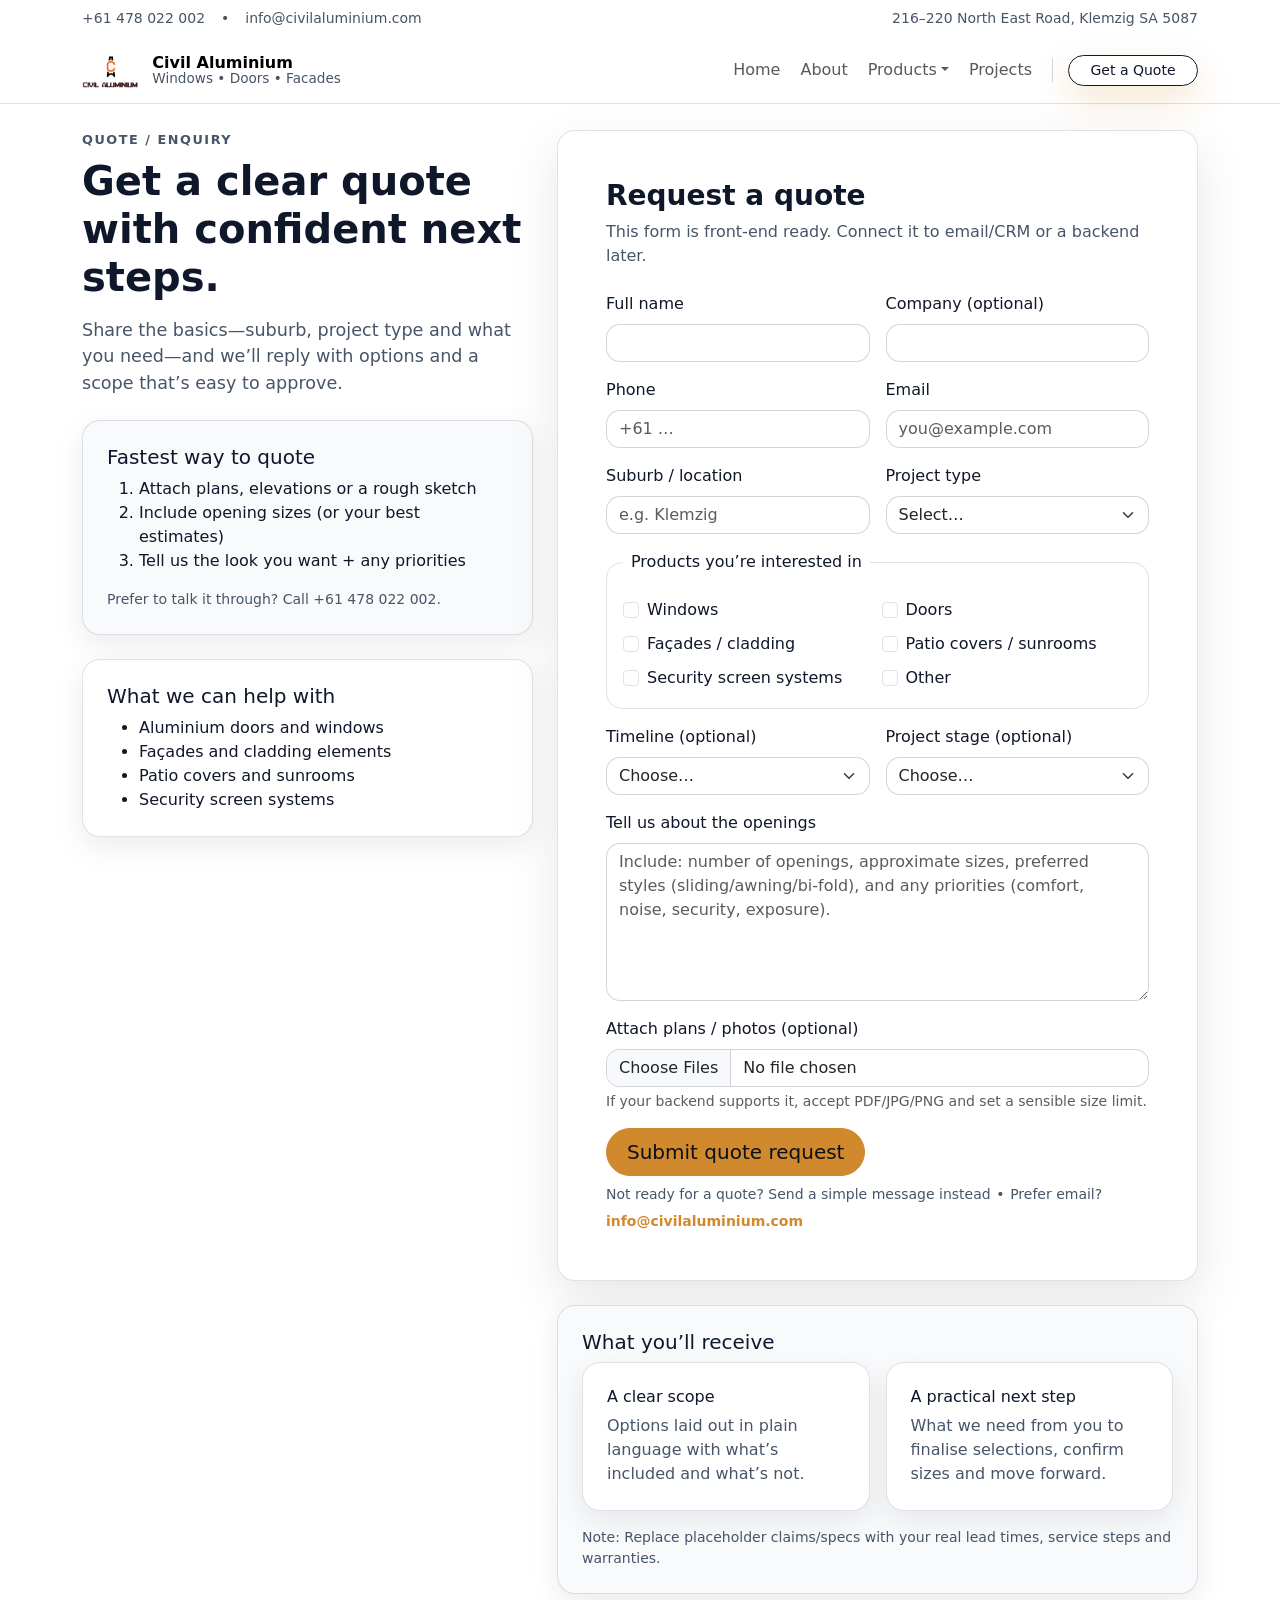
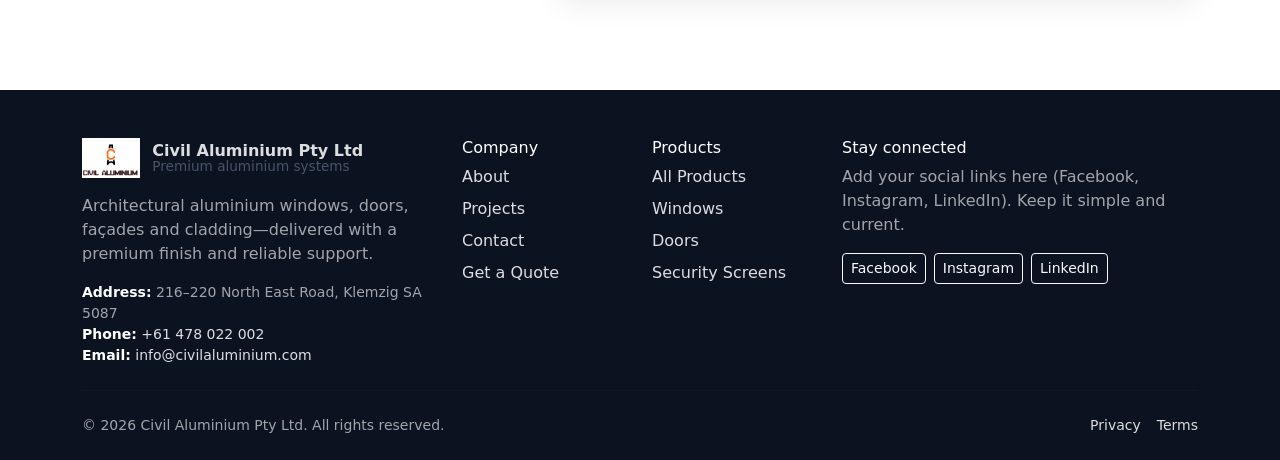
<file: quote.html>
<!doctype html>
<html lang="en-AU">
<head>
  <meta charset="utf-8">
  <meta name="viewport" content="width=device-width, initial-scale=1">
  <title>Get a Quote | Civil Aluminium Pty Ltd</title>
  <meta name="description" content="Request a quote from Civil Aluminium Pty Ltd. Share your project type, suburb, measurements and product interest to receive clear next steps.">
  <meta name="theme-color" content="#0b1220">
  <link rel="icon" href="images/logo.png">
  <link href="https://cdn.jsdelivr.net/npm/bootstrap@5.3.3/dist/css/bootstrap.min.css" rel="stylesheet">
  <link href="css/site.css" rel="stylesheet">
  <script type="application/ld+json">
  {
    "@context":"https://schema.org",
    "@type":"WebPage",
    "name":"Get a Quote",
    "url":"https://civilaluminium.com/quote"
  }
  </script>
</head>
<body>
  <a class="skip-link" href="#main">Skip to content</a>

  <header class="border-bottom bg-white sticky-top">
    <div class="container py-2 d-none d-lg-block">
      <div class="d-flex align-items-center justify-content-between">
        <div class="d-flex align-items-center gap-3 small text-muted-2">
          <a class="text-decoration-none text-muted-2" href="tel:+61478022002">+61 478 022 002</a>
          <span aria-hidden="true">•</span>
          <a class="text-decoration-none text-muted-2" href="mailto:info@civilaluminium.com">info@civilaluminium.com</a>
        </div>
        <div class="small text-muted-2">
          216–220 North East Road, Klemzig SA 5087
        </div>
      </div>
    </div>

    <nav class="navbar navbar-expand-lg bg-white" aria-label="Primary">
      <div class="container">
        <a class="navbar-brand brand-lockup" href="index.html">
          <img src="images/logo.png" alt="Civil Aluminium Pty Ltd logo">
          <div class="brand-title d-none d-sm-block">
            <strong>Civil Aluminium</strong>
            <span>Windows • Doors • Facades</span>
          </div>
        </a>

        <button class="navbar-toggler" type="button" data-bs-toggle="offcanvas" data-bs-target="#offcanvasNav" aria-controls="offcanvasNav" aria-label="Open menu">
          <span class="navbar-toggler-icon"></span>
        </button>

        <div class="collapse navbar-collapse">
          <ul class="navbar-nav ms-auto align-items-lg-center gap-lg-1">
            <li class="nav-item"><a class="nav-link" href="index.html">Home</a></li>
            <li class="nav-item"><a class="nav-link" href="about.html">About</a></li>
            <li class="nav-item dropdown">
              <a class="nav-link dropdown-toggle" href="products.html" role="button" data-bs-toggle="dropdown" aria-expanded="false">Products</a>
              <ul class="dropdown-menu">
                <li><a class="dropdown-item" href="products.html">All Products</a></li>
                <li><hr class="dropdown-divider"></li>
                <li><a class="dropdown-item" href="products-windows.html">Windows</a></li>
                <li><a class="dropdown-item" href="products-doors.html">Doors</a></li>
              </ul>
            </li>
            <li class="nav-item"><a class="nav-link" href="projects.html">Projects</a></li>
            <li class="nav-item ms-lg-2 nav-cta d-flex">
              <a class="btn btn-sm btn-accent btn-quote active" aria-current="page" href="quote.html">Get a Quote</a>
            </li>
          </ul>
        </div>
      </div>
    </nav>

    <div class="offcanvas offcanvas-end" tabindex="-1" id="offcanvasNav" aria-labelledby="offcanvasNavLabel">
      <div class="offcanvas-header border-bottom">
        <div class="brand-lockup">
          <img src="images/logo.png" alt="Civil Aluminium Pty Ltd logo">
          <div class="brand-title">
            <strong id="offcanvasNavLabel">Civil Aluminium</strong>
            <span>Menu</span>
          </div>
        </div>
        <button type="button" class="btn-close" data-bs-dismiss="offcanvas" aria-label="Close menu"></button>
      </div>
      <div class="offcanvas-body">
        <div class="d-grid gap-2 mb-3">
          <a class="btn btn-accent" href="quote.html">Get a Quote</a>
          <a class="btn btn-outline-secondary" href="products.html">View Products</a>
        </div>
        <ul class="navbar-nav">
          <li class="nav-item"><a class="nav-link" href="index.html">Home</a></li>
          <li class="nav-item"><a class="nav-link" href="about.html">About</a></li>
          <li class="nav-item">
            <button class="nav-link offcanvas-accordion-toggle" type="button" data-bs-toggle="collapse" data-bs-target="#offcanvasProducts" aria-expanded="false" aria-controls="offcanvasProducts">
              <span>Products</span>
              <span class="offcanvas-chevron" aria-hidden="true"></span>
            </button>
            <div class="collapse" id="offcanvasProducts">
              <ul class="navbar-nav ms-2">
                <li class="nav-item"><a class="nav-link ps-3" href="products.html" data-bs-dismiss="offcanvas">All Products</a></li>
                <li class="nav-item"><a class="nav-link ps-3" href="products-windows.html" data-bs-dismiss="offcanvas">Windows</a></li>
                <li class="nav-item"><a class="nav-link ps-3" href="products-doors.html" data-bs-dismiss="offcanvas">Doors</a></li>
              </ul>
            </div>
          </li>
          <li class="nav-item"><a class="nav-link" href="projects.html">Projects</a></li>
          <li class="nav-item"><a class="nav-link" href="contact.html">Contact</a></li>
        </ul>
        <hr class="my-4">
        <div class="small text-muted-2">
          <div class="mb-2"><strong>Call:</strong> <a href="tel:+61478022002">+61 478 022 002</a></div>
          <div class="mb-2"><strong>Email:</strong> <a href="mailto:info@civilaluminium.com">info@civilaluminium.com</a></div>
          <div><strong>Visit:</strong> 216–220 North East Road, Klemzig SA 5087</div>
        </div>
      </div>
    </div>
  </header>

  <main id="main">
    <section class="section">
      <div class="container">
        <div class="row g-4 align-items-start">
          <div class="col-lg-5" data-reveal>
            <p class="eyebrow mb-2">Quote / Enquiry</p>
            <h1 class="display-6 fw-semibold mb-3">Get a clear quote with confident next steps.</h1>
            <p class="hero-lead mb-4">Share the basics—suburb, project type and what you need—and we’ll reply with options and a scope that’s easy to approve.</p>

            <div class="surface-soft p-4 shadow-soft">
              <h2 class="h5 mb-2">Fastest way to quote</h2>
              <ol class="mb-3">
                <li>Attach plans, elevations or a rough sketch</li>
                <li>Include opening sizes (or your best estimates)</li>
                <li>Tell us the look you want + any priorities</li>
              </ol>
              <div class="small text-muted-2">
                Prefer to talk it through? Call <a href="tel:+61478022002">+61 478 022 002</a>.
              </div>
            </div>

            <div class="mt-4 surface p-4 shadow-soft">
              <h2 class="h5 mb-2">What we can help with</h2>
              <ul class="mb-0">
                <li>Aluminium doors and windows</li>
                <li>Façades and cladding elements</li>
                <li>Patio covers and sunrooms</li>
                <li>Security screen systems</li>
              </ul>
            </div>
          </div>

          <div class="col-lg-7" data-reveal>
            <div class="surface shadow-premium p-4 p-md-5">
              <h2 class="h3 fw-semibold mb-2">Request a quote</h2>
              <p class="text-muted-2 mb-4">This form is front-end ready. Connect it to email/CRM or a backend later.</p>

              <form action="#" method="post" enctype="multipart/form-data" novalidate>
                <div class="row g-3">
                  <div class="col-md-6">
                    <label class="form-label" for="qName">Full name</label>
                    <input class="form-control" id="qName" name="name" autocomplete="name" required>
                  </div>
                  <div class="col-md-6">
                    <label class="form-label" for="qCompany">Company (optional)</label>
                    <input class="form-control" id="qCompany" name="company" autocomplete="organization">
                  </div>
                  <div class="col-md-6">
                    <label class="form-label" for="qPhone">Phone</label>
                    <input class="form-control" id="qPhone" name="phone" type="tel" autocomplete="tel" placeholder="+61 …" required>
                  </div>
                  <div class="col-md-6">
                    <label class="form-label" for="qEmail">Email</label>
                    <input class="form-control" id="qEmail" name="email" type="email" autocomplete="email" placeholder="you@example.com" required>
                  </div>
                  <div class="col-md-6">
                    <label class="form-label" for="qSuburb">Suburb / location</label>
                    <input class="form-control" id="qSuburb" name="suburb" autocomplete="address-level2" placeholder="e.g. Klemzig" required>
                  </div>
                  <div class="col-md-6">
                    <label class="form-label" for="qProjectType">Project type</label>
                    <select class="form-select" id="qProjectType" name="projectType" required>
                      <option value="" selected disabled>Select…</option>
                      <option>Residential — renovation</option>
                      <option>Residential — new build</option>
                      <option>Commercial</option>
                      <option>Outdoor living (patio / sunroom)</option>
                      <option>Unsure — need advice</option>
                    </select>
                  </div>

                  <div class="col-12">
                    <fieldset class="border rounded-4 p-3">
                      <legend class="float-none w-auto px-2 fs-6 mb-0">Products you’re interested in</legend>
                      <div class="row g-2 pt-2">
                        <div class="col-sm-6">
                          <div class="form-check">
                            <input class="form-check-input" type="checkbox" value="Windows" id="pWindows" name="products[]">
                            <label class="form-check-label" for="pWindows">Windows</label>
                          </div>
                        </div>
                        <div class="col-sm-6">
                          <div class="form-check">
                            <input class="form-check-input" type="checkbox" value="Doors" id="pDoors" name="products[]">
                            <label class="form-check-label" for="pDoors">Doors</label>
                          </div>
                        </div>
                        <div class="col-sm-6">
                          <div class="form-check">
                            <input class="form-check-input" type="checkbox" value="Facades/Cladding" id="pFacades" name="products[]">
                            <label class="form-check-label" for="pFacades">Façades / cladding</label>
                          </div>
                        </div>
                        <div class="col-sm-6">
                          <div class="form-check">
                            <input class="form-check-input" type="checkbox" value="Patio/Sunroom" id="pOutdoor" name="products[]">
                            <label class="form-check-label" for="pOutdoor">Patio covers / sunrooms</label>
                          </div>
                        </div>
                        <div class="col-sm-6">
                          <div class="form-check">
                            <input class="form-check-input" type="checkbox" value="Security screens" id="pSecurity" name="products[]">
                            <label class="form-check-label" for="pSecurity">Security screen systems</label>
                          </div>
                        </div>
                        <div class="col-sm-6">
                          <div class="form-check">
                            <input class="form-check-input" type="checkbox" value="Other" id="pOther" name="products[]">
                            <label class="form-check-label" for="pOther">Other</label>
                          </div>
                        </div>
                      </div>
                    </fieldset>
                  </div>

                  <div class="col-md-6">
                    <label class="form-label" for="qTimeline">Timeline (optional)</label>
                    <select class="form-select" id="qTimeline" name="timeline">
                      <option value="" selected>Choose…</option>
                      <option>ASAP</option>
                      <option>1–2 months</option>
                      <option>3–6 months</option>
                      <option>6+ months</option>
                      <option>Not sure</option>
                    </select>
                  </div>
                  <div class="col-md-6">
                    <label class="form-label" for="qStage">Project stage (optional)</label>
                    <select class="form-select" id="qStage" name="stage">
                      <option value="" selected>Choose…</option>
                      <option>Planning / early design</option>
                      <option>Selections in progress</option>
                      <option>Ready to order</option>
                      <option>Replacing existing</option>
                    </select>
                  </div>

                  <div class="col-12">
                    <label class="form-label" for="qMessage">Tell us about the openings</label>
                    <textarea class="form-control" id="qMessage" name="message" rows="6" placeholder="Include: number of openings, approximate sizes, preferred styles (sliding/awning/bi-fold), and any priorities (comfort, noise, security, exposure)."></textarea>
                  </div>

                  <div class="col-12">
                    <label class="form-label" for="qFiles">Attach plans / photos (optional)</label>
                    <input class="form-control" id="qFiles" name="files" type="file" multiple>
                    <div class="form-text">If your backend supports it, accept PDF/JPG/PNG and set a sensible size limit.</div>
                  </div>

                  <div class="col-12">
                    <div class="quote-actions">
                      <button class="btn btn-accent btn-lg" type="submit">Submit quote request</button>
                    </div>
                    <div class="quote-meta small text-muted-2 mt-2">
                      <a class="quote-secondary" href="contact.html">Not ready for a quote? Send a simple message instead</a>
                      <span aria-hidden="true">•</span>
                      <span>Prefer email?</span>
                      <a class="quote-email" href="mailto:info@civilaluminium.com">info@civilaluminium.com</a>
                    </div>
                  </div>
                </div>
              </form>
            </div>

            <div class="mt-4 surface-soft p-4 shadow-soft" data-reveal>
              <h2 class="h5 mb-2">What you’ll receive</h2>
              <div class="row g-3">
                <div class="col-md-6">
                  <div class="surface p-4 shadow-soft h-100">
                    <h3 class="h6 mb-2">A clear scope</h3>
                    <p class="text-muted-2 mb-0">Options laid out in plain language with what’s included and what’s not.</p>
                  </div>
                </div>
                <div class="col-md-6">
                  <div class="surface p-4 shadow-soft h-100">
                    <h3 class="h6 mb-2">A practical next step</h3>
                    <p class="text-muted-2 mb-0">What we need from you to finalise selections, confirm sizes and move forward.</p>
                  </div>
                </div>
              </div>
              <p class="small text-muted-2 mt-3 mb-0">Note: Replace placeholder claims/specs with your real lead times, service steps and warranties.</p>
            </div>
          </div>
        </div>
      </div>
    </section>
  </main>

  <div class="mobile-call">
    <a class="btn btn-accent w-100 py-3" href="tel:+61478022002" aria-label="Call Civil Aluminium">Call +61 478 022 002</a>
  </div>

  <footer class="pt-5 pb-4 mt-4">
    <div class="container">
      <div class="row g-4">
        <div class="col-lg-4">
          <div class="brand-lockup mb-3">
            <img src="images/logo.png" alt="Civil Aluminium Pty Ltd logo">
            <div class="brand-title">
              <strong>Civil Aluminium Pty Ltd</strong>
              <span class="footer-muted">Premium aluminium systems</span>
            </div>
          </div>
          <p class="footer-muted mb-3">Architectural aluminium windows, doors, façades and cladding—delivered with a premium finish and reliable support.</p>
          <div class="small footer-muted">
            <div><strong class="text-white">Address:</strong> 216–220 North East Road, Klemzig SA 5087</div>
            <div><strong class="text-white">Phone:</strong> <a href="tel:+61478022002">+61 478 022 002</a></div>
            <div><strong class="text-white">Email:</strong> <a href="mailto:info@civilaluminium.com">info@civilaluminium.com</a></div>
          </div>
        </div>
        <div class="col-6 col-lg-2">
          <h3 class="h6 text-white">Company</h3>
          <ul class="list-unstyled footer-muted">
            <li class="mb-2"><a href="about.html">About</a></li>
            <li class="mb-2"><a href="projects.html">Projects</a></li>
            <li class="mb-2"><a href="contact.html">Contact</a></li>
            <li class="mb-2"><a href="quote.html">Get a Quote</a></li>
          </ul>
        </div>
        <div class="col-6 col-lg-2">
          <h3 class="h6 text-white">Products</h3>
          <ul class="list-unstyled footer-muted">
            <li class="mb-2"><a href="products.html">All Products</a></li>
            <li class="mb-2"><a href="products-windows.html">Windows</a></li>
            <li class="mb-2"><a href="products-doors.html">Doors</a></li>
            <li class="mb-2"><a href="products.html#security">Security Screens</a></li>
          </ul>
        </div>
        <div class="col-lg-4">
          <h3 class="h6 text-white">Stay connected</h3>
          <p class="footer-muted mb-3">Add your social links here (Facebook, Instagram, LinkedIn). Keep it simple and current.</p>
          <div class="d-flex flex-wrap gap-2">
            <a class="btn btn-sm btn-outline-light" href="#" aria-label="Facebook (placeholder)">Facebook</a>
            <a class="btn btn-sm btn-outline-light" href="#" aria-label="Instagram (placeholder)">Instagram</a>
            <a class="btn btn-sm btn-outline-light" href="#" aria-label="LinkedIn (placeholder)">LinkedIn</a>
          </div>
        </div>
      </div>
      <hr class="border-secondary border-opacity-25 my-4">
      <div class="d-flex flex-column flex-md-row gap-2 justify-content-between small footer-muted">
        <div>© <span id="year"></span> Civil Aluminium Pty Ltd. All rights reserved.</div>
        <div class="d-flex gap-3">
          <a href="contact.html">Privacy</a>
          <a href="contact.html">Terms</a>
        </div>
      </div>
    </div>
  </footer>

  <script src="https://cdn.jsdelivr.net/npm/bootstrap@5.3.3/dist/js/bootstrap.bundle.min.js"></script>
  <script src="js/site.js"></script>
  <script>
    document.getElementById("year").textContent = new Date().getFullYear();
  </script>
</body>
</html>
</file>
<file: css/site.css>
:root{
  --ca-ink:#0f172a;
  --ca-ink-2:#111827;
  --ca-muted:#475569;
  --ca-surface:#ffffff;
  --ca-surface-2:#f8fafc;
  --ca-border:rgba(15,23,42,.12);
  --ca-shadow:0 18px 50px rgba(2,6,23,.10);
  --ca-shadow-soft:0 10px 30px rgba(2,6,23,.08);
  --ca-accent:#d08a2d; /* logo-matched orange/bronze */
  --ca-accent-hover:#b87420;
  --ca-accent-2:#9ca3af; /* metallic grey */
  --ca-radius:18px;
}

html{scroll-behavior:smooth;}
body{
  font-family:ui-sans-serif,system-ui,-apple-system,"Segoe UI",Roboto,Helvetica,Arial,"Apple Color Emoji","Segoe UI Emoji";
  color:var(--ca-ink);
  background:var(--ca-surface);
}

/* Accessibility */
.skip-link{
  position:absolute;
  left:-999px;
  top:auto;
  width:1px;
  height:1px;
  overflow:hidden;
}
.skip-link:focus{
  left:1rem;
  top:1rem;
  width:auto;
  height:auto;
  padding:.75rem 1rem;
  background:#fff;
  border:1px solid var(--ca-border);
  border-radius:.75rem;
  z-index:9999;
}

/* Global utilities */
.section{padding:4.5rem 0;}
@media (max-width: 575.98px){
  .section{padding:3.25rem 0;}
}
/* Reduce initial top gap under sticky header */
main > .section:first-of-type{padding-top:1.6rem;}
@media (max-width: 575.98px){
  main > .section:first-of-type{padding-top:1.25rem;}
}
.eyebrow{
  letter-spacing:.12em;
  text-transform:uppercase;
  color:var(--ca-muted);
  font-weight:600;
  font-size:.8rem;
}
.text-muted-2{color:var(--ca-muted) !important;}
.text-muted-2 a{
  color:inherit;
  text-decoration:none;
}
.text-muted-2 a:hover{ text-decoration:underline; }
.surface{
  background:var(--ca-surface);
  border:1px solid var(--ca-border);
  border-radius:var(--ca-radius);
}
.surface-soft{
  background:var(--ca-surface-2);
  border:1px solid var(--ca-border);
  border-radius:var(--ca-radius);
}
.shadow-premium{box-shadow:var(--ca-shadow);}
.shadow-soft{box-shadow:var(--ca-shadow-soft);}

/* Navbar */
.brand-lockup{
  display:flex;
  align-items:center;
  gap:.75rem;
}
.brand-lockup img{height:40px;width:auto;}
.brand-title{line-height:1.1;}
.brand-title strong{display:block;font-size:1rem;}
.brand-title span{display:block;font-size:.85rem;color:var(--ca-muted);}

.nav-cta .btn{border-radius:999px;}

/* Make nav CTAs visually consistent */
.nav-cta .btn{
  min-width: 130px;
  display:inline-flex;
  align-items:center;
  justify-content:center;
  white-space:nowrap;
}
@media (max-width: 1199.98px){
  .nav-cta .btn{min-width: 118px;}
}

/* Desktop separator before primary CTA */
@media (min-width: 992px){
  .navbar .nav-cta{
    position:relative;
    margin-left:.75rem;
    padding-left:1rem;
  }
  .navbar .nav-cta::before{
    content:"";
    position:absolute;
    left:0;
    top:50%;
    transform:translateY(-50%);
    width:1px;
    height:24px;
    background:rgba(15,23,42,.18);
  }
}

/* Breadcrumb styling (avoid default bright blue) */
.breadcrumb{
  --bs-breadcrumb-divider-color: rgba(15,23,42,.35);
}
.breadcrumb a{
  color: var(--ca-muted);
  text-decoration: none;
}
.breadcrumb a:hover{
  color: var(--ca-ink);
  text-decoration: underline;
}
.breadcrumb-item.active{
  color: var(--ca-ink);
}

/* Offcanvas nav: expandable Products section */
.offcanvas-accordion-toggle{
  width:100%;
  border:0;
  background:transparent;
  padding:.5rem 0;
  text-align:left;
  display:flex;
  align-items:center;
  justify-content:space-between;
  gap:.75rem;
}
.offcanvas-accordion-toggle:focus-visible{
  outline:2px solid rgba(208,138,45,.45);
  outline-offset:3px;
  border-radius:.5rem;
}
.offcanvas-chevron{
  width:10px;
  height:10px;
  border-right:2px solid currentColor;
  border-bottom:2px solid currentColor;
  transform:rotate(45deg);
  transition:transform .18s ease;
  opacity:.7;
}
.offcanvas-accordion-toggle[aria-expanded="true"] .offcanvas-chevron{
  transform:rotate(-135deg);
}

/* Sticky sidebar (e.g. Projects filters) */
@media (min-width: 992px){
  .sidebar-sticky{
    position:sticky;
    top:6.75rem; /* below sticky header */
  }
  .sidebar-sticky .sidebar-panel{
    max-height:calc(100vh - 7.5rem);
    overflow:auto;
  }
}

/* Buttons */
.btn-accent{
  --bs-btn-bg:var(--ca-accent);
  --bs-btn-border-color:var(--ca-accent);
  --bs-btn-hover-bg:var(--ca-accent-hover);
  --bs-btn-hover-border-color:var(--ca-accent-hover);
  --bs-btn-color:#0b0f1a;
  --bs-btn-hover-color:#0b0f1a;
  --bs-btn-focus-shadow-rgb:208,138,45;
}
.btn-quote{
  box-shadow: 0 14px 34px rgba(208,138,45,.22);
}
@media (prefers-reduced-motion: no-preference){
  .btn-quote{
    transition: transform .15s ease, box-shadow .15s ease;
  }
  .btn-quote:hover{
    transform: translateY(-1px);
    box-shadow: 0 18px 44px rgba(208,138,45,.28);
  }
}
.btn-ghost{
  --bs-btn-color:var(--ca-ink);
  --bs-btn-border-color:rgba(15,23,42,.24);
  --bs-btn-hover-bg:rgba(15,23,42,.04);
  --bs-btn-hover-border-color:rgba(15,23,42,.32);
  border-radius:999px;
}

/* Hero */
.hero{
  position:relative;
  overflow:hidden;
  border-radius:calc(var(--ca-radius) + 8px);
  border:1px solid var(--ca-border);
  background:
    radial-gradient(1200px 600px at 15% 10%, rgba(208,138,45,.18), transparent 60%),
    radial-gradient(900px 500px at 85% 20%, rgba(156,163,175,.20), transparent 55%),
    linear-gradient(180deg, #ffffff 0%, #f8fafc 100%);
}
.hero-media{
  min-height:340px;
  border-left:1px solid var(--ca-border);
  background:
    linear-gradient(180deg, rgba(2,6,23,.02), rgba(2,6,23,.06)),
    url("../images/hero.webp");
  background-size:cover;
  background-position:center;
}
.hero-media--about{
  background-position: 70% 35%;
}
@media (max-width: 991.98px){
  .hero-media{min-height:260px;border-left:none;border-top:1px solid var(--ca-border);}
}
.hero h1{
  letter-spacing:-.02em;
}
.hero-lead{
  font-size:1.1rem;
  color:var(--ca-muted);
}

/* Cards */
.card-premium{
  border:1px solid var(--ca-border);
  border-radius:var(--ca-radius);
  box-shadow:var(--ca-shadow-soft);
  overflow:hidden;
}
.card-premium .card-img-top{
  aspect-ratio: 16 / 10;
  object-fit:cover;
}
.icon-badge{
  width:44px;
  height:44px;
  border-radius:14px;
  display:grid;
  place-items:center;
  background:rgba(208,138,45,.12);
  border:1px solid rgba(208,138,45,.20);
  color:#6b4f27;
}

/* Featured stats / trust */
.trust-item{height:100%;}

/* Process */
.step{
  height:100%;
  border:1px solid var(--ca-border);
  border-radius:var(--ca-radius);
  background:#fff;
  padding:1.25rem;
  box-shadow:var(--ca-shadow-soft);
}
.step-number{
  width:34px;
  height:34px;
  border-radius:12px;
  display:grid;
  place-items:center;
  background:rgba(15,23,42,.06);
  font-weight:700;
}

/* Forms */
.form-control, .form-select{
  border-radius:14px;
  border-color:rgba(15,23,42,.18);
}
.form-control:focus, .form-select:focus{
  border-color:rgba(208,138,45,.55);
  box-shadow:0 0 0 .25rem rgba(208,138,45,.18);
}

/* Quote page form actions */
.quote-actions{
  display:flex;
  flex-wrap:wrap;
  gap:.75rem;
  align-items:center;
}
.quote-actions .btn{
  border-radius:999px;
  padding-left:1.25rem;
  padding-right:1.25rem;
}
@media (max-width: 575.98px){
  .quote-actions .btn{width:100%;}
}
.quote-meta{
  display:flex;
  flex-wrap:wrap;
  gap:.35rem;
  align-items:center;
}
.quote-email{
  color:var(--ca-accent) !important;
  font-weight:600;
  text-decoration:none;
}
.quote-email:hover{ text-decoration:underline; }
.quote-secondary{
  color:var(--ca-muted);
  text-decoration:underline;
  text-underline-offset:.18em;
}
.quote-secondary:hover{ color:var(--ca-ink); }

/* Contact page form actions */
.contact-actions{
  display:flex;
  flex-wrap:wrap;
  gap:.75rem;
  align-items:center;
}
.contact-actions .btn{
  border-radius:999px;
  padding-left:1.25rem;
  padding-right:1.25rem;
}
@media (max-width: 575.98px){
  .contact-actions .btn{width:100%;}
}
.contact-meta{
  display:flex;
  flex-wrap:wrap;
  gap:.35rem;
  align-items:center;
}
.contact-secondary{
  color:var(--ca-muted);
  text-decoration:underline;
  text-underline-offset:.18em;
}
.contact-secondary:hover{ color:var(--ca-ink); }
.contact-phone{
  color:var(--ca-ink);
  text-decoration:none;
  font-weight:600;
}
.contact-phone:hover{ text-decoration:underline; }

/* Generic secondary CTA link */
.cta-secondary{
  color:var(--ca-muted);
  text-decoration:underline;
  text-underline-offset:.18em;
}
.cta-secondary:hover{ color:var(--ca-ink); }

/* Footer */
footer{
  background:#0b1220;
  color:rgba(255,255,255,.86);
}
footer a{color:rgba(255,255,255,.86); text-decoration:none;}
footer a:hover{color:#fff; text-decoration:underline;}
.footer-muted{color:rgba(255,255,255,.62);}

/* Mobile sticky call button */
.mobile-call{
  display:none; /* hidden on phone by default (was taking too much space) */
  position:fixed;
  left:12px;
  right:12px;
  bottom:12px;
  z-index:1040;
}
.mobile-call.is-enabled{display:block;}
@media (min-width: 768px){
  .mobile-call{display:none;}
}
.mobile-call .btn{
  border-radius:999px;
  box-shadow:var(--ca-shadow);
}

/* Subtle reveal animations (optional) */
@media (prefers-reduced-motion: no-preference){
  [data-reveal]{
    opacity:0;
    transform:translateY(10px);
    transition:opacity .6s ease, transform .6s ease;
  }
  [data-reveal].is-visible{
    opacity:1;
    transform:none;
  }
}
</file>
